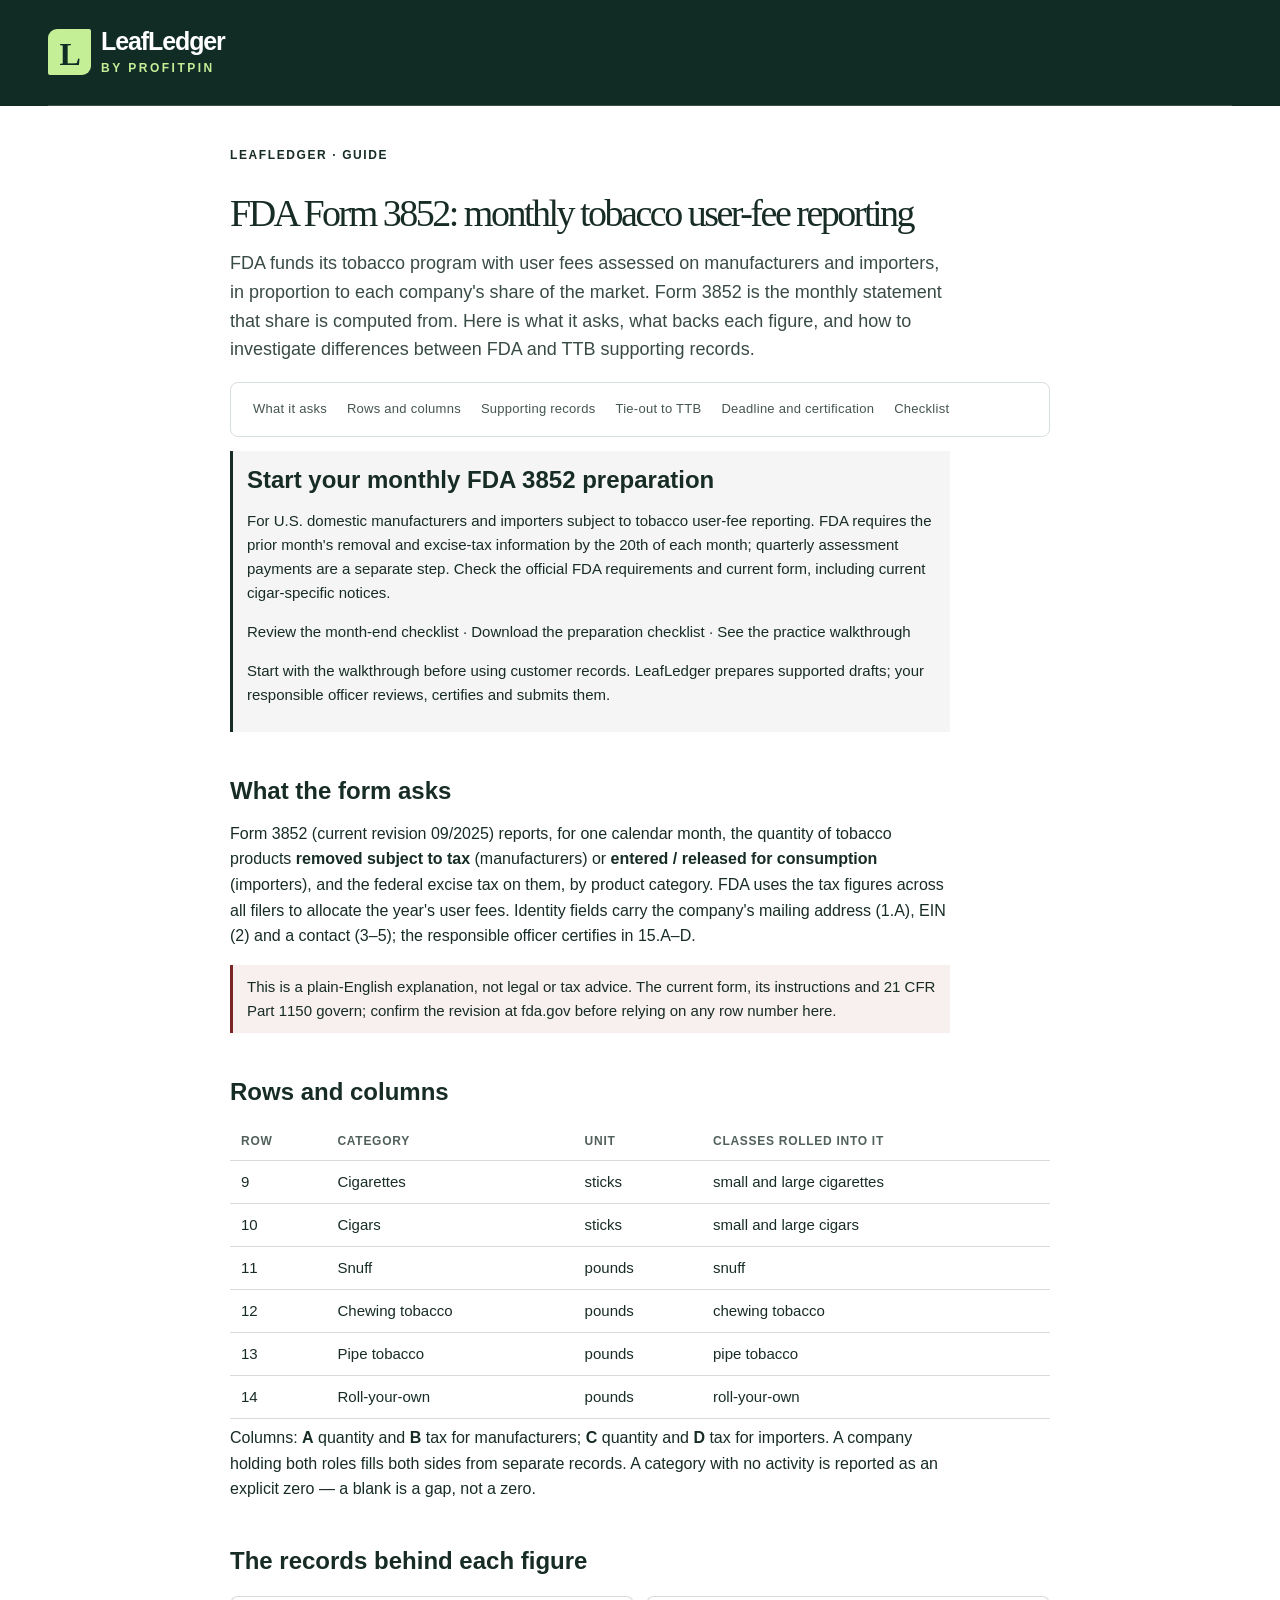
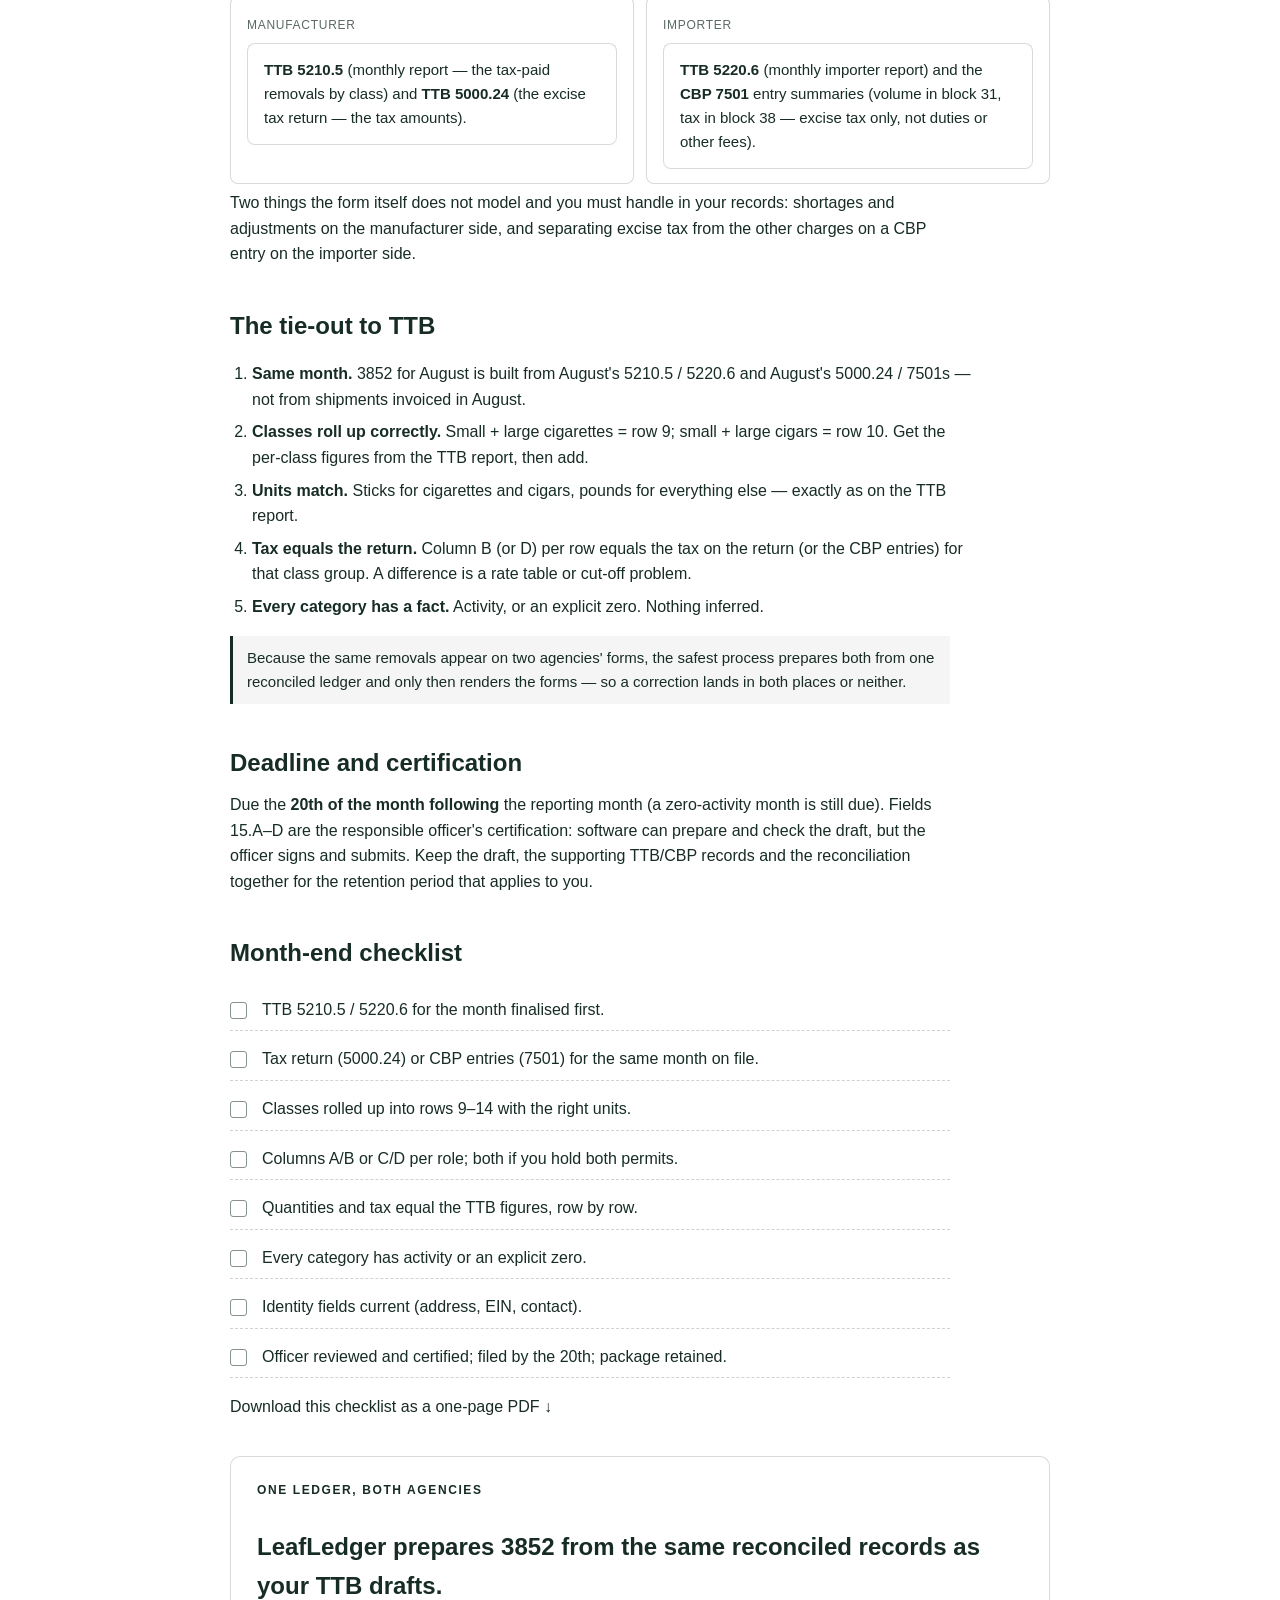
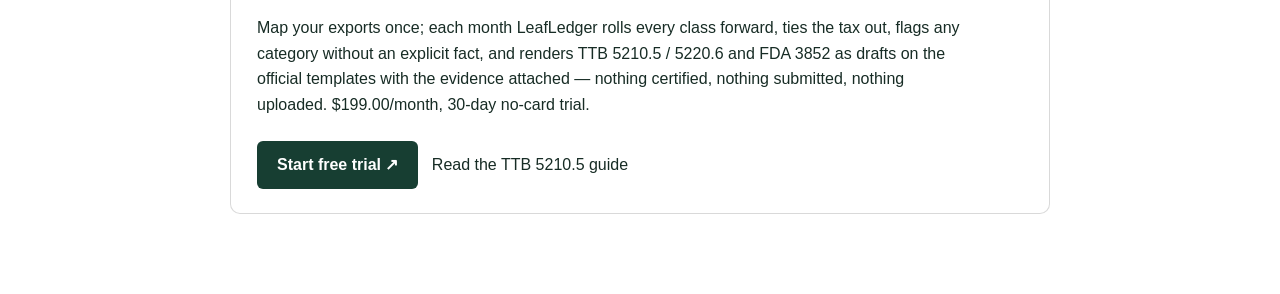
<file: fda-3852-tobacco-user-fee-report.html>
<!doctype html>
<html lang="en">
<head>
  <meta charset="utf-8"><meta name="viewport" content="width=device-width,initial-scale=1">
  <meta name="theme-color" content="#112c25">
  <link rel="icon" href="/icon-512.png" type="image/png">
  <link rel="stylesheet" href="./styles.css">
  <style>
    .tutorial{max-width:860px;margin:0 auto;padding:40px 20px 80px}
    .tutorial h1{font-size:38px;line-height:1.1;margin:8px 0 14px}
    .tutorial h2{font-size:24px;margin:40px 0 10px}
    .tutorial h3{font-size:19px;margin:28px 0 8px}
    .tutorial p,.tutorial li{color:var(--ink);line-height:1.6}
    .muted{color:var(--muted);font-size:15px}
    video{width:100%;max-width:100%;aspect-ratio:16/10;background:#000;border-radius:8px;border:1px solid var(--line)}
    .links{display:flex;gap:14px;flex-wrap:wrap;align-items:center;margin:14px 0 6px}
    .toc{background:var(--white);border:1px solid var(--line);border-radius:8px;padding:16px 22px;margin:22px 0}
    .toc ol{margin:6px 0 0;padding-left:20px}
    .notice{background:#fbecd3;color:#5d3d0a;padding:12px 16px;border-radius:6px;margin:18px 0}
    code{font-family:ui-monospace,Consolas,monospace;font-size:.92em;background:var(--white);border:1px solid var(--line);border-radius:4px;padding:1px 5px}
    ul.check{list-style:none;padding:0}ul.check li::before{content:"☐ ";color:var(--muted)}
  </style>
<title>FDA Form 3852 Tobacco User Fee Report Guide | LeafLedger</title>
<meta name="description" content="What FDA 3852 asks of tobacco manufacturers and importers each month — the six product rows, the manufacturer and importer columns, the TTB and CBP records that back every figure, the 20th-of-the-month deadline, and the reconciliation that keeps FDA and TTB numbers identical.">
<link rel="canonical" href="https://getleafledger.com/fda-3852-tobacco-user-fee-report.html">
<meta property="og:type" content="article"><meta property="og:site_name" content="LeafLedger"><meta property="og:title" content="FDA Form 3852 Tobacco User Fee Report Guide | LeafLedger"><meta property="og:description" content="What FDA 3852 asks of tobacco manufacturers and importers each month — the six product rows, the manufacturer and importer columns, the TTB and CBP records that back every figure, the 20th-of-the-month deadline, and the reconciliation that keeps FDA and TTB numbers identical."><meta property="og:url" content="https://getleafledger.com/fda-3852-tobacco-user-fee-report.html"><meta name="twitter:card" content="summary">

<style>
  .g{max-width:860px;margin:0 auto;padding:40px 20px 80px;line-height:1.6}
  .g h1{font-size:38px;line-height:1.1;margin:8px 0 14px}.g h2{font-size:24px;margin:40px 0 10px}.g h3{font-size:18px;margin:26px 0 6px}
  .g p,.g li{max-width:720px}.g ul,.g ol{padding-left:22px}.g li{margin-bottom:7px}
  .g .lede{font-size:18px;opacity:.85;max-width:720px}
  .g .toc{display:flex;flex-wrap:wrap;gap:6px 20px;font-size:13px;margin:10px 0 0;letter-spacing:.02em}.g .toc a{text-decoration:none;opacity:.8}.g .toc a:hover{opacity:1;text-decoration:underline}
  .g .cards{display:grid;grid-template-columns:repeat(auto-fit,minmax(200px,1fr));gap:12px;margin:16px 0 6px}
  .g .cards div{border:1px solid rgba(0,0,0,.15);border-radius:8px;padding:14px 16px;background:rgba(255,255,255,.55)}
  .g .cards .k{font-size:12px;letter-spacing:.06em;text-transform:uppercase;opacity:.7}.g .cards .v{margin-top:6px;font-size:15px}
  .g table{width:100%;border-collapse:collapse;font-size:15px;margin:12px 0 6px;background:rgba(255,255,255,.55)}
  .g th,.g td{text-align:left;padding:9px 11px;border-bottom:1px solid rgba(0,0,0,.15);vertical-align:top}.g th{font-size:12px;letter-spacing:.06em;text-transform:uppercase;opacity:.75;font-weight:600}
  .g .check{list-style:none;padding:0;max-width:720px}.g .check li{display:grid;grid-template-columns:24px 1fr;gap:8px;padding:8px 0;border-bottom:1px dashed rgba(0,0,0,.18)}.g .check li::before{content:"";width:15px;height:15px;border:1.5px solid currentColor;border-radius:3px;margin-top:5px;opacity:.7}
  .g .note{border-left:3px solid currentColor;padding:10px 14px;margin:14px 0;max-width:720px;background:rgba(0,0,0,.04);font-size:15px}
  .g .caution{background:rgba(160,40,40,.07);border-left-color:#7a2626}
  .g .cta{border:1px solid rgba(0,0,0,.15);border-radius:10px;padding:24px 26px;margin-top:36px;background:rgba(255,255,255,.6)}
  .g .cta h2{margin-top:0}.g .cta .btn{display:inline-block;padding:11px 20px;border-radius:6px;background:#173e32;color:#fff !important;text-decoration:none;font-weight:600;margin-top:8px}
  @media print{header,footer,.g .cta,.g .toc{display:none}.g{padding:0}}
</style>
<script type="application/ld+json">[{"@context": "https://schema.org", "@type": "HowTo", "name": "FDA Form 3852 tobacco user-fee report: rows, columns, deadline, and how to tie it to TTB", "description": "What FDA 3852 asks of tobacco manufacturers and importers each month — the six product rows, the manufacturer and importer columns, the TTB and CBP records that back every figure, the 20th-of-the-month deadline, and the reconciliation that keeps FDA and TTB numbers identical.", "step": [{"@type": "HowToStep", "name": "Assemble the supporting records", "text": "Manufacturers: TTB 5210.5 and the 5000.24 excise return. Importers: TTB 5220.6 and CBP 7501 entries."}, {"@type": "HowToStep", "name": "Fill the six category rows", "text": "Cigarettes (row 9) and cigars (10) in sticks; snuff (11), chewing tobacco (12), pipe tobacco (13), roll-your-own (14) in pounds."}, {"@type": "HowToStep", "name": "Use the right columns", "text": "Manufacturer quantity/tax in columns A/B, importer in C/D."}, {"@type": "HowToStep", "name": "Reconcile to TTB before signing", "text": "Removed-tax-paid quantities and tax on 3852 equal the TTB report and return for the same month."}, {"@type": "HowToStep", "name": "File by the 20th", "text": "Due the 20th of the month following the reporting month; the responsible officer certifies in fields 15.A–D."}]}, {"@context": "https://schema.org", "@type": "FAQPage", "mainEntity": [{"@type": "Question", "name": "When is FDA Form 3852 due?", "acceptedAnswer": {"@type": "Answer", "text": "The 20th day of the month following the reporting month, every month, including months with no removals."}}, {"@type": "Question", "name": "Which records support FDA 3852?", "acceptedAnswer": {"@type": "Answer", "text": "For manufacturers TTB 5210.5 and the excise tax return TTB 5000.24; for importers TTB 5220.6 and the CBP 7501 entry summaries."}}, {"@type": "Question", "name": "Do FDA 3852 and TTB 5210.5 have to match?", "acceptedAnswer": {"@type": "Answer", "text": "Yes. They report the same month's tax-paid removals; a difference is a finding at one agency or the other."}}]}]</script>
  <link rel="apple-touch-icon" href="/icon-512.png">
</head>
<body>
  <div class="dark-opening">
    <header class="header wrap">
      <a class="brand" href="./" aria-label="LeafLedger home"><span class="brand-mark" aria-hidden="true">L</span><span class="brand-wordmark"><span>LeafLedger</span><small>BY PROFITPIN</small></span></a>
    </header>
  </div>
  
<main class="g" id="main">
  <p class="eyebrow">LEAFLEDGER · GUIDE</p>
  <h1>FDA Form 3852: monthly tobacco user-fee reporting</h1>
  <p class="lede">FDA funds its tobacco program with user fees assessed on manufacturers and importers, in proportion to each company's share of the market. Form 3852 is the monthly statement that share is computed from. Here is what it asks, what backs each figure, and how to investigate differences between FDA and TTB supporting records.</p>
  <nav class="toc" aria-label="On this page"><a href="#what">What it asks</a><a href="#rows">Rows and columns</a><a href="#support">Supporting records</a><a href="#recon">Tie-out to TTB</a><a href="#deadline">Deadline and certification</a><a href="#checklist">Checklist</a></nav>

  <section class="note" aria-labelledby="quick-start">
    <h2 id="quick-start" style="margin-top:0">Start your monthly FDA 3852 preparation</h2>
    <p>For U.S. domestic manufacturers and importers subject to tobacco user-fee reporting. FDA requires the prior month's removal and excise-tax information by the 20th of each month; quarterly assessment payments are a separate step. Check the <a href="https://www.fda.gov/tobacco-products/manufacturing/tobacco-user-fees">official FDA requirements and current form</a>, including current cigar-specific notices.</p>
    <p><a href="#checklist">Review the month-end checklist</a> · <a href="fda-3852-month-end-checklist.pdf" download>Download the preparation checklist</a> · <a href="./tutorial.html">See the practice walkthrough</a></p>
    <p>Start with the walkthrough before using customer records. LeafLedger prepares supported drafts; your responsible officer reviews, certifies and submits them.</p>
  </section>
  <h2 id="what">What the form asks</h2>
  <p>Form 3852 (current revision 09/2025) reports, for one calendar month, the quantity of tobacco products <b>removed subject to tax</b> (manufacturers) or <b>entered / released for consumption</b> (importers), and the federal excise tax on them, by product category. FDA uses the tax figures across all filers to allocate the year's user fees. Identity fields carry the company's mailing address (1.A), EIN (2) and a contact (3–5); the responsible officer certifies in 15.A–D.</p>
  <div class="note caution">This is a plain-English explanation, not legal or tax advice. The current form, its instructions and 21 CFR Part 1150 govern; confirm the revision at fda.gov before relying on any row number here.</div>

  <h2 id="rows">Rows and columns</h2>
  <table>
    <thead><tr><th>Row</th><th>Category</th><th>Unit</th><th>Classes rolled into it</th></tr></thead>
    <tbody>
      <tr><td>9</td><td>Cigarettes</td><td>sticks</td><td>small and large cigarettes</td></tr>
      <tr><td>10</td><td>Cigars</td><td>sticks</td><td>small and large cigars</td></tr>
      <tr><td>11</td><td>Snuff</td><td>pounds</td><td>snuff</td></tr>
      <tr><td>12</td><td>Chewing tobacco</td><td>pounds</td><td>chewing tobacco</td></tr>
      <tr><td>13</td><td>Pipe tobacco</td><td>pounds</td><td>pipe tobacco</td></tr>
      <tr><td>14</td><td>Roll-your-own</td><td>pounds</td><td>roll-your-own</td></tr>
    </tbody>
  </table>
  <p>Columns: <b>A</b> quantity and <b>B</b> tax for manufacturers; <b>C</b> quantity and <b>D</b> tax for importers. A company holding both roles fills both sides from separate records. A category with no activity is reported as an explicit zero — a blank is a gap, not a zero.</p>

  <h2 id="support">The records behind each figure</h2>
  <div class="cards">
    <div><span class="k">Manufacturer</span><div class="v"><b>TTB 5210.5</b> (monthly report — the tax-paid removals by class) and <b>TTB 5000.24</b> (the excise tax return — the tax amounts).</div></div>
    <div><span class="k">Importer</span><div class="v"><b>TTB 5220.6</b> (monthly importer report) and the <b>CBP 7501</b> entry summaries (volume in block 31, tax in block 38 — excise tax only, not duties or other fees).</div></div>
  </div>
  <p>Two things the form itself does not model and you must handle in your records: shortages and adjustments on the manufacturer side, and separating excise tax from the other charges on a CBP entry on the importer side.</p>

  <h2 id="recon">The tie-out to TTB</h2>
  <ol>
    <li><b>Same month.</b> 3852 for August is built from August's 5210.5 / 5220.6 and August's 5000.24 / 7501s — not from shipments invoiced in August.</li>
    <li><b>Classes roll up correctly.</b> Small + large cigarettes = row 9; small + large cigars = row 10. Get the per-class figures from the TTB report, then add.</li>
    <li><b>Units match.</b> Sticks for cigarettes and cigars, pounds for everything else — exactly as on the TTB report.</li>
    <li><b>Tax equals the return.</b> Column B (or D) per row equals the tax on the return (or the CBP entries) for that class group. A difference is a rate table or cut-off problem.</li>
    <li><b>Every category has a fact.</b> Activity, or an explicit zero. Nothing inferred.</li>
  </ol>
  <div class="note">Because the same removals appear on two agencies' forms, the safest process prepares both from one reconciled ledger and only then renders the forms — so a correction lands in both places or neither.</div>

  <h2 id="deadline">Deadline and certification</h2>
  <p>Due the <b>20th of the month following</b> the reporting month (a zero-activity month is still due). Fields 15.A–D are the responsible officer's certification: software can prepare and check the draft, but the officer signs and submits. Keep the draft, the supporting TTB/CBP records and the reconciliation together for the retention period that applies to you.</p>

  <h2 id="checklist">Month-end checklist</h2>
  <ul class="check">
    <li>TTB 5210.5 / 5220.6 for the month finalised first.</li>
    <li>Tax return (5000.24) or CBP entries (7501) for the same month on file.</li>
    <li>Classes rolled up into rows 9–14 with the right units.</li>
    <li>Columns A/B or C/D per role; both if you hold both permits.</li>
    <li>Quantities and tax equal the TTB figures, row by row.</li>
    <li>Every category has activity or an explicit zero.</li>
    <li>Identity fields current (address, EIN, contact).</li>
    <li>Officer reviewed and certified; filed by the 20th; package retained.</li>
  </ul>
  <p><a href="fda-3852-month-end-checklist.pdf" download>Download this checklist as a one-page PDF ↓</a></p>

  <div class="cta">
    <p class="eyebrow">ONE LEDGER, BOTH AGENCIES</p>
    <h2>LeafLedger prepares 3852 from the same reconciled records as your TTB drafts.</h2>
    <p>Map your exports once; each month LeafLedger rolls every class forward, ties the tax out, flags any category without an explicit fact, and renders TTB 5210.5 / 5220.6 and FDA 3852 as drafts on the official templates with the evidence attached — nothing certified, nothing submitted, nothing uploaded. $199.00/month, 30-day no-card trial.</p>
    <a class="btn" href="https://license.getleafledger.com/trial">Start free trial ↗</a> &nbsp; <a href="./ttb-5210-5-monthly-report.html">Read the TTB 5210.5 guide</a>
  </div>
</main>

<script src="/lead-source.js" defer></script></body>
</html>
</file>
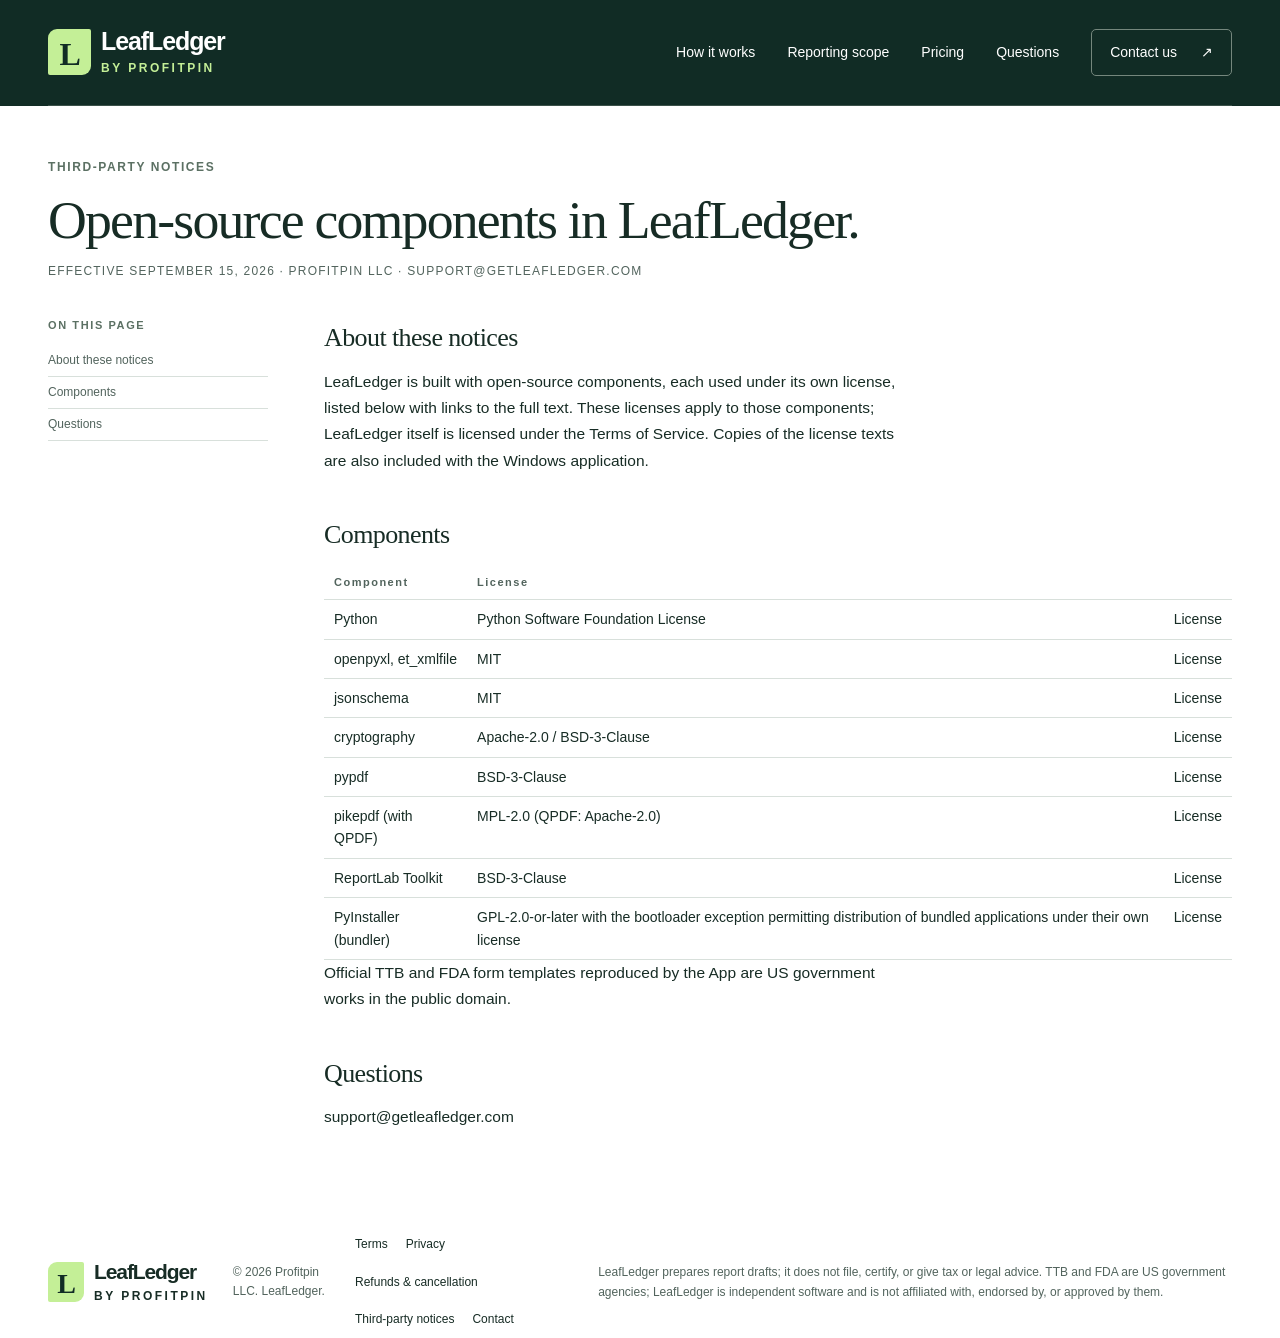
<file: licenses.html>
<!DOCTYPE html>
<html lang="en">
<head>
<meta charset="utf-8">
<meta name="viewport" content="width=device-width, initial-scale=1">
<title>Third-party notices — LeafLedger</title>
<meta name="description" content="Open-source components used in LeafLedger and their licenses.">
<link rel="canonical" href="https://getleafledger.com/licenses.html">
<link rel="icon" href="data:image/svg+xml,%3Csvg xmlns='http://www.w3.org/2000/svg' viewBox='0 0 40 40'%3E%3Crect width='40' height='40' rx='10' fill='%23112c25'/%3E%3Cpath d='M11 10v20h18v-5H16V10z' fill='%23c4ef97'/%3E%3C/svg%3E">
<link rel="stylesheet" href="./styles.css">
<style>
  .legal-header { background: var(--forest); color: white; }
  .legal-intro { padding: 52px 0 6px; }
  .legal-intro h1 { font-family: Georgia, serif; font-weight: 400; font-size: clamp(36px, 4.2vw, 54px); letter-spacing: -1.8px; margin-bottom: 12px; }
  .legal-intro .eyebrow { color: #5b7063; margin-bottom: 14px; }
  .legal-meta { font-size: 12px; letter-spacing: 1.2px; color: var(--muted); margin: 0 0 30px; }
  .legal-layout { display: grid; grid-template-columns: 220px 1fr; gap: 56px; align-items: start; padding-bottom: 80px; }
  .legal-toc { position: sticky; top: 24px; font-size: 12px; }
  .legal-toc strong { display: block; font-size: 11px; letter-spacing: 1.6px; color: #5b7063; margin-bottom: 10px; }
  .legal-toc a { display: block; padding: 6px 0; border-bottom: 1px solid var(--line); color: var(--muted); }
  .legal-toc a:hover { color: var(--ink); }
  .legal-body h2 { font-family: Georgia, serif; font-weight: 400; font-size: 26px; letter-spacing: -.6px; margin: 40px 0 10px; }
  .legal-body section:first-child h2 { margin-top: 0; }
  .legal-body p, .legal-body li { max-width: 68ch; font-size: 15.5px; line-height: 1.7; }
  .legal-body ul { padding-left: 22px; }
  .plain { border-left: 3px solid var(--forest); background: var(--paper); padding: 12px 16px; margin: 0 0 18px; max-width: 68ch; font-size: 15px; border-radius: 0 6px 6px 0; }
  .plain strong { display: block; font-size: 11px; letter-spacing: 1.6px; color: #5b7063; margin-bottom: 4px; }
  .legal-body code { font-family: Consolas, monospace; font-size: .92em; background: var(--paper); border: 1px solid var(--line); padding: 1px 5px; border-radius: 3px; }
  .legal-body table { border-collapse: collapse; width: 100%; font-size: 14px; }
  .legal-body th, .legal-body td { text-align: left; padding: 8px 10px; border-bottom: 1px solid var(--line); vertical-align: top; }
  .legal-body th { font-size: 11px; letter-spacing: 1.5px; color: var(--muted); }
  .legal-links { display: flex; gap: 18px; flex-wrap: wrap; font-size: 12px; }
  .footer-legal { width: 100%; font-size: 12px; color: var(--muted); line-height: 1.7; }
  @media (max-width: 860px) { .legal-layout { grid-template-columns: 1fr; gap: 20px; } .legal-toc { position: static; } }
</style>
  <link rel="apple-touch-icon" href="/icon-512.png">
</head>
<body>
  <a class="skip" href="#main">Skip to content</a>
  <div class="legal-header"><header class="header wrap">
    <a class="brand" href="./"><span class="brand-mark" aria-hidden="true">L</span><span class="brand-wordmark"><span>LeafLedger</span><small>BY PROFITPIN</small></span></a>
    <nav aria-label="Main navigation"><a href="./#workflow">How it works</a><a href="./#coverage">Reporting scope</a><a href="./#pricing">Pricing</a><a href="./#questions">Questions</a><a class="nav-contact" href="mailto:support@getleafledger.com">Contact us <span aria-hidden="true">↗</span></a></nav>
  </header></div>
  <main id="main" class="wrap">
    <div class="legal-intro">
      <p class="eyebrow">THIRD-PARTY NOTICES</p>
      <h1>Open-source components in LeafLedger.</h1>
      <p class="legal-meta">EFFECTIVE SEPTEMBER 15, 2026 · PROFITPIN LLC · SUPPORT@GETLEAFLEDGER.COM</p>
    </div>
    <div class="legal-layout">
      <nav class="legal-toc" aria-label="On this page"><strong>ON THIS PAGE</strong><a href="#about">About these notices</a><a href="#components">Components</a><a href="#contact">Questions</a></nav>
      <div class="legal-body">
      <section id="about">
        <h2>About these notices</h2>
        <p>LeafLedger is built with open-source components, each used under its own license, listed below with links to the full text. These licenses apply to those components; LeafLedger itself is licensed under the <a href="./terms.html">Terms of Service</a>. Copies of the license texts are also included with the Windows application.</p>
      </section>
      <section id="components">
        <h2>Components</h2>
        <table><thead><tr><th>Component</th><th>License</th><th></th></tr></thead><tbody>
        <tr><td>Python</td><td>Python Software Foundation License</td><td><a href="https://docs.python.org/3/license.html">License</a></td></tr>
        <tr><td>openpyxl, et_xmlfile</td><td>MIT</td><td><a href="https://foss.heptapod.net/openpyxl/openpyxl/-/blob/branch/3.1/LICENCE.rst">License</a></td></tr>
        <tr><td>jsonschema</td><td>MIT</td><td><a href="https://github.com/python-jsonschema/jsonschema/blob/main/COPYING">License</a></td></tr>
        <tr><td>cryptography</td><td>Apache-2.0 / BSD-3-Clause</td><td><a href="https://github.com/pyca/cryptography/blob/main/LICENSE">License</a></td></tr>
        <tr><td>pypdf</td><td>BSD-3-Clause</td><td><a href="https://github.com/py-pdf/pypdf/blob/main/LICENSE">License</a></td></tr>
        <tr><td>pikepdf (with QPDF)</td><td>MPL-2.0 (QPDF: Apache-2.0)</td><td><a href="https://github.com/pikepdf/pikepdf/blob/main/LICENSE.txt">License</a></td></tr>
        <tr><td>ReportLab Toolkit</td><td>BSD-3-Clause</td><td><a href="https://github.com/MrBitBucket/reportlab-mirror/blob/master/LICENSE">License</a></td></tr>
        <tr><td>PyInstaller (bundler)</td><td>GPL-2.0-or-later with the bootloader exception permitting distribution of bundled applications under their own license</td><td><a href="https://github.com/pyinstaller/pyinstaller/blob/develop/COPYING.txt">License</a></td></tr>
        </tbody></table>
        <p>Official TTB and FDA form templates reproduced by the App are US government works in the public domain.</p>
      </section>
      <section id="contact">
        <h2>Questions</h2>
        <p><a href="mailto:support@getleafledger.com">support@getleafledger.com</a></p>
      </section>
      </div>
    </div>
  </main>
  <footer class="wrap footer"><a class="brand" href="./"><span class="brand-mark" aria-hidden="true">L</span><span class="brand-wordmark"><span>LeafLedger</span><small>BY PROFITPIN</small></span></a><p>© 2026 Profitpin LLC. LeafLedger.</p><div class="legal-links"><a href="./terms.html">Terms</a><a href="./privacy.html">Privacy</a><a href="./refunds.html">Refunds &amp; cancellation</a><a href="./licenses.html">Third-party notices</a><a href="mailto:support@getleafledger.com">Contact</a></div><p class="footer-legal">LeafLedger prepares report drafts; it does not file, certify, or give tax or legal advice. TTB and FDA are US government agencies; LeafLedger is independent software and is not affiliated with, endorsed by, or approved by them.</p></footer>
<script src="/lead-source.js" defer></script></body>
</html>
</file>
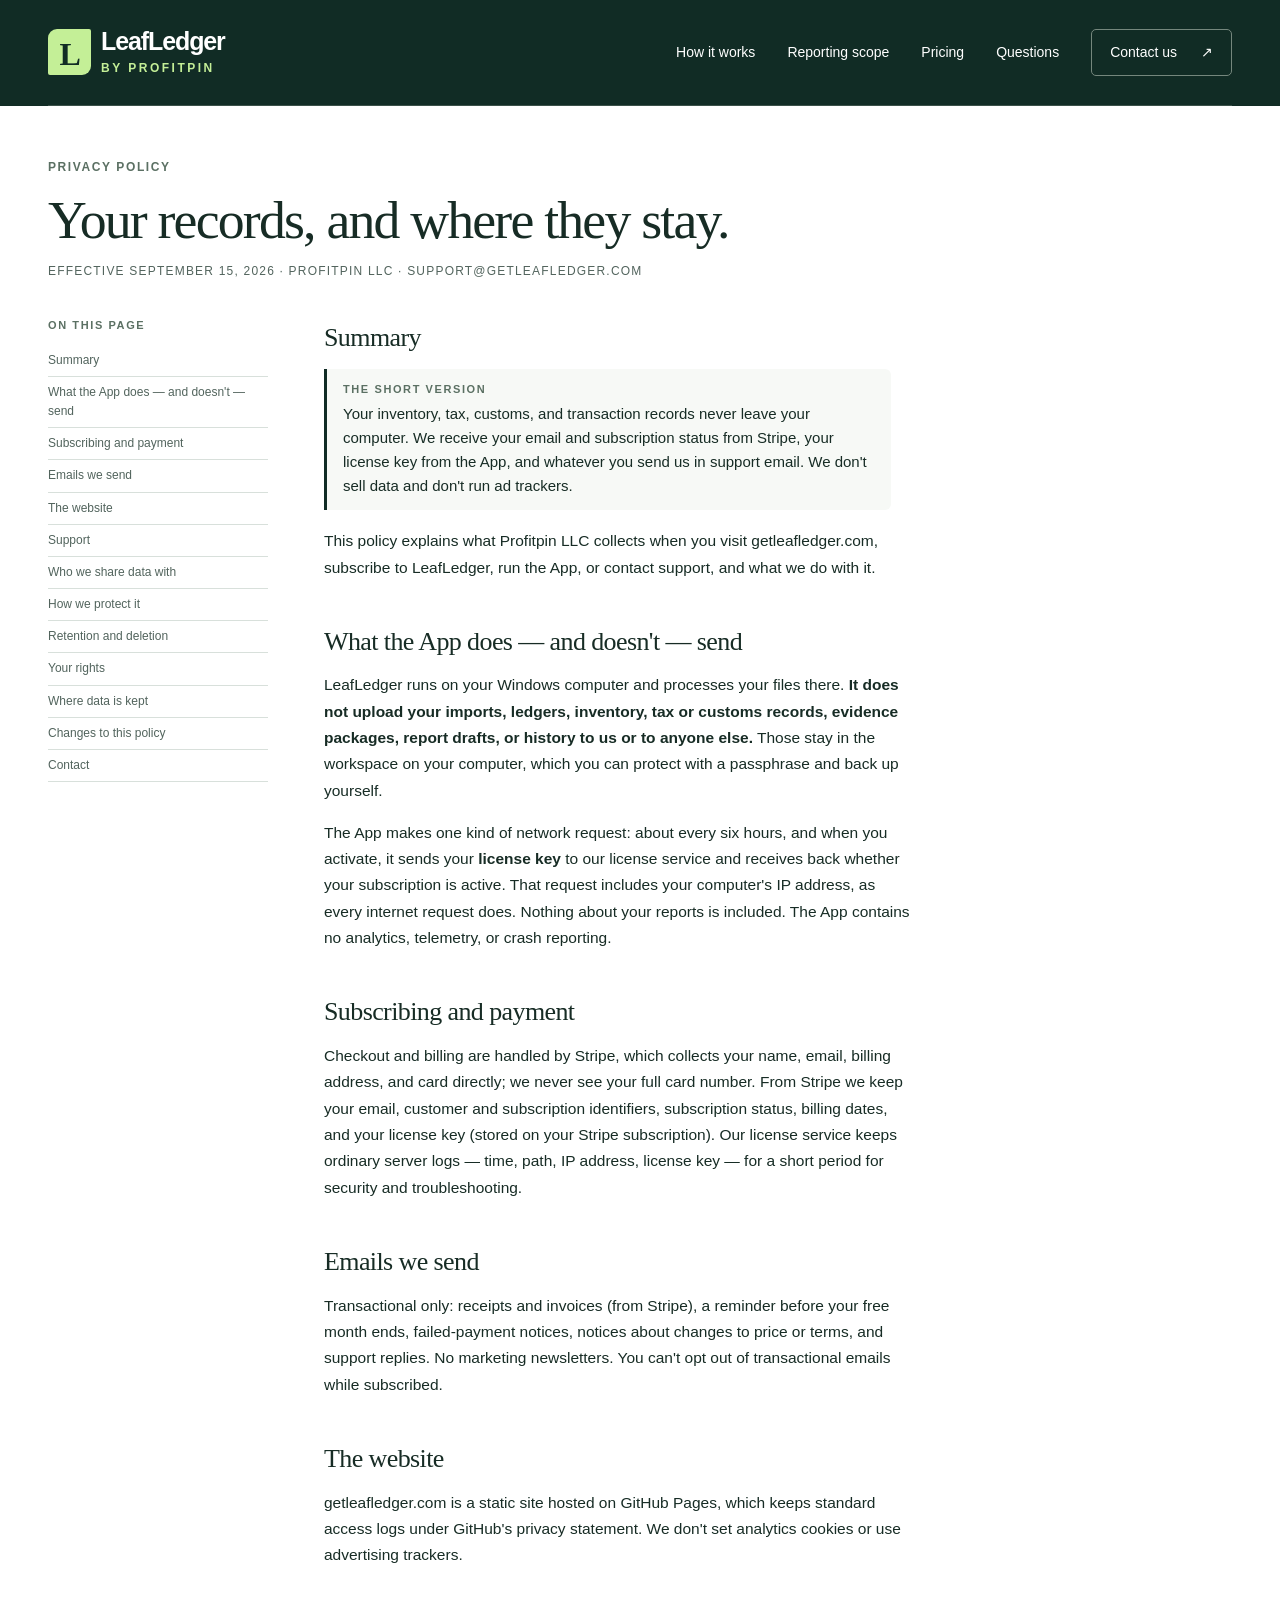
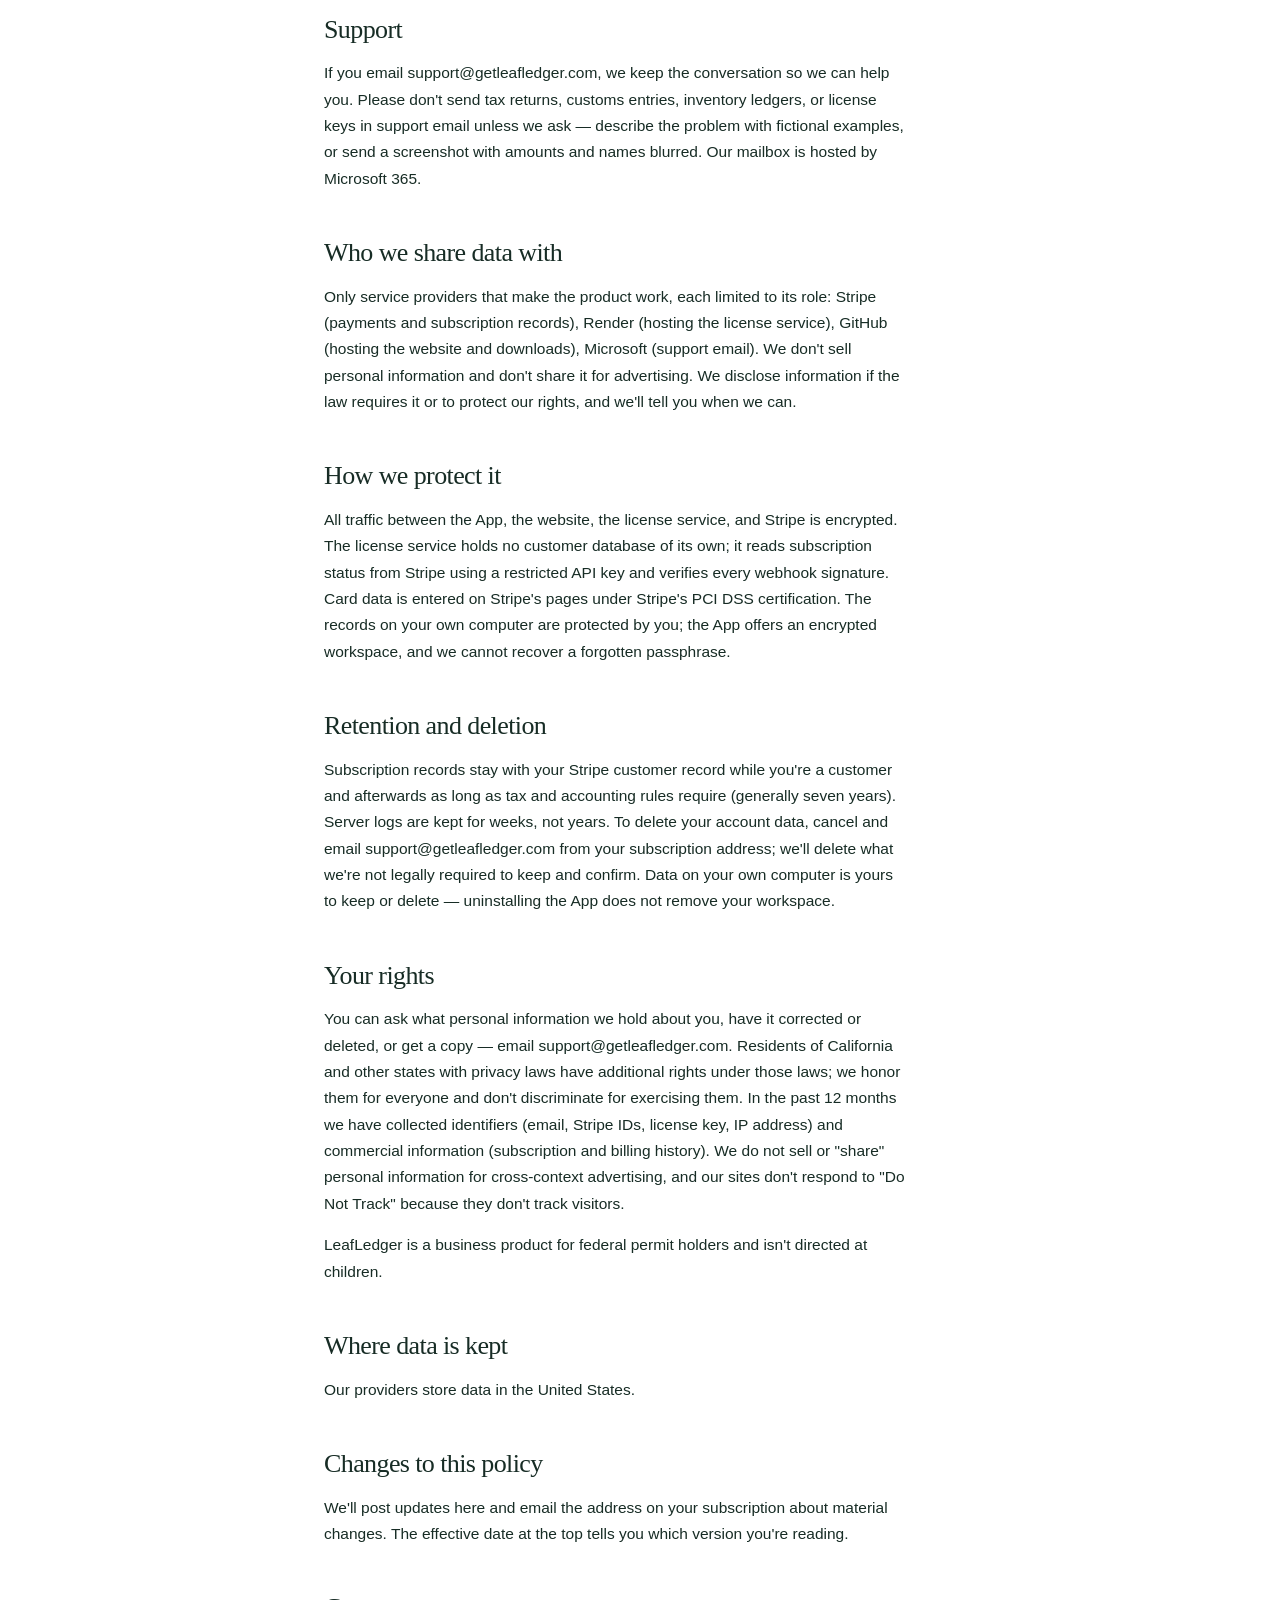
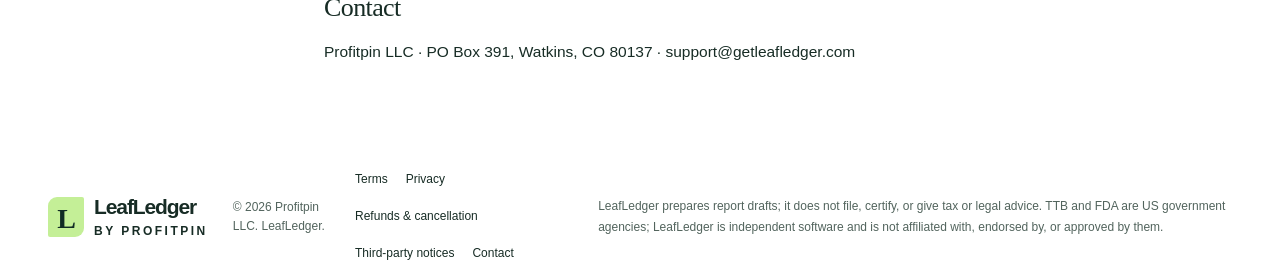
<file: privacy.html>
<!DOCTYPE html>
<html lang="en">
<head>
<meta charset="utf-8">
<meta name="viewport" content="width=device-width, initial-scale=1">
<title>Privacy Policy — LeafLedger</title>
  <meta property="og:type" content="website">
  <meta property="og:site_name" content="LeafLedger">
  <meta property="og:title" content="LeafLedger — TTB 5210.5 / 5220.6 & FDA 3852 tobacco reporting software for manufacturers and importers">
  <meta property="og:description" content="Windows software that reconciles your monthly tobacco records and prepares TTB 5210.5, TTB 5220.6 and FDA 3852 report drafts with a full paper trail. Runs on your own computer. $199/month, 30-day no-card trial.">
  <meta property="og:url" content="https://getleafledger.com/privacy.html">
  <meta name="twitter:card" content="summary">
<meta name="description" content="What LeafLedger collects at checkout, from the App, and in support — and what never leaves your computer.">
<link rel="canonical" href="https://getleafledger.com/privacy.html">
<link rel="icon" href="data:image/svg+xml,%3Csvg xmlns='http://www.w3.org/2000/svg' viewBox='0 0 40 40'%3E%3Crect width='40' height='40' rx='10' fill='%23112c25'/%3E%3Cpath d='M11 10v20h18v-5H16V10z' fill='%23c4ef97'/%3E%3C/svg%3E">
<link rel="stylesheet" href="./styles.css">
<style>
  .legal-header { background: var(--forest); color: white; }
  .legal-intro { padding: 52px 0 6px; }
  .legal-intro h1 { font-family: Georgia, serif; font-weight: 400; font-size: clamp(36px, 4.2vw, 54px); letter-spacing: -1.8px; margin-bottom: 12px; }
  .legal-intro .eyebrow { color: #5b7063; margin-bottom: 14px; }
  .legal-meta { font-size: 12px; letter-spacing: 1.2px; color: var(--muted); margin: 0 0 30px; }
  .legal-layout { display: grid; grid-template-columns: 220px 1fr; gap: 56px; align-items: start; padding-bottom: 80px; }
  .legal-toc { position: sticky; top: 24px; font-size: 12px; }
  .legal-toc strong { display: block; font-size: 11px; letter-spacing: 1.6px; color: #5b7063; margin-bottom: 10px; }
  .legal-toc a { display: block; padding: 6px 0; border-bottom: 1px solid var(--line); color: var(--muted); }
  .legal-toc a:hover { color: var(--ink); }
  .legal-body h2 { font-family: Georgia, serif; font-weight: 400; font-size: 26px; letter-spacing: -.6px; margin: 40px 0 10px; }
  .legal-body section:first-child h2 { margin-top: 0; }
  .legal-body p, .legal-body li { max-width: 68ch; font-size: 15.5px; line-height: 1.7; }
  .legal-body ul { padding-left: 22px; }
  .plain { border-left: 3px solid var(--forest); background: var(--paper); padding: 12px 16px; margin: 0 0 18px; max-width: 68ch; font-size: 15px; border-radius: 0 6px 6px 0; }
  .plain strong { display: block; font-size: 11px; letter-spacing: 1.6px; color: #5b7063; margin-bottom: 4px; }
  .legal-body code { font-family: Consolas, monospace; font-size: .92em; background: var(--paper); border: 1px solid var(--line); padding: 1px 5px; border-radius: 3px; }
  .legal-body table { border-collapse: collapse; width: 100%; font-size: 14px; }
  .legal-body th, .legal-body td { text-align: left; padding: 8px 10px; border-bottom: 1px solid var(--line); vertical-align: top; }
  .legal-body th { font-size: 11px; letter-spacing: 1.5px; color: var(--muted); }
  .legal-links { display: flex; gap: 18px; flex-wrap: wrap; font-size: 12px; }
  .footer-legal { width: 100%; font-size: 12px; color: var(--muted); line-height: 1.7; }
  @media (max-width: 860px) { .legal-layout { grid-template-columns: 1fr; gap: 20px; } .legal-toc { position: static; } }
</style>
  <link rel="apple-touch-icon" href="/icon-512.png">
</head>
<body>
  <a class="skip" href="#main">Skip to content</a>
  <div class="legal-header"><header class="header wrap">
    <a class="brand" href="./"><span class="brand-mark" aria-hidden="true">L</span><span class="brand-wordmark"><span>LeafLedger</span><small>BY PROFITPIN</small></span></a>
    <nav aria-label="Main navigation"><a href="./#workflow">How it works</a><a href="./#coverage">Reporting scope</a><a href="./#pricing">Pricing</a><a href="./#questions">Questions</a><a class="nav-contact" href="mailto:support@getleafledger.com">Contact us <span aria-hidden="true">↗</span></a></nav>
  </header></div>
  <main id="main" class="wrap">
    <div class="legal-intro">
      <p class="eyebrow">PRIVACY POLICY</p>
      <h1>Your records, and where they stay.</h1>
      <p class="legal-meta">EFFECTIVE SEPTEMBER 15, 2026 · PROFITPIN LLC · SUPPORT@GETLEAFLEDGER.COM</p>
    </div>
    <div class="legal-layout">
      <nav class="legal-toc" aria-label="On this page"><strong>ON THIS PAGE</strong><a href="#summary">Summary</a><a href="#app">What the App does — and doesn't — send</a><a href="#checkout">Subscribing and payment</a><a href="#email">Emails we send</a><a href="#website">The website</a><a href="#support">Support</a><a href="#sharing">Who we share data with</a><a href="#security">How we protect it</a><a href="#retention">Retention and deletion</a><a href="#rights">Your rights</a><a href="#location">Where data is kept</a><a href="#changes">Changes to this policy</a><a href="#contact">Contact</a></nav>
      <div class="legal-body">
      <section id="summary">
        <h2>Summary</h2>
        <div class="plain"><strong>THE SHORT VERSION</strong>Your inventory, tax, customs, and transaction records never leave your computer. We receive your email and subscription status from Stripe, your license key from the App, and whatever you send us in support email. We don't sell data and don't run ad trackers.</div>
        <p>This policy explains what Profitpin LLC collects when you visit getleafledger.com, subscribe to LeafLedger, run the App, or contact support, and what we do with it.</p>
      </section>
      <section id="app">
        <h2>What the App does — and doesn't — send</h2>
        <p>LeafLedger runs on your Windows computer and processes your files there. <strong>It does not upload your imports, ledgers, inventory, tax or customs records, evidence packages, report drafts, or history to us or to anyone else.</strong> Those stay in the workspace on your computer, which you can protect with a passphrase and back up yourself.</p>
        <p>The App makes one kind of network request: about every six hours, and when you activate, it sends your <strong>license key</strong> to our license service and receives back whether your subscription is active. That request includes your computer's IP address, as every internet request does. Nothing about your reports is included. The App contains no analytics, telemetry, or crash reporting.</p>
      </section>
      <section id="checkout">
        <h2>Subscribing and payment</h2>
        <p>Checkout and billing are handled by <a href="https://stripe.com/privacy">Stripe</a>, which collects your name, email, billing address, and card directly; we never see your full card number. From Stripe we keep your email, customer and subscription identifiers, subscription status, billing dates, and your license key (stored on your Stripe subscription). Our license service keeps ordinary server logs — time, path, IP address, license key — for a short period for security and troubleshooting.</p>
      </section>
      <section id="email">
        <h2>Emails we send</h2>
        <p>Transactional only: receipts and invoices (from Stripe), a reminder before your free month ends, failed-payment notices, notices about changes to price or terms, and support replies. No marketing newsletters. You can't opt out of transactional emails while subscribed.</p>
      </section>
      <section id="website">
        <h2>The website</h2>
        <p>getleafledger.com is a static site hosted on GitHub Pages, which keeps standard access logs under <a href="https://docs.github.com/en/site-policy/privacy-policies/github-general-privacy-statement">GitHub's privacy statement</a>. We don't set analytics cookies or use advertising trackers.</p>
      </section>
      <section id="support">
        <h2>Support</h2>
        <p>If you email <a href="mailto:support@getleafledger.com">support@getleafledger.com</a>, we keep the conversation so we can help you. Please don't send tax returns, customs entries, inventory ledgers, or license keys in support email unless we ask — describe the problem with fictional examples, or send a screenshot with amounts and names blurred. Our mailbox is hosted by Microsoft 365.</p>
      </section>
      <section id="sharing">
        <h2>Who we share data with</h2>
        <p>Only service providers that make the product work, each limited to its role: Stripe (payments and subscription records), Render (hosting the license service), GitHub (hosting the website and downloads), Microsoft (support email). We don't sell personal information and don't share it for advertising. We disclose information if the law requires it or to protect our rights, and we'll tell you when we can.</p>
      </section>
      <section id="security">
        <h2>How we protect it</h2>
        <p>All traffic between the App, the website, the license service, and Stripe is encrypted. The license service holds no customer database of its own; it reads subscription status from Stripe using a restricted API key and verifies every webhook signature. Card data is entered on Stripe's pages under Stripe's PCI DSS certification. The records on your own computer are protected by you; the App offers an encrypted workspace, and we cannot recover a forgotten passphrase.</p>
      </section>
      <section id="retention">
        <h2>Retention and deletion</h2>
        <p>Subscription records stay with your Stripe customer record while you're a customer and afterwards as long as tax and accounting rules require (generally seven years). Server logs are kept for weeks, not years. To delete your account data, cancel and email <a href="mailto:support@getleafledger.com">support@getleafledger.com</a> from your subscription address; we'll delete what we're not legally required to keep and confirm. Data on your own computer is yours to keep or delete — uninstalling the App does not remove your workspace.</p>
      </section>
      <section id="rights">
        <h2>Your rights</h2>
        <p>You can ask what personal information we hold about you, have it corrected or deleted, or get a copy — email <a href="mailto:support@getleafledger.com">support@getleafledger.com</a>. Residents of California and other states with privacy laws have additional rights under those laws; we honor them for everyone and don't discriminate for exercising them. In the past 12 months we have collected identifiers (email, Stripe IDs, license key, IP address) and commercial information (subscription and billing history). We do not sell or "share" personal information for cross-context advertising, and our sites don't respond to "Do Not Track" because they don't track visitors.</p>
        <p>LeafLedger is a business product for federal permit holders and isn't directed at children.</p>
      </section>
      <section id="location">
        <h2>Where data is kept</h2>
        <p>Our providers store data in the United States.</p>
      </section>
      <section id="changes">
        <h2>Changes to this policy</h2>
        <p>We'll post updates here and email the address on your subscription about material changes. The effective date at the top tells you which version you're reading.</p>
      </section>
      <section id="contact">
        <h2>Contact</h2>
        <p>Profitpin LLC · PO Box 391, Watkins, CO 80137 · <a href="mailto:support@getleafledger.com">support@getleafledger.com</a></p>
      </section>
      </div>
    </div>
  </main>
  <footer class="wrap footer"><a class="brand" href="./"><span class="brand-mark" aria-hidden="true">L</span><span class="brand-wordmark"><span>LeafLedger</span><small>BY PROFITPIN</small></span></a><p>© 2026 Profitpin LLC. LeafLedger.</p><div class="legal-links"><a href="./terms.html">Terms</a><a href="./privacy.html">Privacy</a><a href="./refunds.html">Refunds &amp; cancellation</a><a href="./licenses.html">Third-party notices</a><a href="mailto:support@getleafledger.com">Contact</a></div><p class="footer-legal">LeafLedger prepares report drafts; it does not file, certify, or give tax or legal advice. TTB and FDA are US government agencies; LeafLedger is independent software and is not affiliated with, endorsed by, or approved by them.</p></footer>
<script src="/lead-source.js" defer></script></body>
</html>
</file>
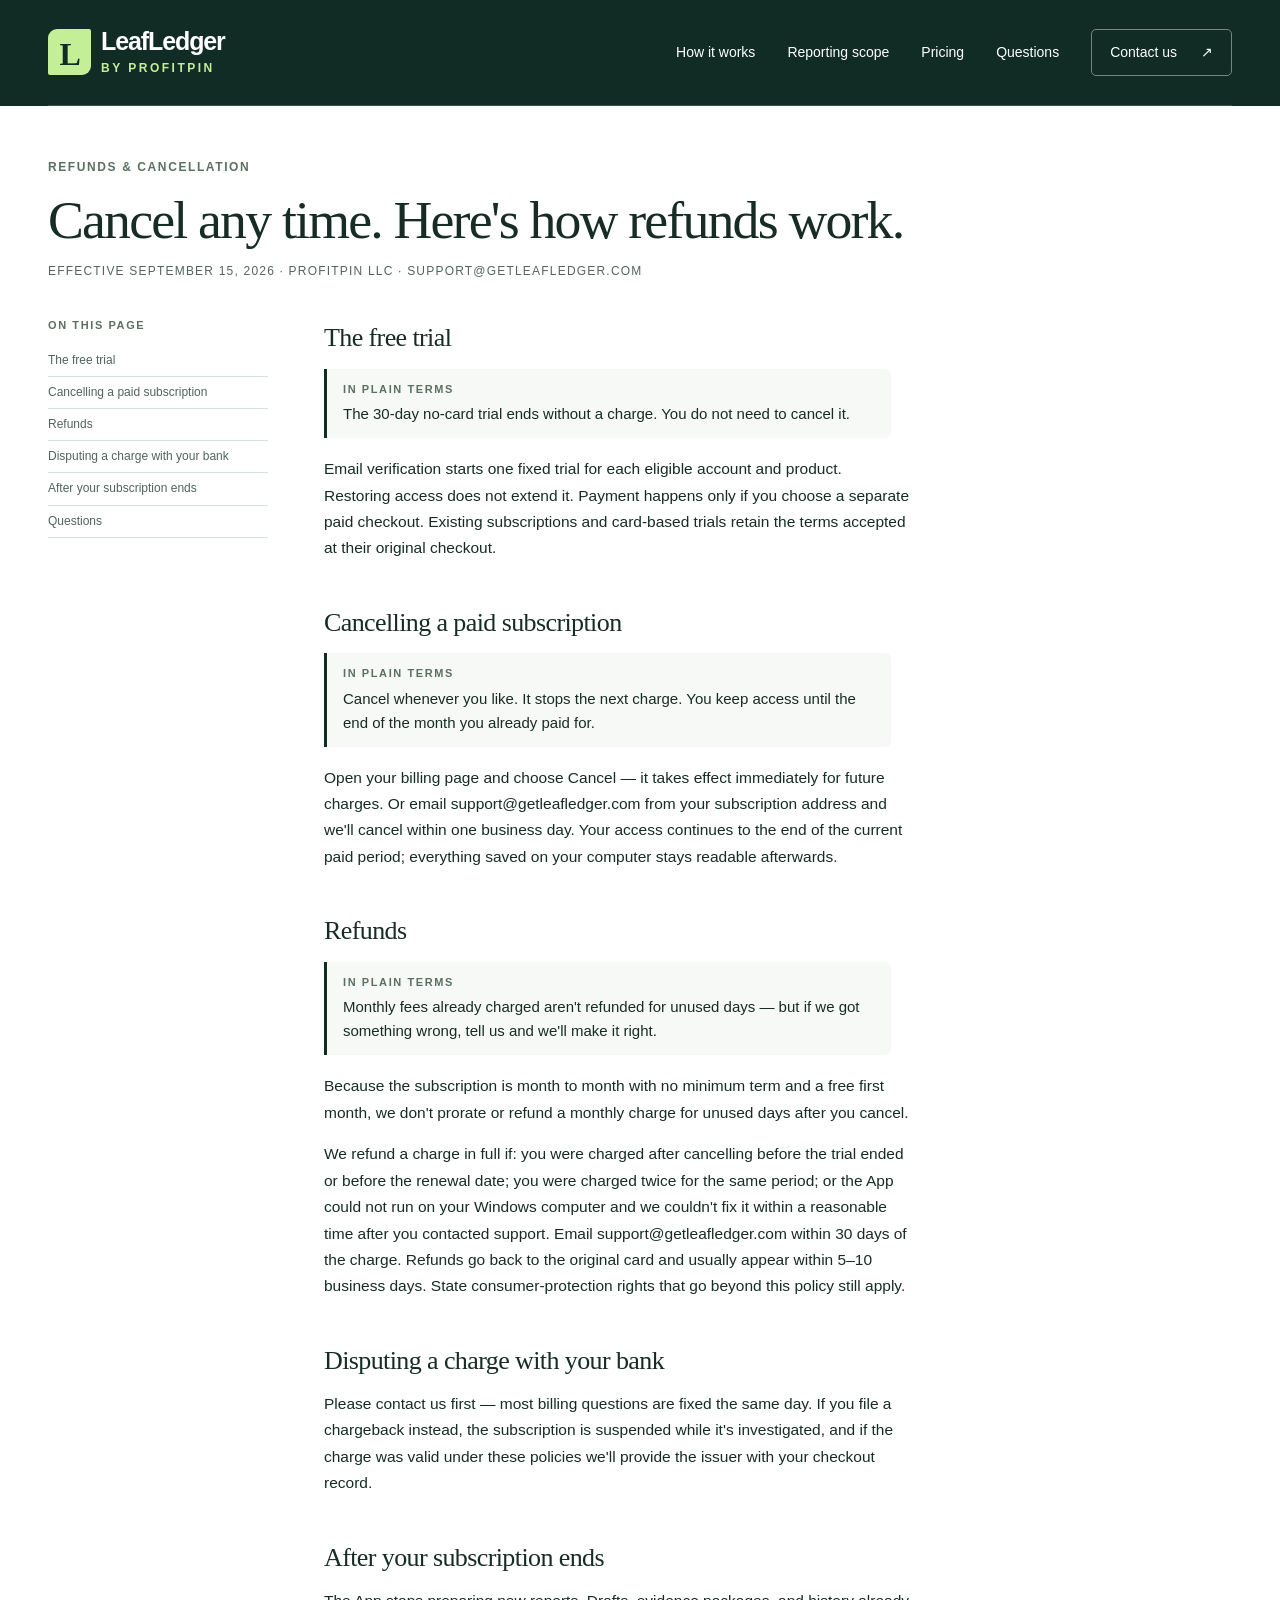
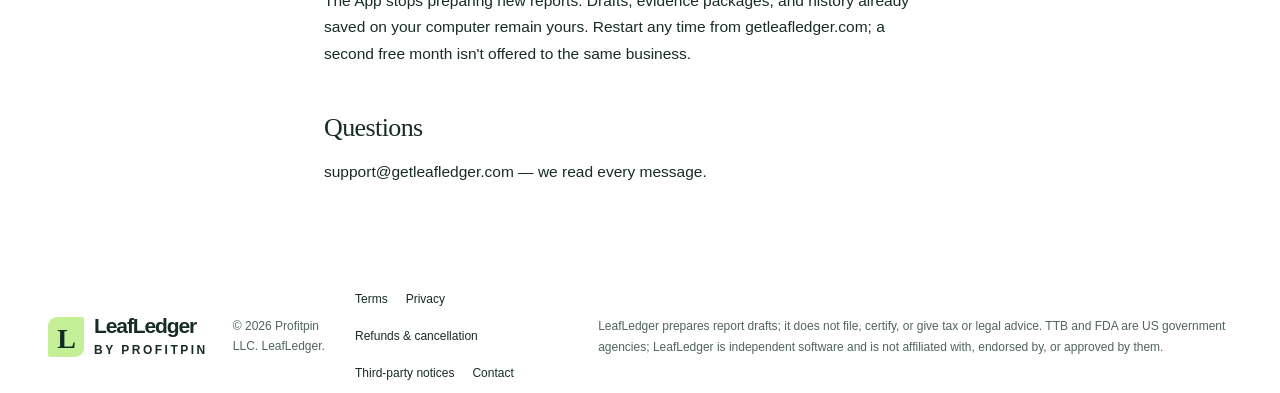
<file: refunds.html>
<!DOCTYPE html>
<html lang="en">
<head>
<meta charset="utf-8">
<meta name="viewport" content="width=device-width, initial-scale=1">
<title>Refunds & cancellation — LeafLedger</title>
  <meta property="og:type" content="website">
  <meta property="og:site_name" content="LeafLedger">
  <meta property="og:title" content="LeafLedger — TTB 5210.5 / 5220.6 & FDA 3852 tobacco reporting software for manufacturers and importers">
  <meta property="og:description" content="Windows software that reconciles your monthly tobacco records and prepares TTB 5210.5, TTB 5220.6 and FDA 3852 report drafts with a full paper trail. Runs on your own computer. $199/month, 30-day no-card trial.">
  <meta property="og:url" content="https://getleafledger.com/refunds.html">
  <meta name="twitter:card" content="summary">
<meta name="description" content="How to cancel LeafLedger, what happens to the free month, and when charges are refunded.">
<link rel="canonical" href="https://getleafledger.com/refunds.html">
<link rel="icon" href="data:image/svg+xml,%3Csvg xmlns='http://www.w3.org/2000/svg' viewBox='0 0 40 40'%3E%3Crect width='40' height='40' rx='10' fill='%23112c25'/%3E%3Cpath d='M11 10v20h18v-5H16V10z' fill='%23c4ef97'/%3E%3C/svg%3E">
<link rel="stylesheet" href="./styles.css">
<style>
  .legal-header { background: var(--forest); color: white; }
  .legal-intro { padding: 52px 0 6px; }
  .legal-intro h1 { font-family: Georgia, serif; font-weight: 400; font-size: clamp(36px, 4.2vw, 54px); letter-spacing: -1.8px; margin-bottom: 12px; }
  .legal-intro .eyebrow { color: #5b7063; margin-bottom: 14px; }
  .legal-meta { font-size: 12px; letter-spacing: 1.2px; color: var(--muted); margin: 0 0 30px; }
  .legal-layout { display: grid; grid-template-columns: 220px 1fr; gap: 56px; align-items: start; padding-bottom: 80px; }
  .legal-toc { position: sticky; top: 24px; font-size: 12px; }
  .legal-toc strong { display: block; font-size: 11px; letter-spacing: 1.6px; color: #5b7063; margin-bottom: 10px; }
  .legal-toc a { display: block; padding: 6px 0; border-bottom: 1px solid var(--line); color: var(--muted); }
  .legal-toc a:hover { color: var(--ink); }
  .legal-body h2 { font-family: Georgia, serif; font-weight: 400; font-size: 26px; letter-spacing: -.6px; margin: 40px 0 10px; }
  .legal-body section:first-child h2 { margin-top: 0; }
  .legal-body p, .legal-body li { max-width: 68ch; font-size: 15.5px; line-height: 1.7; }
  .legal-body ul { padding-left: 22px; }
  .plain { border-left: 3px solid var(--forest); background: var(--paper); padding: 12px 16px; margin: 0 0 18px; max-width: 68ch; font-size: 15px; border-radius: 0 6px 6px 0; }
  .plain strong { display: block; font-size: 11px; letter-spacing: 1.6px; color: #5b7063; margin-bottom: 4px; }
  .legal-body code { font-family: Consolas, monospace; font-size: .92em; background: var(--paper); border: 1px solid var(--line); padding: 1px 5px; border-radius: 3px; }
  .legal-body table { border-collapse: collapse; width: 100%; font-size: 14px; }
  .legal-body th, .legal-body td { text-align: left; padding: 8px 10px; border-bottom: 1px solid var(--line); vertical-align: top; }
  .legal-body th { font-size: 11px; letter-spacing: 1.5px; color: var(--muted); }
  .legal-links { display: flex; gap: 18px; flex-wrap: wrap; font-size: 12px; }
  .footer-legal { width: 100%; font-size: 12px; color: var(--muted); line-height: 1.7; }
  @media (max-width: 860px) { .legal-layout { grid-template-columns: 1fr; gap: 20px; } .legal-toc { position: static; } }
</style>
  <link rel="apple-touch-icon" href="/icon-512.png">
</head>
<body>
  <a class="skip" href="#main">Skip to content</a>
  <div class="legal-header"><header class="header wrap">
    <a class="brand" href="./"><span class="brand-mark" aria-hidden="true">L</span><span class="brand-wordmark"><span>LeafLedger</span><small>BY PROFITPIN</small></span></a>
    <nav aria-label="Main navigation"><a href="./#workflow">How it works</a><a href="./#coverage">Reporting scope</a><a href="./#pricing">Pricing</a><a href="./#questions">Questions</a><a class="nav-contact" href="mailto:support@getleafledger.com">Contact us <span aria-hidden="true">↗</span></a></nav>
  </header></div>
  <main id="main" class="wrap">
    <div class="legal-intro">
      <p class="eyebrow">REFUNDS &amp; CANCELLATION</p>
      <h1>Cancel any time. Here's how refunds work.</h1>
      <p class="legal-meta">EFFECTIVE SEPTEMBER 15, 2026 · PROFITPIN LLC · SUPPORT@GETLEAFLEDGER.COM</p>
    </div>
    <div class="legal-layout">
      <nav class="legal-toc" aria-label="On this page"><strong>ON THIS PAGE</strong><a href="#free-month">The free trial</a><a href="#cancel">Cancelling a paid subscription</a><a href="#refunds">Refunds</a><a href="#disputes">Disputing a charge with your bank</a><a href="#after">After your subscription ends</a><a href="#contact">Questions</a></nav>
      <div class="legal-body">
      <section id="free-month"><h2>The free trial</h2>
<div class="plain"><strong>IN PLAIN TERMS</strong>The 30-day no-card trial ends without a charge. You do not need to cancel it.</div>
<p>Email verification starts one fixed trial for each eligible account and product. Restoring access does not extend it. Payment happens only if you choose a separate paid checkout. Existing subscriptions and card-based trials retain the terms accepted at their original checkout.</p></section>
      <section id="cancel">
        <h2>Cancelling a paid subscription</h2>
        <div class="plain"><strong>IN PLAIN TERMS</strong>Cancel whenever you like. It stops the next charge. You keep access until the end of the month you already paid for.</div>
        <p>Open your billing page and choose Cancel — it takes effect immediately for future charges. Or email <a href="mailto:support@getleafledger.com">support@getleafledger.com</a> from your subscription address and we'll cancel within one business day. Your access continues to the end of the current paid period; everything saved on your computer stays readable afterwards.</p>
      </section>
      <section id="refunds">
        <h2>Refunds</h2>
        <div class="plain"><strong>IN PLAIN TERMS</strong>Monthly fees already charged aren't refunded for unused days — but if we got something wrong, tell us and we'll make it right.</div>
        <p>Because the subscription is month to month with no minimum term and a free first month, we don't prorate or refund a monthly charge for unused days after you cancel.</p>
        <p>We refund a charge in full if: you were charged after cancelling before the trial ended or before the renewal date; you were charged twice for the same period; or the App could not run on your Windows computer and we couldn't fix it within a reasonable time after you contacted support. Email <a href="mailto:support@getleafledger.com">support@getleafledger.com</a> within 30 days of the charge. Refunds go back to the original card and usually appear within 5–10 business days. State consumer-protection rights that go beyond this policy still apply.</p>
      </section>
      <section id="disputes">
        <h2>Disputing a charge with your bank</h2>
        <p>Please contact us first — most billing questions are fixed the same day. If you file a chargeback instead, the subscription is suspended while it's investigated, and if the charge was valid under these policies we'll provide the issuer with your checkout record.</p>
      </section>
      <section id="after">
        <h2>After your subscription ends</h2>
        <p>The App stops preparing new reports. Drafts, evidence packages, and history already saved on your computer remain yours. Restart any time from getleafledger.com; a second free month isn't offered to the same business.</p>
      </section>
      <section id="contact">
        <h2>Questions</h2>
        <p><a href="mailto:support@getleafledger.com">support@getleafledger.com</a> — we read every message.</p>
      </section>
      </div>
    </div>
  </main>
  <footer class="wrap footer"><a class="brand" href="./"><span class="brand-mark" aria-hidden="true">L</span><span class="brand-wordmark"><span>LeafLedger</span><small>BY PROFITPIN</small></span></a><p>© 2026 Profitpin LLC. LeafLedger.</p><div class="legal-links"><a href="./terms.html">Terms</a><a href="./privacy.html">Privacy</a><a href="./refunds.html">Refunds &amp; cancellation</a><a href="./licenses.html">Third-party notices</a><a href="mailto:support@getleafledger.com">Contact</a></div><p class="footer-legal">LeafLedger prepares report drafts; it does not file, certify, or give tax or legal advice. TTB and FDA are US government agencies; LeafLedger is independent software and is not affiliated with, endorsed by, or approved by them.</p></footer>
<script src="/lead-source.js" defer></script></body>
</html>
</file>
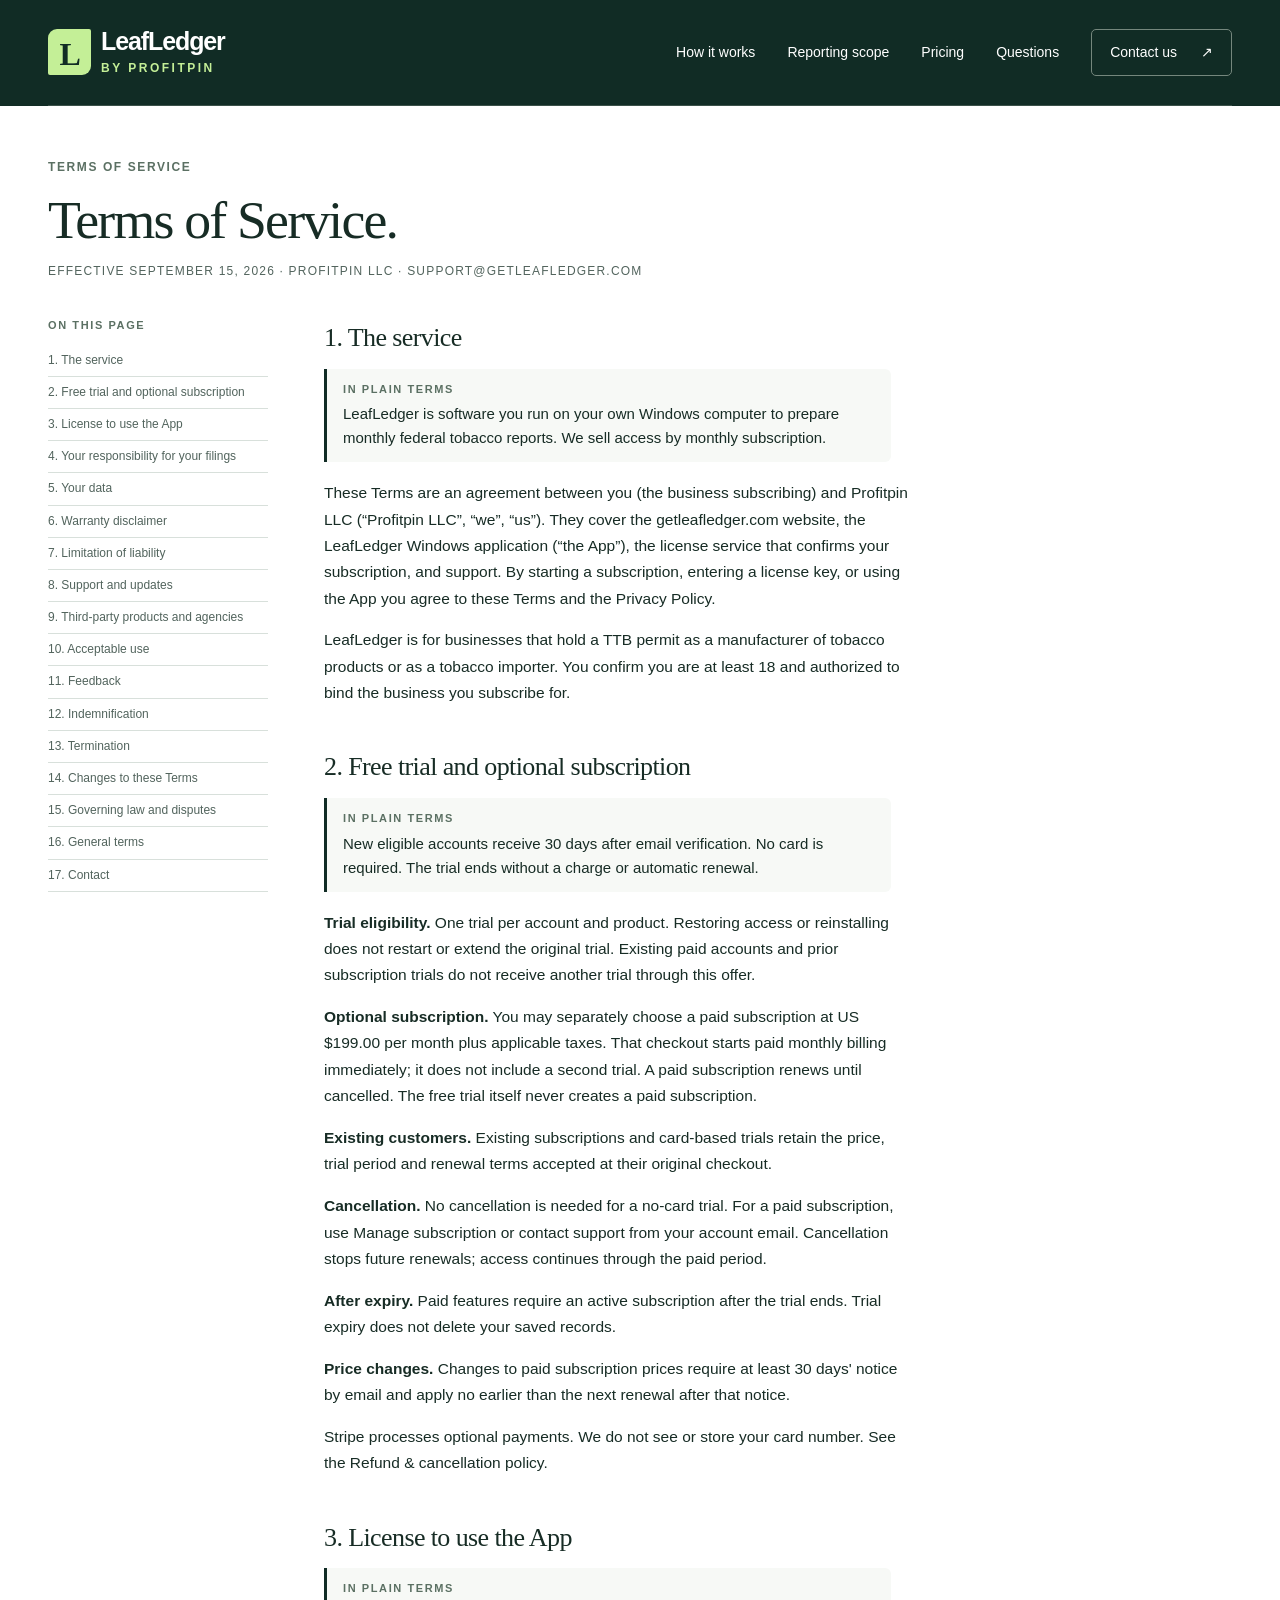
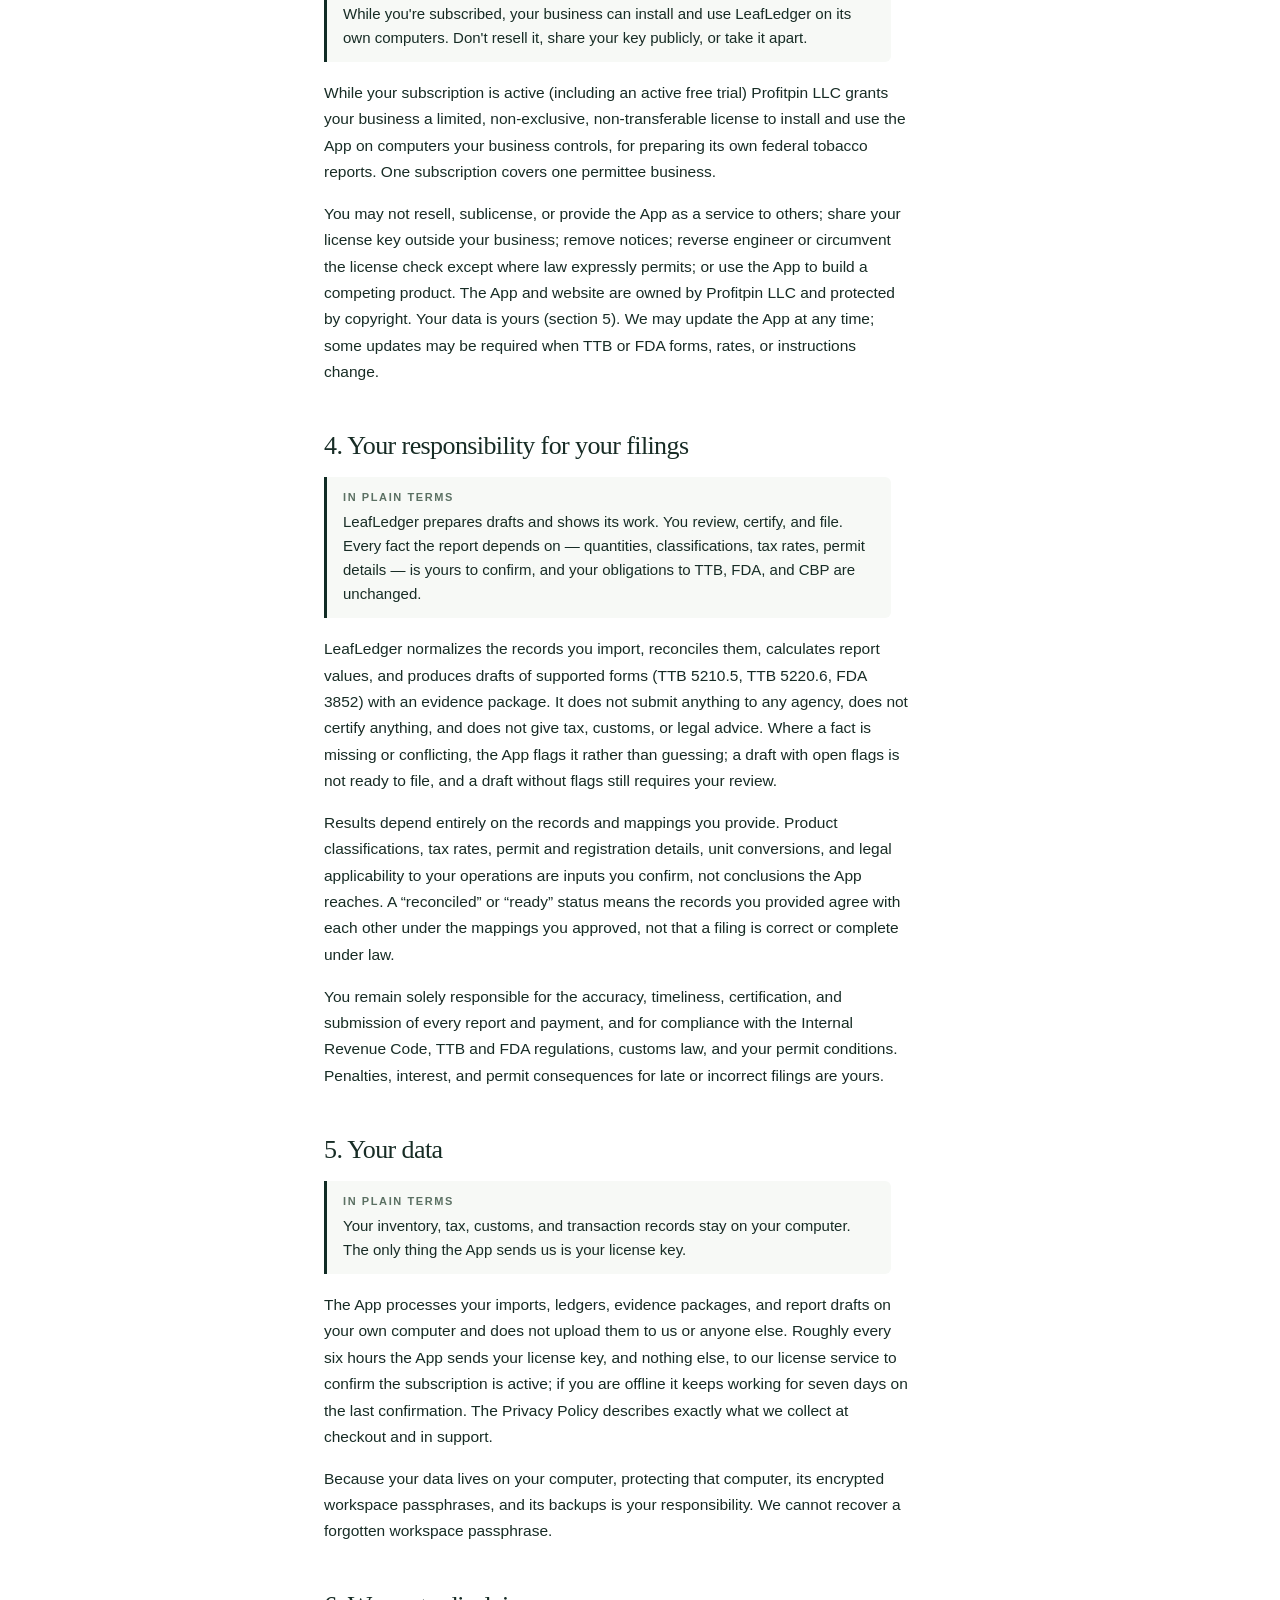
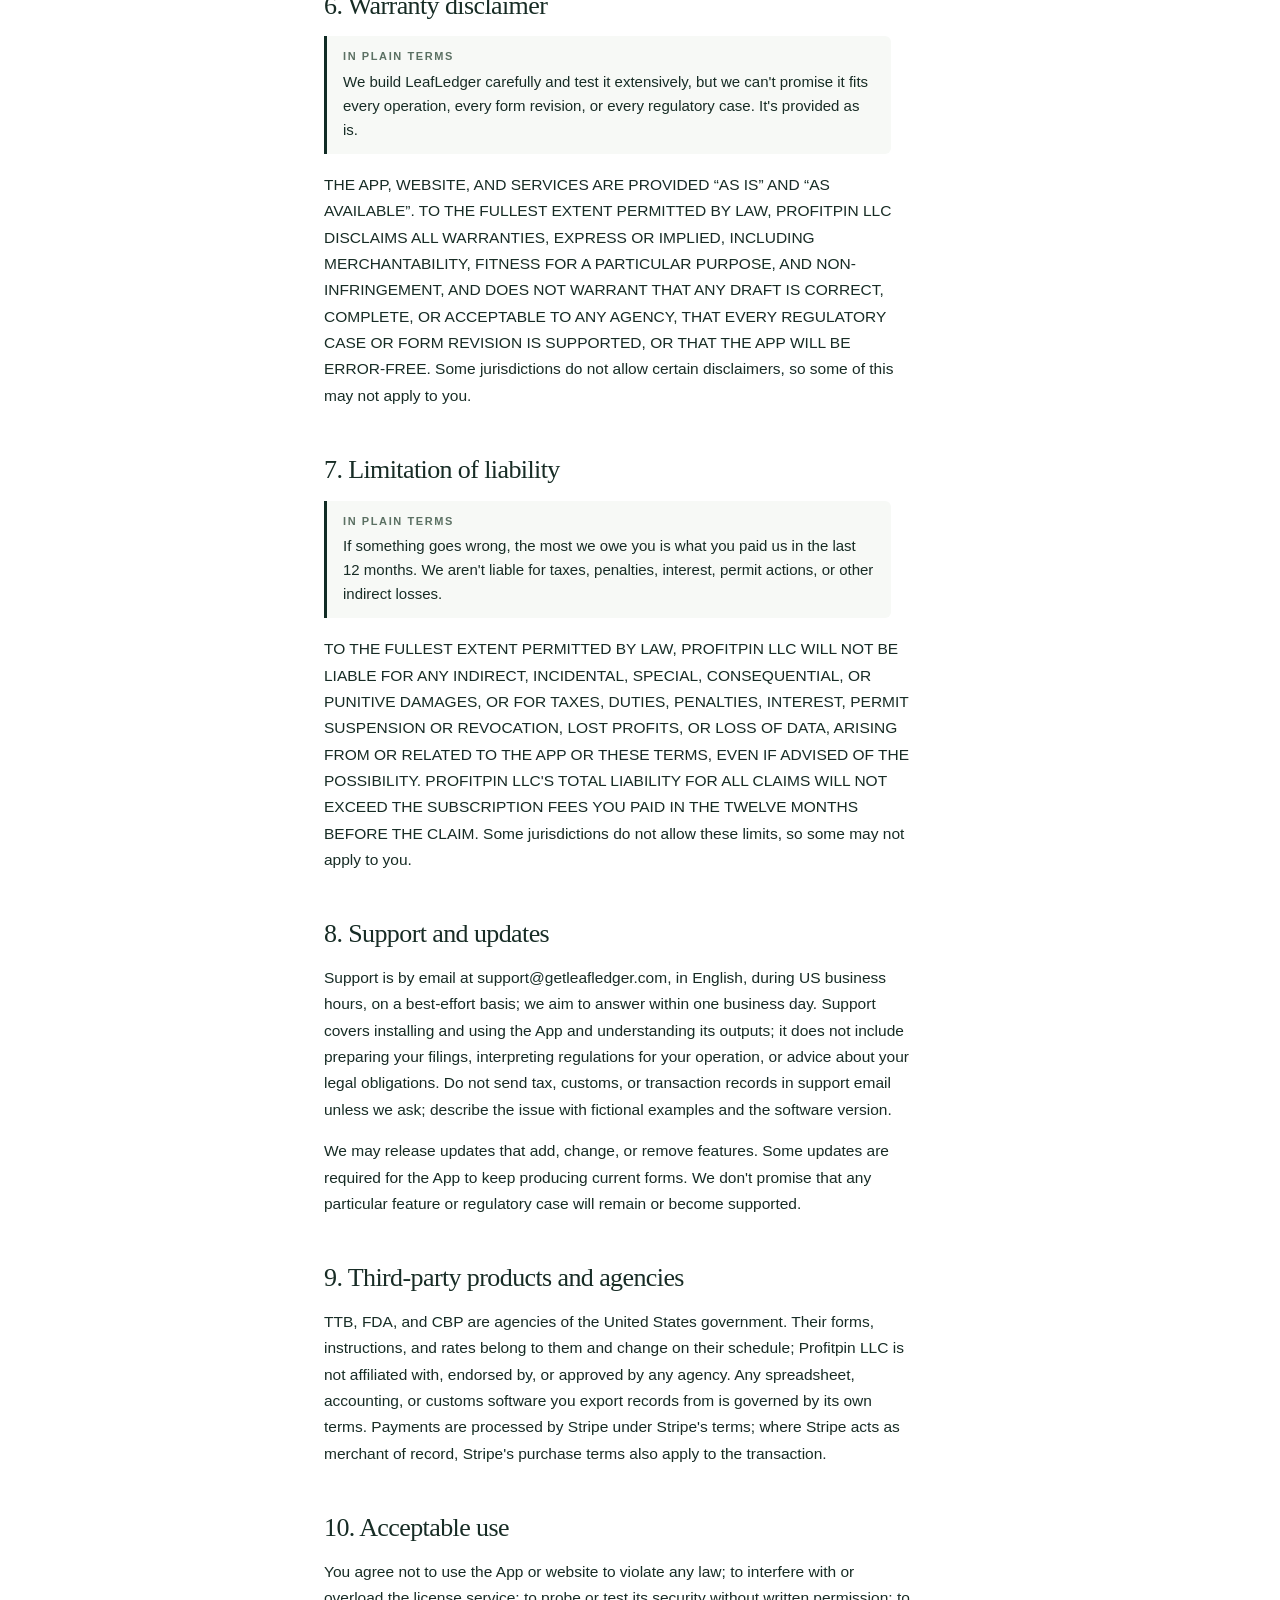
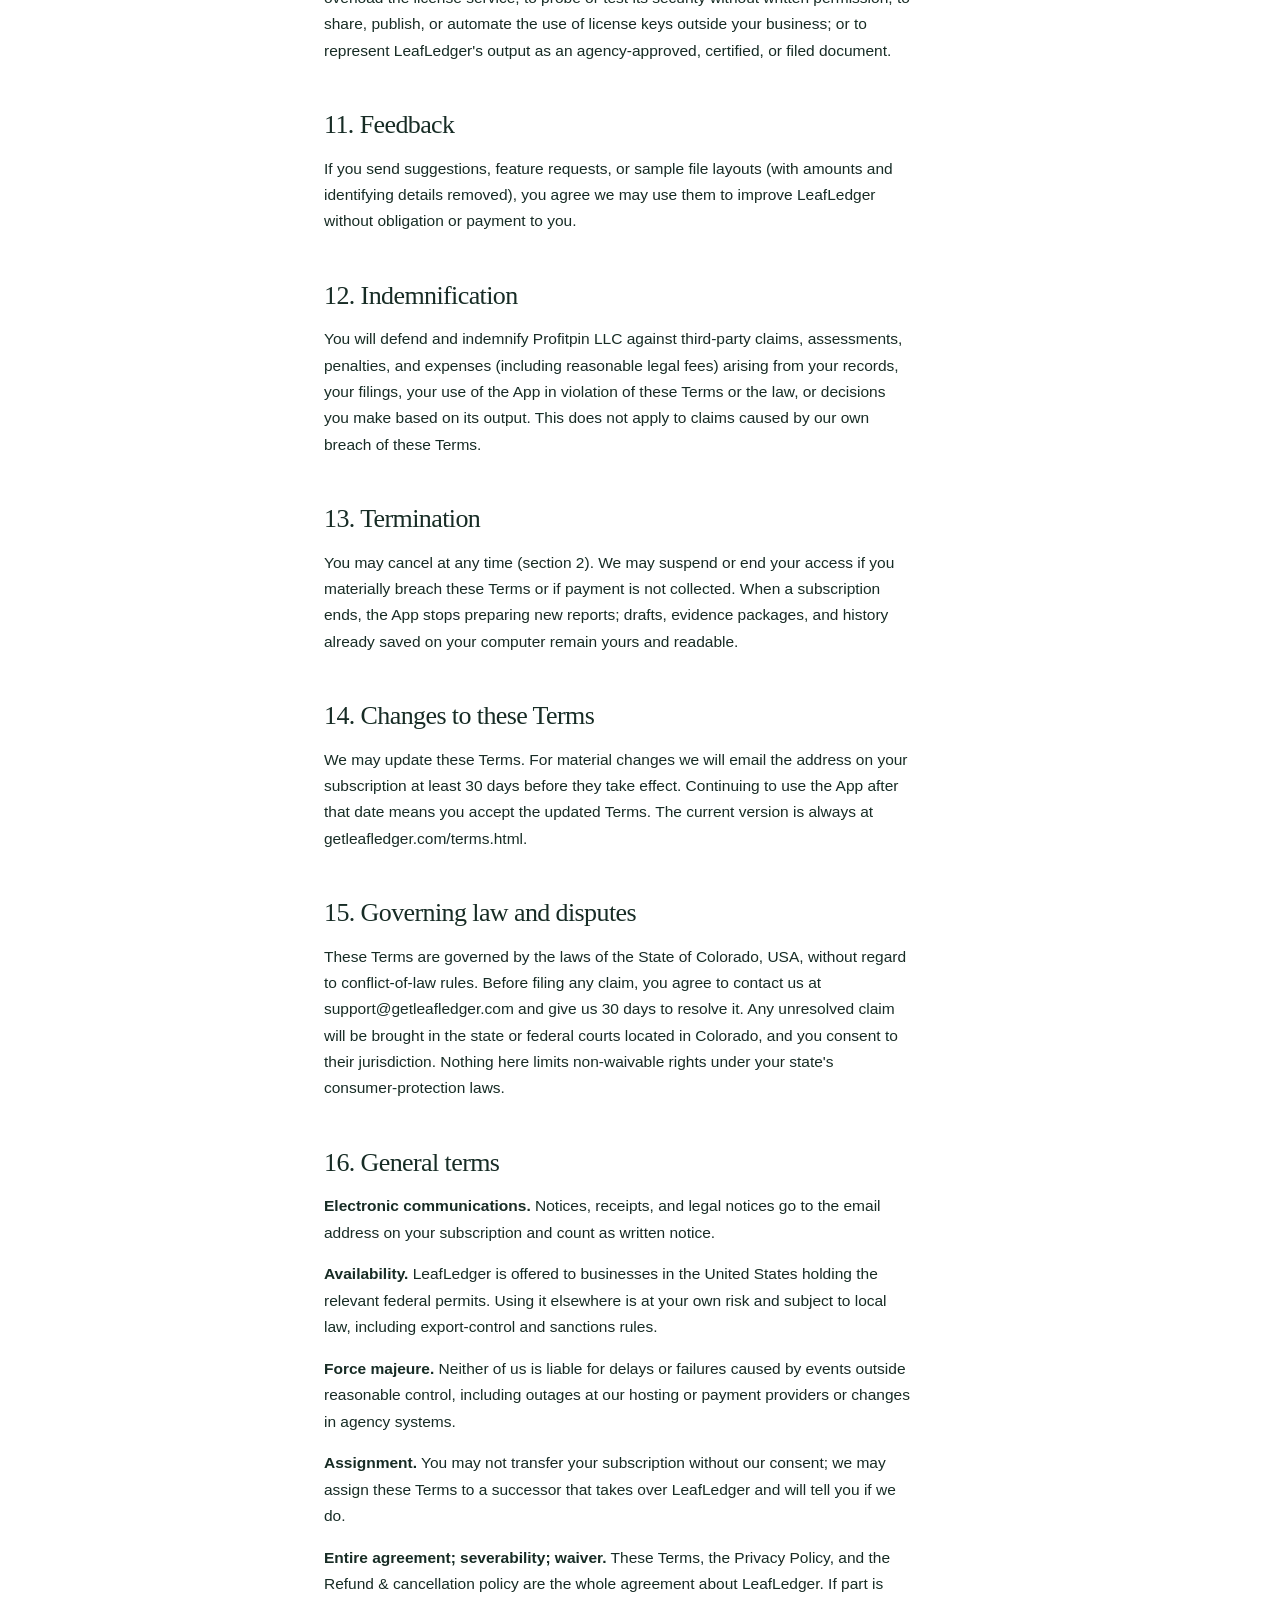
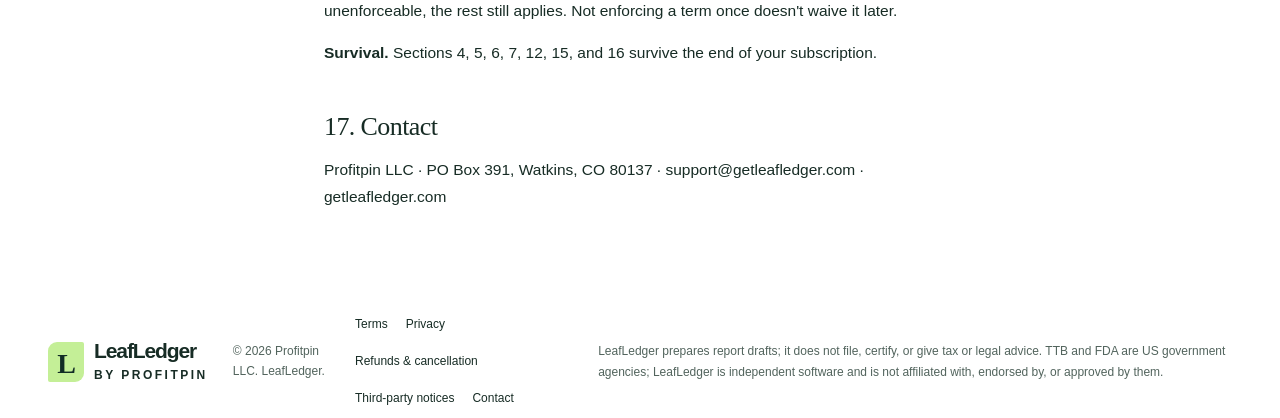
<file: terms.html>
<!DOCTYPE html>
<html lang="en">
<head>
<meta charset="utf-8">
<meta name="viewport" content="width=device-width, initial-scale=1">
<title>Terms of Service — LeafLedger</title>
  <meta property="og:type" content="website">
  <meta property="og:site_name" content="LeafLedger">
  <meta property="og:title" content="LeafLedger — TTB 5210.5 / 5220.6 & FDA 3852 tobacco reporting software for manufacturers and importers">
  <meta property="og:description" content="Windows software that reconciles your monthly tobacco records and prepares TTB 5210.5, TTB 5220.6 and FDA 3852 report drafts with a full paper trail. Runs on your own computer. $199/month, 30-day no-card trial.">
  <meta property="og:url" content="https://getleafledger.com/terms.html">
  <meta name="twitter:card" content="summary">
<meta name="description" content="The agreement that covers LeafLedger: the monthly subscription, the no-card free trial and optional paid subscription, the software license, and your responsibility for your federal filings.">
<link rel="canonical" href="https://getleafledger.com/terms.html">
<link rel="icon" href="data:image/svg+xml,%3Csvg xmlns='http://www.w3.org/2000/svg' viewBox='0 0 40 40'%3E%3Crect width='40' height='40' rx='10' fill='%23112c25'/%3E%3Cpath d='M11 10v20h18v-5H16V10z' fill='%23c4ef97'/%3E%3C/svg%3E">
<link rel="stylesheet" href="./styles.css">
<style>
  .legal-header { background: var(--forest); color: white; }
  .legal-intro { padding: 52px 0 6px; }
  .legal-intro h1 { font-family: Georgia, serif; font-weight: 400; font-size: clamp(36px, 4.2vw, 54px); letter-spacing: -1.8px; margin-bottom: 12px; }
  .legal-intro .eyebrow { color: #5b7063; margin-bottom: 14px; }
  .legal-meta { font-size: 12px; letter-spacing: 1.2px; color: var(--muted); margin: 0 0 30px; }
  .legal-layout { display: grid; grid-template-columns: 220px 1fr; gap: 56px; align-items: start; padding-bottom: 80px; }
  .legal-toc { position: sticky; top: 24px; font-size: 12px; }
  .legal-toc strong { display: block; font-size: 11px; letter-spacing: 1.6px; color: #5b7063; margin-bottom: 10px; }
  .legal-toc a { display: block; padding: 6px 0; border-bottom: 1px solid var(--line); color: var(--muted); }
  .legal-toc a:hover { color: var(--ink); }
  .legal-body h2 { font-family: Georgia, serif; font-weight: 400; font-size: 26px; letter-spacing: -.6px; margin: 40px 0 10px; }
  .legal-body section:first-child h2 { margin-top: 0; }
  .legal-body p, .legal-body li { max-width: 68ch; font-size: 15.5px; line-height: 1.7; }
  .legal-body ul { padding-left: 22px; }
  .plain { border-left: 3px solid var(--forest); background: var(--paper); padding: 12px 16px; margin: 0 0 18px; max-width: 68ch; font-size: 15px; border-radius: 0 6px 6px 0; }
  .plain strong { display: block; font-size: 11px; letter-spacing: 1.6px; color: #5b7063; margin-bottom: 4px; }
  .legal-body code { font-family: Consolas, monospace; font-size: .92em; background: var(--paper); border: 1px solid var(--line); padding: 1px 5px; border-radius: 3px; }
  .legal-body table { border-collapse: collapse; width: 100%; font-size: 14px; }
  .legal-body th, .legal-body td { text-align: left; padding: 8px 10px; border-bottom: 1px solid var(--line); vertical-align: top; }
  .legal-body th { font-size: 11px; letter-spacing: 1.5px; color: var(--muted); }
  .legal-links { display: flex; gap: 18px; flex-wrap: wrap; font-size: 12px; }
  .footer-legal { width: 100%; font-size: 12px; color: var(--muted); line-height: 1.7; }
  @media (max-width: 860px) { .legal-layout { grid-template-columns: 1fr; gap: 20px; } .legal-toc { position: static; } }
</style>
  <link rel="apple-touch-icon" href="/icon-512.png">
</head>
<body>
  <a class="skip" href="#main">Skip to content</a>
  <div class="legal-header"><header class="header wrap">
    <a class="brand" href="./"><span class="brand-mark" aria-hidden="true">L</span><span class="brand-wordmark"><span>LeafLedger</span><small>BY PROFITPIN</small></span></a>
    <nav aria-label="Main navigation"><a href="./#workflow">How it works</a><a href="./#coverage">Reporting scope</a><a href="./#pricing">Pricing</a><a href="./#questions">Questions</a><a class="nav-contact" href="mailto:support@getleafledger.com">Contact us <span aria-hidden="true">↗</span></a></nav>
  </header></div>
  <main id="main" class="wrap">
    <div class="legal-intro">
      <p class="eyebrow">TERMS OF SERVICE</p>
      <h1>Terms of Service.</h1>
      <p class="legal-meta">EFFECTIVE SEPTEMBER 15, 2026 · PROFITPIN LLC · SUPPORT@GETLEAFLEDGER.COM</p>
    </div>
    <div class="legal-layout">
      <nav class="legal-toc" aria-label="On this page"><strong>ON THIS PAGE</strong><a href="#service">1. The service</a><a href="#subscription">2. Free trial and optional subscription</a><a href="#license">3. License to use the App</a><a href="#responsibility">4. Your responsibility for your filings</a><a href="#data">5. Your data</a><a href="#warranty">6. Warranty disclaimer</a><a href="#liability">7. Limitation of liability</a><a href="#support">8. Support and updates</a><a href="#third-party">9. Third-party products and agencies</a><a href="#acceptable-use">10. Acceptable use</a><a href="#feedback">11. Feedback</a><a href="#indemnity">12. Indemnification</a><a href="#termination">13. Termination</a><a href="#changes">14. Changes to these Terms</a><a href="#law">15. Governing law and disputes</a><a href="#general">16. General terms</a><a href="#contact">17. Contact</a></nav>
      <div class="legal-body">
      <section id="service">
        <h2>1. The service</h2>
        <div class="plain"><strong>IN PLAIN TERMS</strong>LeafLedger is software you run on your own Windows computer to prepare monthly federal tobacco reports. We sell access by monthly subscription.</div>
        <p>These Terms are an agreement between you (the business subscribing) and Profitpin LLC (“Profitpin LLC”, “we”, “us”). They cover the getleafledger.com website, the LeafLedger Windows application (“the App”), the license service that confirms your subscription, and support. By starting a subscription, entering a license key, or using the App you agree to these Terms and the <a href="./privacy.html">Privacy Policy</a>.</p>
        <p>LeafLedger is for businesses that hold a TTB permit as a manufacturer of tobacco products or as a tobacco importer. You confirm you are at least 18 and authorized to bind the business you subscribe for.</p>
      </section>
      <section id="subscription">
<h2>2. Free trial and optional subscription</h2>
<div class="plain"><strong>IN PLAIN TERMS</strong>New eligible accounts receive 30 days after email verification. No card is required. The trial ends without a charge or automatic renewal.</div>
<p><strong>Trial eligibility.</strong> One trial per account and product. Restoring access or reinstalling does not restart or extend the original trial. Existing paid accounts and prior subscription trials do not receive another trial through this offer.</p>
<p><strong>Optional subscription.</strong> You may separately choose a paid subscription at US $199.00 per month plus applicable taxes. That checkout starts paid monthly billing immediately; it does not include a second trial. A paid subscription renews until cancelled. The free trial itself never creates a paid subscription.</p>
<p><strong>Existing customers.</strong> Existing subscriptions and card-based trials retain the price, trial period and renewal terms accepted at their original checkout.</p>
<p><strong>Cancellation.</strong> No cancellation is needed for a no-card trial. For a paid subscription, use Manage subscription or contact support from your account email. Cancellation stops future renewals; access continues through the paid period.</p>
<p><strong>After expiry.</strong> Paid features require an active subscription after the trial ends. Trial expiry does not delete your saved records.</p>
<p><strong>Price changes.</strong> Changes to paid subscription prices require at least 30 days' notice by email and apply no earlier than the next renewal after that notice.</p>
<p>Stripe processes optional payments. We do not see or store your card number. See the <a href="./refunds.html">Refund &amp; cancellation policy</a>.</p>
</section>
      <section id="license">
        <h2>3. License to use the App</h2>
        <div class="plain"><strong>IN PLAIN TERMS</strong>While you're subscribed, your business can install and use LeafLedger on its own computers. Don't resell it, share your key publicly, or take it apart.</div>
        <p>While your subscription is active (including an active free trial) Profitpin LLC grants your business a limited, non-exclusive, non-transferable license to install and use the App on computers your business controls, for preparing its own federal tobacco reports. One subscription covers one permittee business.</p>
        <p>You may not resell, sublicense, or provide the App as a service to others; share your license key outside your business; remove notices; reverse engineer or circumvent the license check except where law expressly permits; or use the App to build a competing product. The App and website are owned by Profitpin LLC and protected by copyright. Your data is yours (section 5). We may update the App at any time; some updates may be required when TTB or FDA forms, rates, or instructions change.</p>
      </section>
      <section id="responsibility">
        <h2>4. Your responsibility for your filings</h2>
        <div class="plain"><strong>IN PLAIN TERMS</strong>LeafLedger prepares drafts and shows its work. You review, certify, and file. Every fact the report depends on — quantities, classifications, tax rates, permit details — is yours to confirm, and your obligations to TTB, FDA, and CBP are unchanged.</div>
        <p>LeafLedger normalizes the records you import, reconciles them, calculates report values, and produces drafts of supported forms (TTB 5210.5, TTB 5220.6, FDA 3852) with an evidence package. It does not submit anything to any agency, does not certify anything, and does not give tax, customs, or legal advice. Where a fact is missing or conflicting, the App flags it rather than guessing; a draft with open flags is not ready to file, and a draft without flags still requires your review.</p>
        <p>Results depend entirely on the records and mappings you provide. Product classifications, tax rates, permit and registration details, unit conversions, and legal applicability to your operations are inputs you confirm, not conclusions the App reaches. A “reconciled” or “ready” status means the records you provided agree with each other under the mappings you approved, not that a filing is correct or complete under law.</p>
        <p>You remain solely responsible for the accuracy, timeliness, certification, and submission of every report and payment, and for compliance with the Internal Revenue Code, TTB and FDA regulations, customs law, and your permit conditions. Penalties, interest, and permit consequences for late or incorrect filings are yours.</p>
      </section>
      <section id="data">
        <h2>5. Your data</h2>
        <div class="plain"><strong>IN PLAIN TERMS</strong>Your inventory, tax, customs, and transaction records stay on your computer. The only thing the App sends us is your license key.</div>
        <p>The App processes your imports, ledgers, evidence packages, and report drafts on your own computer and does not upload them to us or anyone else. Roughly every six hours the App sends your license key, and nothing else, to our license service to confirm the subscription is active; if you are offline it keeps working for seven days on the last confirmation. The <a href="./privacy.html">Privacy Policy</a> describes exactly what we collect at checkout and in support.</p>
        <p>Because your data lives on your computer, protecting that computer, its encrypted workspace passphrases, and its backups is your responsibility. We cannot recover a forgotten workspace passphrase.</p>
      </section>
      <section id="warranty">
        <h2>6. Warranty disclaimer</h2>
        <div class="plain"><strong>IN PLAIN TERMS</strong>We build LeafLedger carefully and test it extensively, but we can't promise it fits every operation, every form revision, or every regulatory case. It's provided as is.</div>
        <p>THE APP, WEBSITE, AND SERVICES ARE PROVIDED “AS IS” AND “AS AVAILABLE”. TO THE FULLEST EXTENT PERMITTED BY LAW, PROFITPIN LLC DISCLAIMS ALL WARRANTIES, EXPRESS OR IMPLIED, INCLUDING MERCHANTABILITY, FITNESS FOR A PARTICULAR PURPOSE, AND NON-INFRINGEMENT, AND DOES NOT WARRANT THAT ANY DRAFT IS CORRECT, COMPLETE, OR ACCEPTABLE TO ANY AGENCY, THAT EVERY REGULATORY CASE OR FORM REVISION IS SUPPORTED, OR THAT THE APP WILL BE ERROR-FREE. Some jurisdictions do not allow certain disclaimers, so some of this may not apply to you.</p>
      </section>
      <section id="liability">
        <h2>7. Limitation of liability</h2>
        <div class="plain"><strong>IN PLAIN TERMS</strong>If something goes wrong, the most we owe you is what you paid us in the last 12 months. We aren't liable for taxes, penalties, interest, permit actions, or other indirect losses.</div>
        <p>TO THE FULLEST EXTENT PERMITTED BY LAW, PROFITPIN LLC WILL NOT BE LIABLE FOR ANY INDIRECT, INCIDENTAL, SPECIAL, CONSEQUENTIAL, OR PUNITIVE DAMAGES, OR FOR TAXES, DUTIES, PENALTIES, INTEREST, PERMIT SUSPENSION OR REVOCATION, LOST PROFITS, OR LOSS OF DATA, ARISING FROM OR RELATED TO THE APP OR THESE TERMS, EVEN IF ADVISED OF THE POSSIBILITY. PROFITPIN LLC'S TOTAL LIABILITY FOR ALL CLAIMS WILL NOT EXCEED THE SUBSCRIPTION FEES YOU PAID IN THE TWELVE MONTHS BEFORE THE CLAIM. Some jurisdictions do not allow these limits, so some may not apply to you.</p>
      </section>
      <section id="support">
        <h2>8. Support and updates</h2>
        <p>Support is by email at <a href="mailto:support@getleafledger.com">support@getleafledger.com</a>, in English, during US business hours, on a best-effort basis; we aim to answer within one business day. Support covers installing and using the App and understanding its outputs; it does not include preparing your filings, interpreting regulations for your operation, or advice about your legal obligations. Do not send tax, customs, or transaction records in support email unless we ask; describe the issue with fictional examples and the software version.</p>
        <p>We may release updates that add, change, or remove features. Some updates are required for the App to keep producing current forms. We don't promise that any particular feature or regulatory case will remain or become supported.</p>
      </section>
      <section id="third-party">
        <h2>9. Third-party products and agencies</h2>
        <p>TTB, FDA, and CBP are agencies of the United States government. Their forms, instructions, and rates belong to them and change on their schedule; Profitpin LLC is not affiliated with, endorsed by, or approved by any agency. Any spreadsheet, accounting, or customs software you export records from is governed by its own terms. Payments are processed by Stripe under Stripe's terms; where Stripe acts as merchant of record, Stripe's purchase terms also apply to the transaction.</p>
      </section>
      <section id="acceptable-use">
        <h2>10. Acceptable use</h2>
        <p>You agree not to use the App or website to violate any law; to interfere with or overload the license service; to probe or test its security without written permission; to share, publish, or automate the use of license keys outside your business; or to represent LeafLedger's output as an agency-approved, certified, or filed document.</p>
      </section>
      <section id="feedback">
        <h2>11. Feedback</h2>
        <p>If you send suggestions, feature requests, or sample file layouts (with amounts and identifying details removed), you agree we may use them to improve LeafLedger without obligation or payment to you.</p>
      </section>
      <section id="indemnity">
        <h2>12. Indemnification</h2>
        <p>You will defend and indemnify Profitpin LLC against third-party claims, assessments, penalties, and expenses (including reasonable legal fees) arising from your records, your filings, your use of the App in violation of these Terms or the law, or decisions you make based on its output. This does not apply to claims caused by our own breach of these Terms.</p>
      </section>
      <section id="termination">
        <h2>13. Termination</h2>
        <p>You may cancel at any time (section 2). We may suspend or end your access if you materially breach these Terms or if payment is not collected. When a subscription ends, the App stops preparing new reports; drafts, evidence packages, and history already saved on your computer remain yours and readable.</p>
      </section>
      <section id="changes">
        <h2>14. Changes to these Terms</h2>
        <p>We may update these Terms. For material changes we will email the address on your subscription at least 30 days before they take effect. Continuing to use the App after that date means you accept the updated Terms. The current version is always at <a href="./terms.html">getleafledger.com/terms.html</a>.</p>
      </section>
      <section id="law">
        <h2>15. Governing law and disputes</h2>
        <p>These Terms are governed by the laws of the State of Colorado, USA, without regard to conflict-of-law rules. Before filing any claim, you agree to contact us at <a href="mailto:support@getleafledger.com">support@getleafledger.com</a> and give us 30 days to resolve it. Any unresolved claim will be brought in the state or federal courts located in Colorado, and you consent to their jurisdiction. Nothing here limits non-waivable rights under your state's consumer-protection laws.</p>
      </section>
      <section id="general">
        <h2>16. General terms</h2>
        <p><strong>Electronic communications.</strong> Notices, receipts, and legal notices go to the email address on your subscription and count as written notice.</p>
        <p><strong>Availability.</strong> LeafLedger is offered to businesses in the United States holding the relevant federal permits. Using it elsewhere is at your own risk and subject to local law, including export-control and sanctions rules.</p>
        <p><strong>Force majeure.</strong> Neither of us is liable for delays or failures caused by events outside reasonable control, including outages at our hosting or payment providers or changes in agency systems.</p>
        <p><strong>Assignment.</strong> You may not transfer your subscription without our consent; we may assign these Terms to a successor that takes over LeafLedger and will tell you if we do.</p>
        <p><strong>Entire agreement; severability; waiver.</strong> These Terms, the Privacy Policy, and the Refund &amp; cancellation policy are the whole agreement about LeafLedger. If part is unenforceable, the rest still applies. Not enforcing a term once doesn't waive it later.</p>
        <p><strong>Survival.</strong> Sections 4, 5, 6, 7, 12, 15, and 16 survive the end of your subscription.</p>
      </section>
      <section id="contact">
        <h2>17. Contact</h2>
        <p>Profitpin LLC · PO Box 391, Watkins, CO 80137 · <a href="mailto:support@getleafledger.com">support@getleafledger.com</a> · <a href="https://getleafledger.com">getleafledger.com</a></p>
      </section>
      </div>
    </div>
  </main>
  <footer class="wrap footer"><a class="brand" href="./"><span class="brand-mark" aria-hidden="true">L</span><span class="brand-wordmark"><span>LeafLedger</span><small>BY PROFITPIN</small></span></a><p>© 2026 Profitpin LLC. LeafLedger.</p><div class="legal-links"><a href="./terms.html">Terms</a><a href="./privacy.html">Privacy</a><a href="./refunds.html">Refunds &amp; cancellation</a><a href="./licenses.html">Third-party notices</a><a href="mailto:support@getleafledger.com">Contact</a></div><p class="footer-legal">LeafLedger prepares report drafts; it does not file, certify, or give tax or legal advice. TTB and FDA are US government agencies; LeafLedger is independent software and is not affiliated with, endorsed by, or approved by them.</p></footer>
<script src="/lead-source.js" defer></script></body>
</html>
</file>
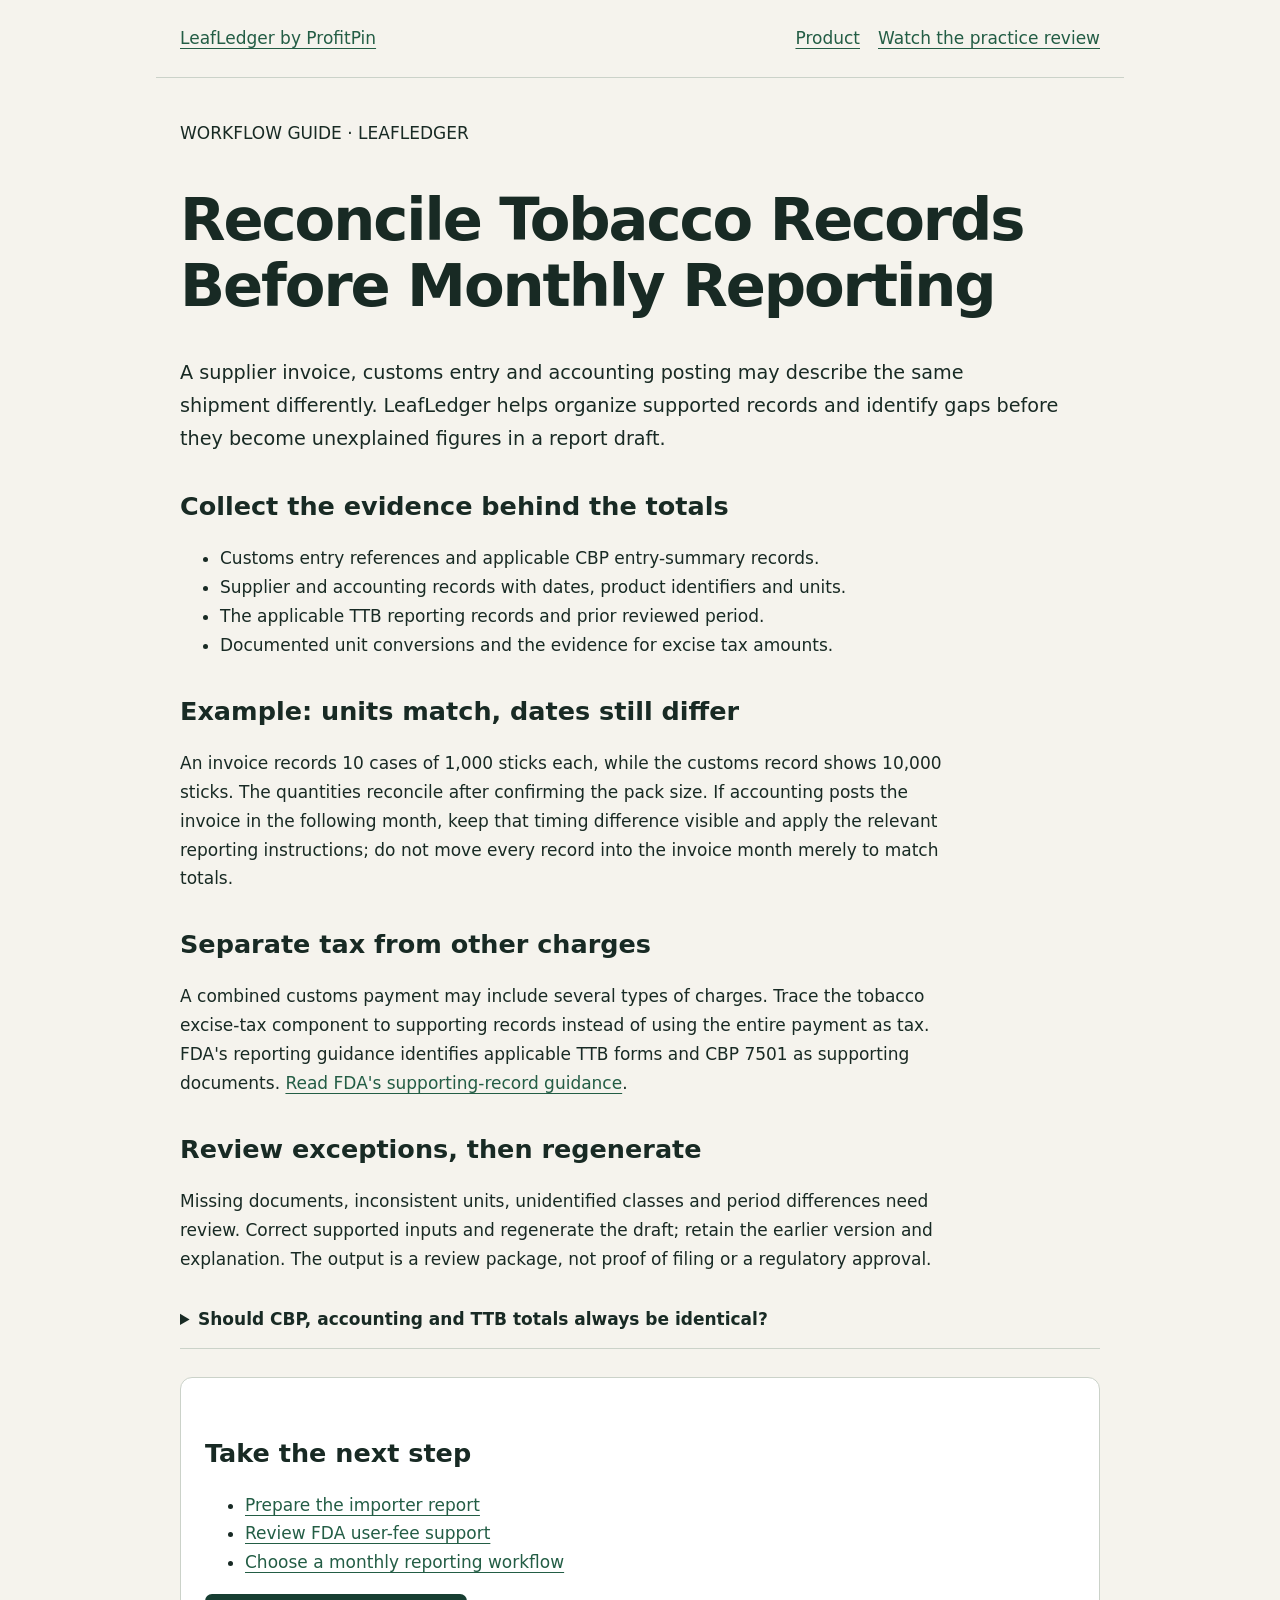
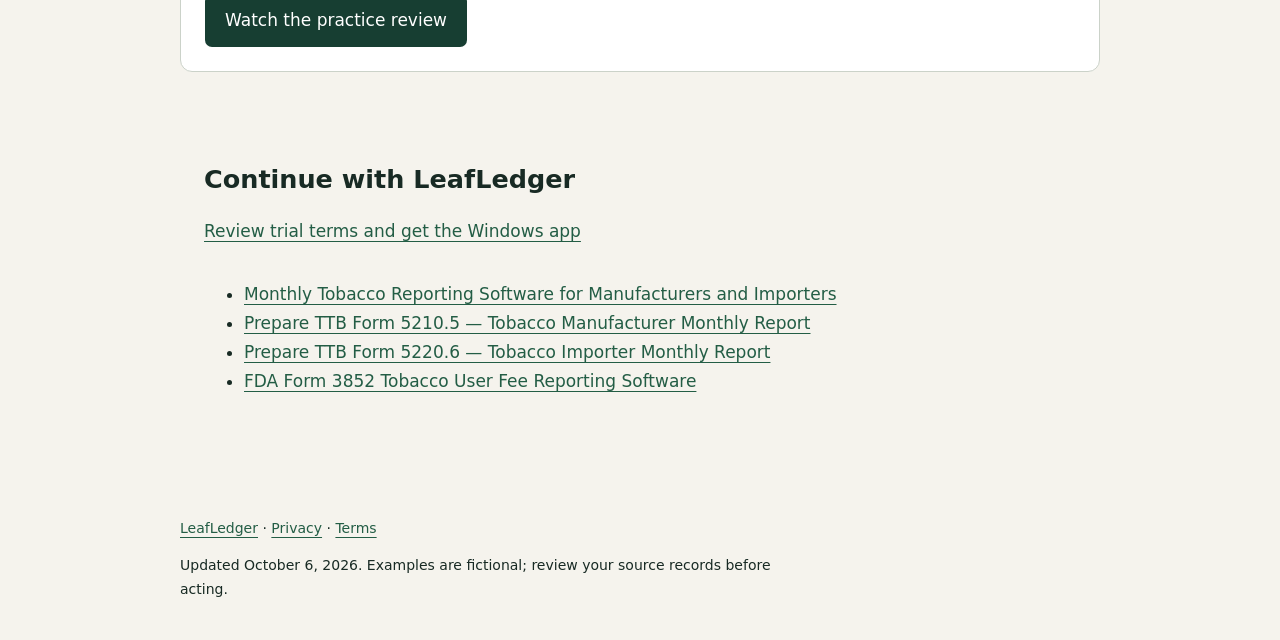
<file: tobacco-import-accounting-reconciliation.html>
<!doctype html><html lang="en"><head><meta charset="utf-8"><meta name="viewport" content="width=device-width,initial-scale=1"><title>Reconcile Tobacco Records Before Monthly Reporting | LeafLedger</title><meta name="description" content="Compare tobacco import entries, reporting periods, product units and excise tax evidence before preparing TTB and FDA report drafts."><link rel="canonical" href="https://getleafledger.com/tobacco-import-accounting-reconciliation.html"><meta name="robots" content="index,follow"><meta property="og:type" content="article"><meta property="og:title" content="Reconcile Tobacco Records Before Monthly Reporting | LeafLedger"><meta property="og:description" content="Compare tobacco import entries, reporting periods, product units and excise tax evidence before preparing TTB and FDA report drafts."><meta property="og:url" content="https://getleafledger.com/tobacco-import-accounting-reconciliation.html"><meta name="twitter:card" content="summary"><style>body{margin:0;background:#f5f3ed;color:#182a24;font:17px/1.7 system-ui,sans-serif}header,main,footer{max-width:920px;margin:auto;padding:24px}header{display:flex;justify-content:space-between;gap:20px;flex-wrap:wrap;border-bottom:1px solid #cbd2c9}nav{display:flex;gap:18px;flex-wrap:wrap}a{color:#235d45;text-underline-offset:4px}h1{font-size:clamp(2rem,5vw,3.7rem);line-height:1.1;letter-spacing:-.035em}h2{line-height:1.25;margin-top:36px}p,li{max-width:72ch}.lead{font-size:1.2rem}.panel{background:white;border:1px solid #cbd2c9;border-radius:12px;padding:24px;margin:28px 0}.cta{display:inline-block;background:#173e32;color:white;padding:12px 20px;border-radius:7px;text-decoration:none}table{width:100%;border-collapse:collapse}td,th{padding:12px;text-align:left;border-bottom:1px solid #cbd2c9}details{padding:14px 0;border-bottom:1px solid #cbd2c9}summary{cursor:pointer;font-weight:650}a:focus-visible,summary:focus-visible{outline:3px solid #9a782f;outline-offset:4px}footer{font-size:14px}</style><script type="application/ld+json">{"@context": "https://schema.org", "@type": "WebPage", "name": "Reconcile Tobacco Records Before Monthly Reporting", "description": "Compare tobacco import entries, reporting periods, product units and excise tax evidence before preparing TTB and FDA report drafts.", "url": "https://getleafledger.com/tobacco-import-accounting-reconciliation.html", "dateModified": "2026-10-06"}</script><script type="application/ld+json">{"@context": "https://schema.org", "@type": "BreadcrumbList", "itemListElement": [{"@type": "ListItem", "position": 1, "name": "LeafLedger", "item": "https://getleafledger.com/"}, {"@type": "ListItem", "position": 2, "name": "Reconcile Tobacco Records Before Monthly Reporting", "item": "https://getleafledger.com/tobacco-import-accounting-reconciliation.html"}]}</script></head><body><header><a href="/">LeafLedger by ProfitPin</a><nav aria-label="Main"><a href="/">Product</a><a href="tutorial.html">Watch the practice review</a></nav></header><main><p>WORKFLOW GUIDE · LEAFLEDGER</p><h1>Reconcile Tobacco Records Before Monthly Reporting</h1><p class="lead">A supplier invoice, customs entry and accounting posting may describe the same shipment differently. LeafLedger helps organize supported records and identify gaps before they become unexplained figures in a report draft.</p><h2>Collect the evidence behind the totals</h2><ul><li>Customs entry references and applicable CBP entry-summary records.</li><li>Supplier and accounting records with dates, product identifiers and units.</li><li>The applicable TTB reporting records and prior reviewed period.</li><li>Documented unit conversions and the evidence for excise tax amounts.</li></ul><h2>Example: units match, dates still differ</h2><p>An invoice records 10 cases of 1,000 sticks each, while the customs record shows 10,000 sticks. The quantities reconcile after confirming the pack size. If accounting posts the invoice in the following month, keep that timing difference visible and apply the relevant reporting instructions; do not move every record into the invoice month merely to match totals.</p><h2>Separate tax from other charges</h2><p>A combined customs payment may include several types of charges. Trace the tobacco excise-tax component to supporting records instead of using the entire payment as tax. FDA's reporting guidance identifies applicable TTB forms and CBP 7501 as supporting documents. <a href="https://www.fda.gov/regulatory-information/search-fda-guidance-documents/requirements-submission-data-needed-calculate-user-fees-domestic-manufacturers-and-importers-tobacco">Read FDA's supporting-record guidance</a>.</p><h2>Review exceptions, then regenerate</h2><p>Missing documents, inconsistent units, unidentified classes and period differences need review. Correct supported inputs and regenerate the draft; retain the earlier version and explanation. The output is a review package, not proof of filing or a regulatory approval.</p><details><summary>Should CBP, accounting and TTB totals always be identical?</summary><p>Only compare figures with the same scope, units and reporting basis. First explain timing, classification and charge differences; matching grand totals alone is not enough.</p></details><section class="panel"><h2>Take the next step</h2><ul><li><a href="ttb-5220-6-importer-report.html">Prepare the importer report</a></li><li><a href="fda-3852-tobacco-user-fee-report.html">Review FDA user-fee support</a></li><li><a href="tobacco-monthly-reporting.html">Choose a monthly reporting workflow</a></li></ul><a class="cta" href="tutorial.html">Watch the practice review</a></section><section id="discovery-next" style="max-width:1000px;margin:32px auto;padding:24px;line-height:1.7"><h2>Continue with LeafLedger</h2><p><a href="/#pricing">Review trial terms and get the Windows app</a></p><nav aria-label="Related practical guides"><ul><li><a href="/tobacco-monthly-reporting.html">Monthly Tobacco Reporting Software for Manufacturers and Importers</a></li><li><a href="/ttb-5210-5-monthly-report.html">Prepare TTB Form 5210.5 — Tobacco Manufacturer Monthly Report</a></li><li><a href="/ttb-5220-6-importer-report.html">Prepare TTB Form 5220.6 — Tobacco Importer Monthly Report</a></li><li><a href="/fda-3852-tobacco-user-fee-report.html">FDA Form 3852 Tobacco User Fee Reporting Software</a></li></ul></nav></section></main><footer><a href="/">LeafLedger</a> · <a href="privacy.html">Privacy</a> · <a href="terms.html">Terms</a><p>Updated October 6, 2026. Examples are fictional; review your source records before acting.</p></footer><script src="/lead-source.js" defer></script></body></html>
</file>
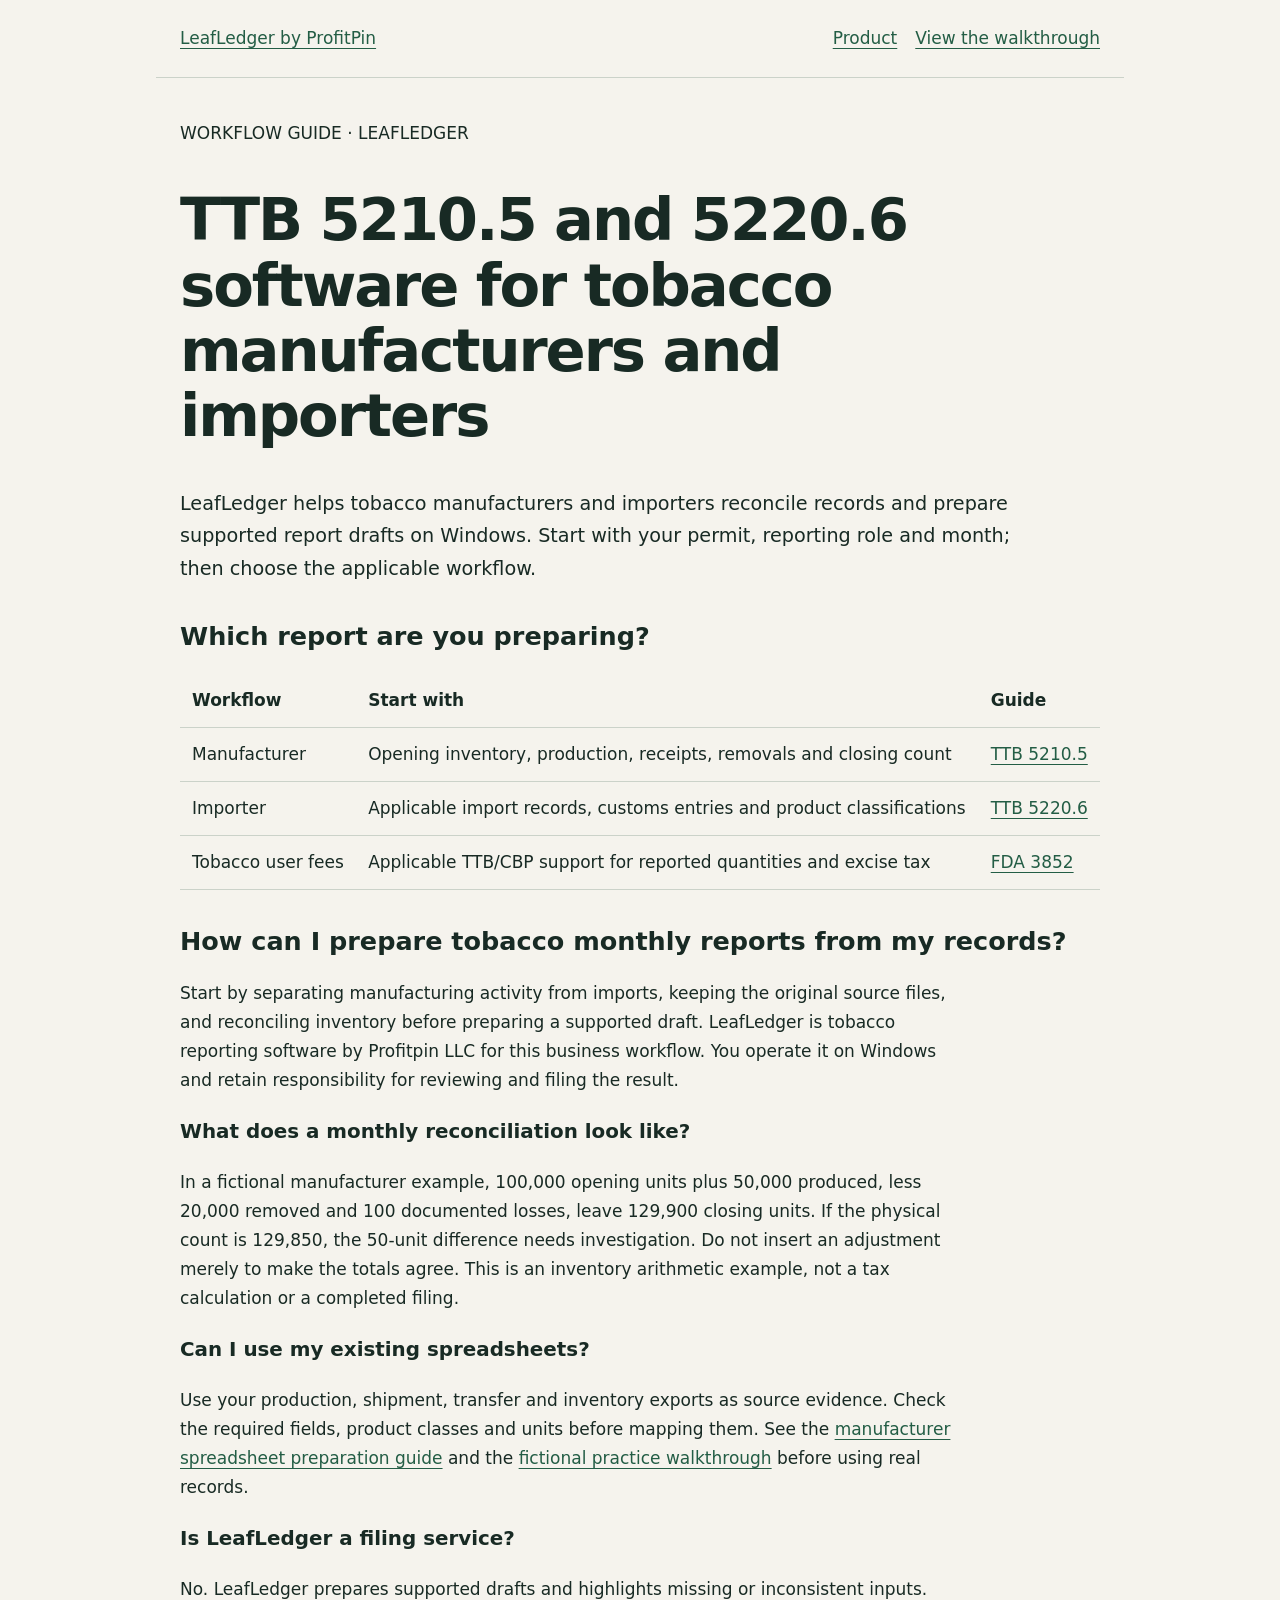
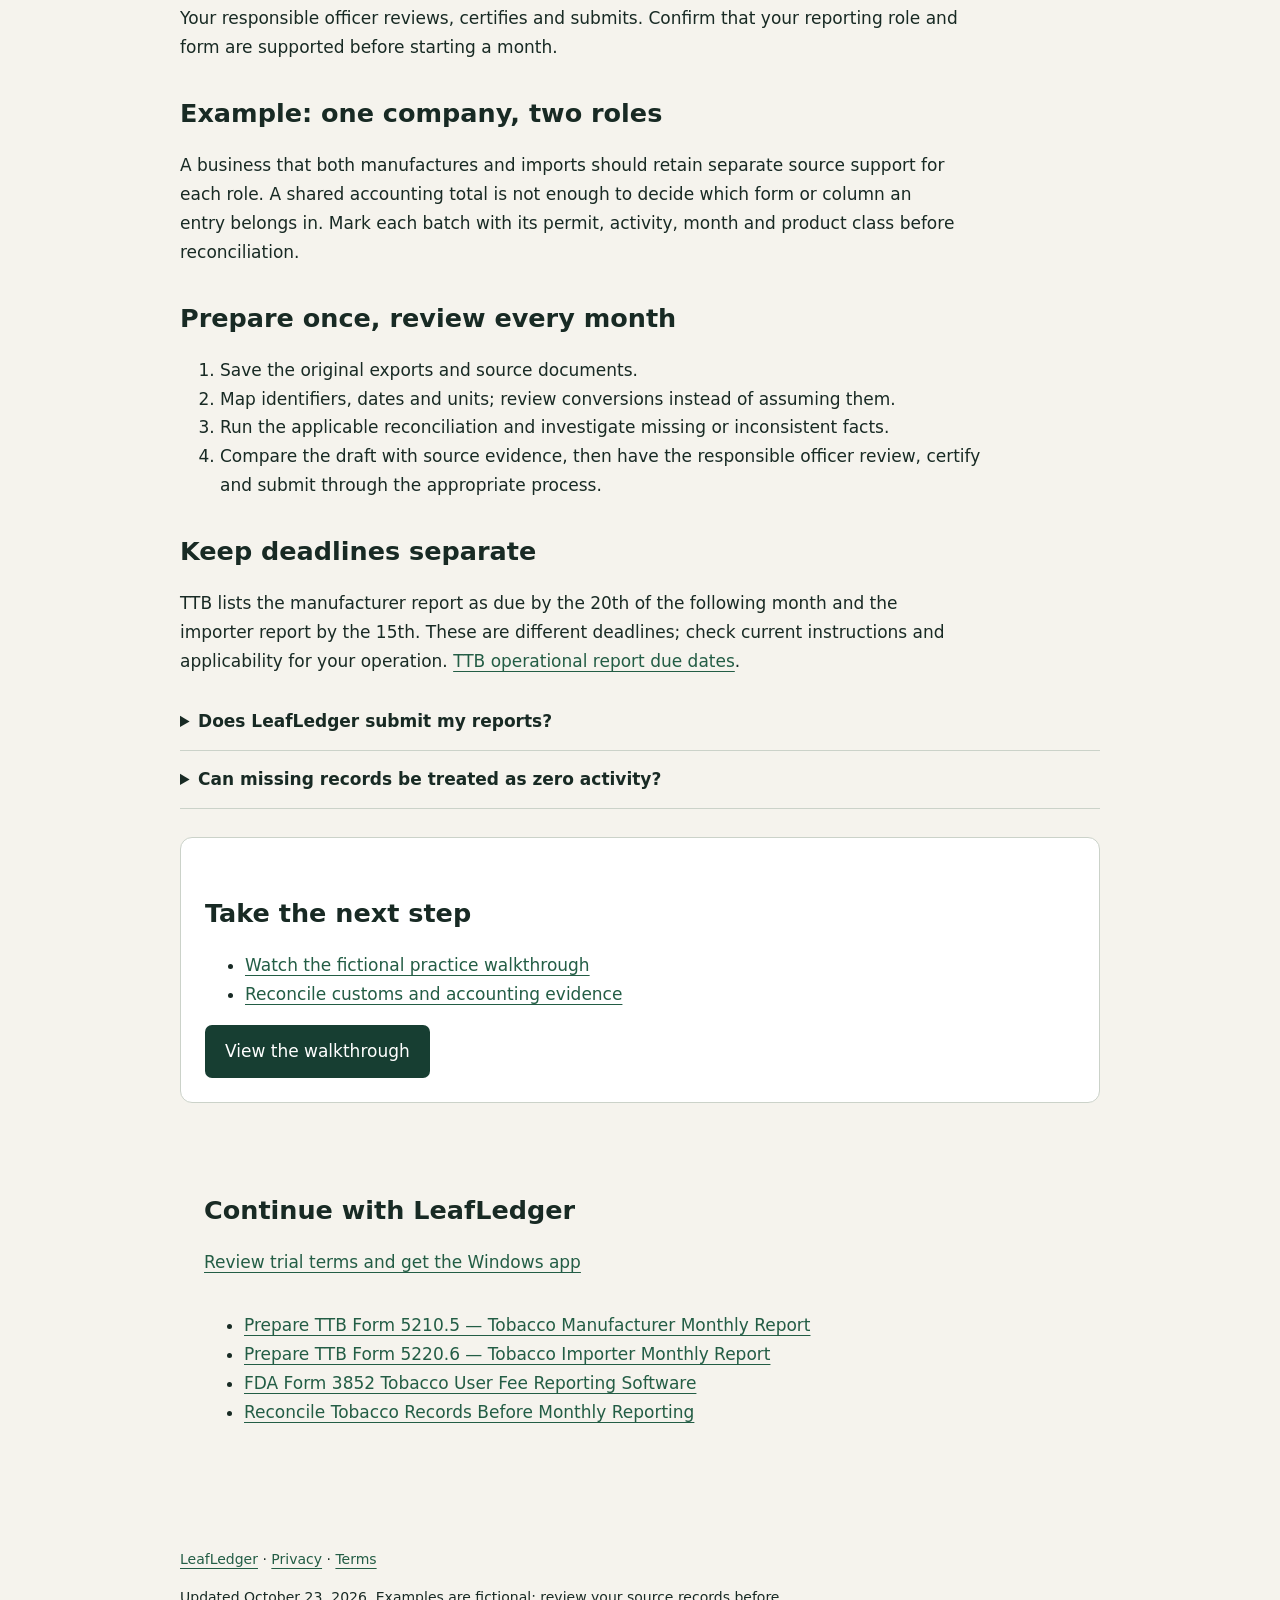
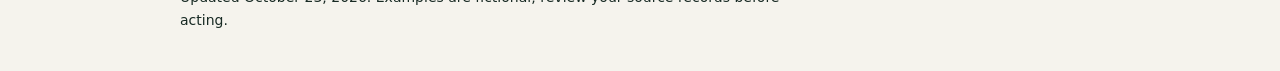
<file: tobacco-monthly-reporting.html>
<!doctype html><html lang="en"><head><meta charset="utf-8"><meta name="viewport" content="width=device-width,initial-scale=1"><title>TTB 5210.5 and 5220.6 Software for Tobacco Reports | LeafLedger</title><meta name="description" content="Windows software that drafts TTB 5210.5 (manufacturer) and 5220.6 (importer) monthly report figures from your source records, for you to review and file."><link rel="canonical" href="https://getleafledger.com/tobacco-monthly-reporting.html"><meta name="robots" content="index,follow"><meta property="og:type" content="article"><meta property="og:title" content="TTB 5210.5 and 5220.6 Software for Tobacco Reports | LeafLedger"><meta property="og:description" content="Windows software that drafts TTB 5210.5 (manufacturer) and 5220.6 (importer) monthly report figures from your source records, for you to review and file."><meta property="og:url" content="https://getleafledger.com/tobacco-monthly-reporting.html"><meta name="twitter:card" content="summary"><style>body{margin:0;background:#f5f3ed;color:#182a24;font:17px/1.7 system-ui,sans-serif}header,main,footer{max-width:920px;margin:auto;padding:24px}header{display:flex;justify-content:space-between;gap:20px;flex-wrap:wrap;border-bottom:1px solid #cbd2c9}nav{display:flex;gap:18px;flex-wrap:wrap}a{color:#235d45;text-underline-offset:4px}h1{font-size:clamp(2rem,5vw,3.7rem);line-height:1.1;letter-spacing:-.035em}h2{line-height:1.25;margin-top:36px}p,li{max-width:72ch}.lead{font-size:1.2rem}.panel{background:white;border:1px solid #cbd2c9;border-radius:12px;padding:24px;margin:28px 0}.cta{display:inline-block;background:#173e32;color:white;padding:12px 20px;border-radius:7px;text-decoration:none}table{width:100%;border-collapse:collapse}td,th{padding:12px;text-align:left;border-bottom:1px solid #cbd2c9}details{padding:14px 0;border-bottom:1px solid #cbd2c9}summary{cursor:pointer;font-weight:650}a:focus-visible,summary:focus-visible{outline:3px solid #9a782f;outline-offset:4px}footer{font-size:14px}</style><script type="application/ld+json">{"@context": "https://schema.org", "@type": "WebPage", "name": "Monthly Tobacco Reporting Software for Manufacturers and Importers", "description": "Choose the right tobacco reporting workflow, collect source records and review TTB and FDA report drafts with LeafLedger.", "url": "https://getleafledger.com/tobacco-monthly-reporting.html", "dateModified": "2026-10-23"}</script><script type="application/ld+json">{"@context": "https://schema.org", "@type": "BreadcrumbList", "itemListElement": [{"@type": "ListItem", "position": 1, "name": "LeafLedger", "item": "https://getleafledger.com/"}, {"@type": "ListItem", "position": 2, "name": "Monthly Tobacco Reporting Software for Manufacturers and Importers", "item": "https://getleafledger.com/tobacco-monthly-reporting.html"}]}</script></head><body><header><a href="/">LeafLedger by ProfitPin</a><nav aria-label="Main"><a href="/">Product</a><a href="tutorial.html">View the walkthrough</a></nav></header><main><p>WORKFLOW GUIDE · LEAFLEDGER</p><h1>TTB 5210.5 and 5220.6 software for tobacco manufacturers and importers</h1><p class="lead">LeafLedger helps tobacco manufacturers and importers reconcile records and prepare supported report drafts on Windows. Start with your permit, reporting role and month; then choose the applicable workflow.</p><h2>Which report are you preparing?</h2><table><tr><th scope="col">Workflow</th><th scope="col">Start with</th><th scope="col">Guide</th></tr><tr><td>Manufacturer</td><td>Opening inventory, production, receipts, removals and closing count</td><td><a href="ttb-5210-5-monthly-report.html">TTB 5210.5</a></td></tr><tr><td>Importer</td><td>Applicable import records, customs entries and product classifications</td><td><a href="ttb-5220-6-importer-report.html">TTB 5220.6</a></td></tr><tr><td>Tobacco user fees</td><td>Applicable TTB/CBP support for reported quantities and excise tax</td><td><a href="fda-3852-tobacco-user-fee-report.html">FDA 3852</a></td></tr></table><section id="monthly-report-questions"><h2>How can I prepare tobacco monthly reports from my records?</h2><p>Start by separating manufacturing activity from imports, keeping the original source files, and reconciling inventory before preparing a supported draft. LeafLedger is tobacco reporting software by Profitpin LLC for this business workflow. You operate it on Windows and retain responsibility for reviewing and filing the result.</p><h3>What does a monthly reconciliation look like?</h3><p>In a fictional manufacturer example, 100,000 opening units plus 50,000 produced, less 20,000 removed and 100 documented losses, leave 129,900 closing units. If the physical count is 129,850, the 50-unit difference needs investigation. Do not insert an adjustment merely to make the totals agree. This is an inventory arithmetic example, not a tax calculation or a completed filing.</p><h3>Can I use my existing spreadsheets?</h3><p>Use your production, shipment, transfer and inventory exports as source evidence. Check the required fields, product classes and units before mapping them. See the <a href="ttb-5210-5-spreadsheet-template.html">manufacturer spreadsheet preparation guide</a> and the <a href="tutorial.html">fictional practice walkthrough</a> before using real records.</p><h3>Is LeafLedger a filing service?</h3><p>No. LeafLedger prepares supported drafts and highlights missing or inconsistent inputs. Your responsible officer reviews, certifies and submits. Confirm that your reporting role and form are supported before starting a month.</p></section><h2>Example: one company, two roles</h2><p>A business that both manufactures and imports should retain separate source support for each role. A shared accounting total is not enough to decide which form or column an entry belongs in. Mark each batch with its permit, activity, month and product class before reconciliation.</p><h2>Prepare once, review every month</h2><ol><li>Save the original exports and source documents.</li><li>Map identifiers, dates and units; review conversions instead of assuming them.</li><li>Run the applicable reconciliation and investigate missing or inconsistent facts.</li><li>Compare the draft with source evidence, then have the responsible officer review, certify and submit through the appropriate process.</li></ol><h2>Keep deadlines separate</h2><p>TTB lists the manufacturer report as due by the 20th of the following month and the importer report by the 15th. These are different deadlines; check current instructions and applicability for your operation. <a href="https://www.ttb.gov/online-services/epayment/filing-due-dates-for-operational-reports">TTB operational report due dates</a>.</p><details><summary>Does LeafLedger submit my reports?</summary><p>No. It prepares supported drafts and review evidence. Your business handles certification and submission.</p></details><details><summary>Can missing records be treated as zero activity?</summary><p>No. Confirm and document zero activity; an absent file is an unresolved input.</p></details><section class="panel"><h2>Take the next step</h2><ul><li><a href="tutorial.html">Watch the fictional practice walkthrough</a></li><li><a href="tobacco-import-accounting-reconciliation.html">Reconcile customs and accounting evidence</a></li></ul><a class="cta" href="tutorial.html">View the walkthrough</a></section><section id="discovery-next" style="max-width:1000px;margin:32px auto;padding:24px;line-height:1.7"><h2>Continue with LeafLedger</h2><p><a href="/#pricing">Review trial terms and get the Windows app</a></p><nav aria-label="Related practical guides"><ul><li><a href="/ttb-5210-5-monthly-report.html">Prepare TTB Form 5210.5 — Tobacco Manufacturer Monthly Report</a></li><li><a href="/ttb-5220-6-importer-report.html">Prepare TTB Form 5220.6 — Tobacco Importer Monthly Report</a></li><li><a href="/fda-3852-tobacco-user-fee-report.html">FDA Form 3852 Tobacco User Fee Reporting Software</a></li><li><a href="/tobacco-import-accounting-reconciliation.html">Reconcile Tobacco Records Before Monthly Reporting</a></li></ul></nav></section></main><footer><a href="/">LeafLedger</a> · <a href="privacy.html">Privacy</a> · <a href="terms.html">Terms</a><p>Updated October 23, 2026. Examples are fictional; review your source records before acting.</p></footer><script src="/lead-source.js" defer></script></body></html>
</file>
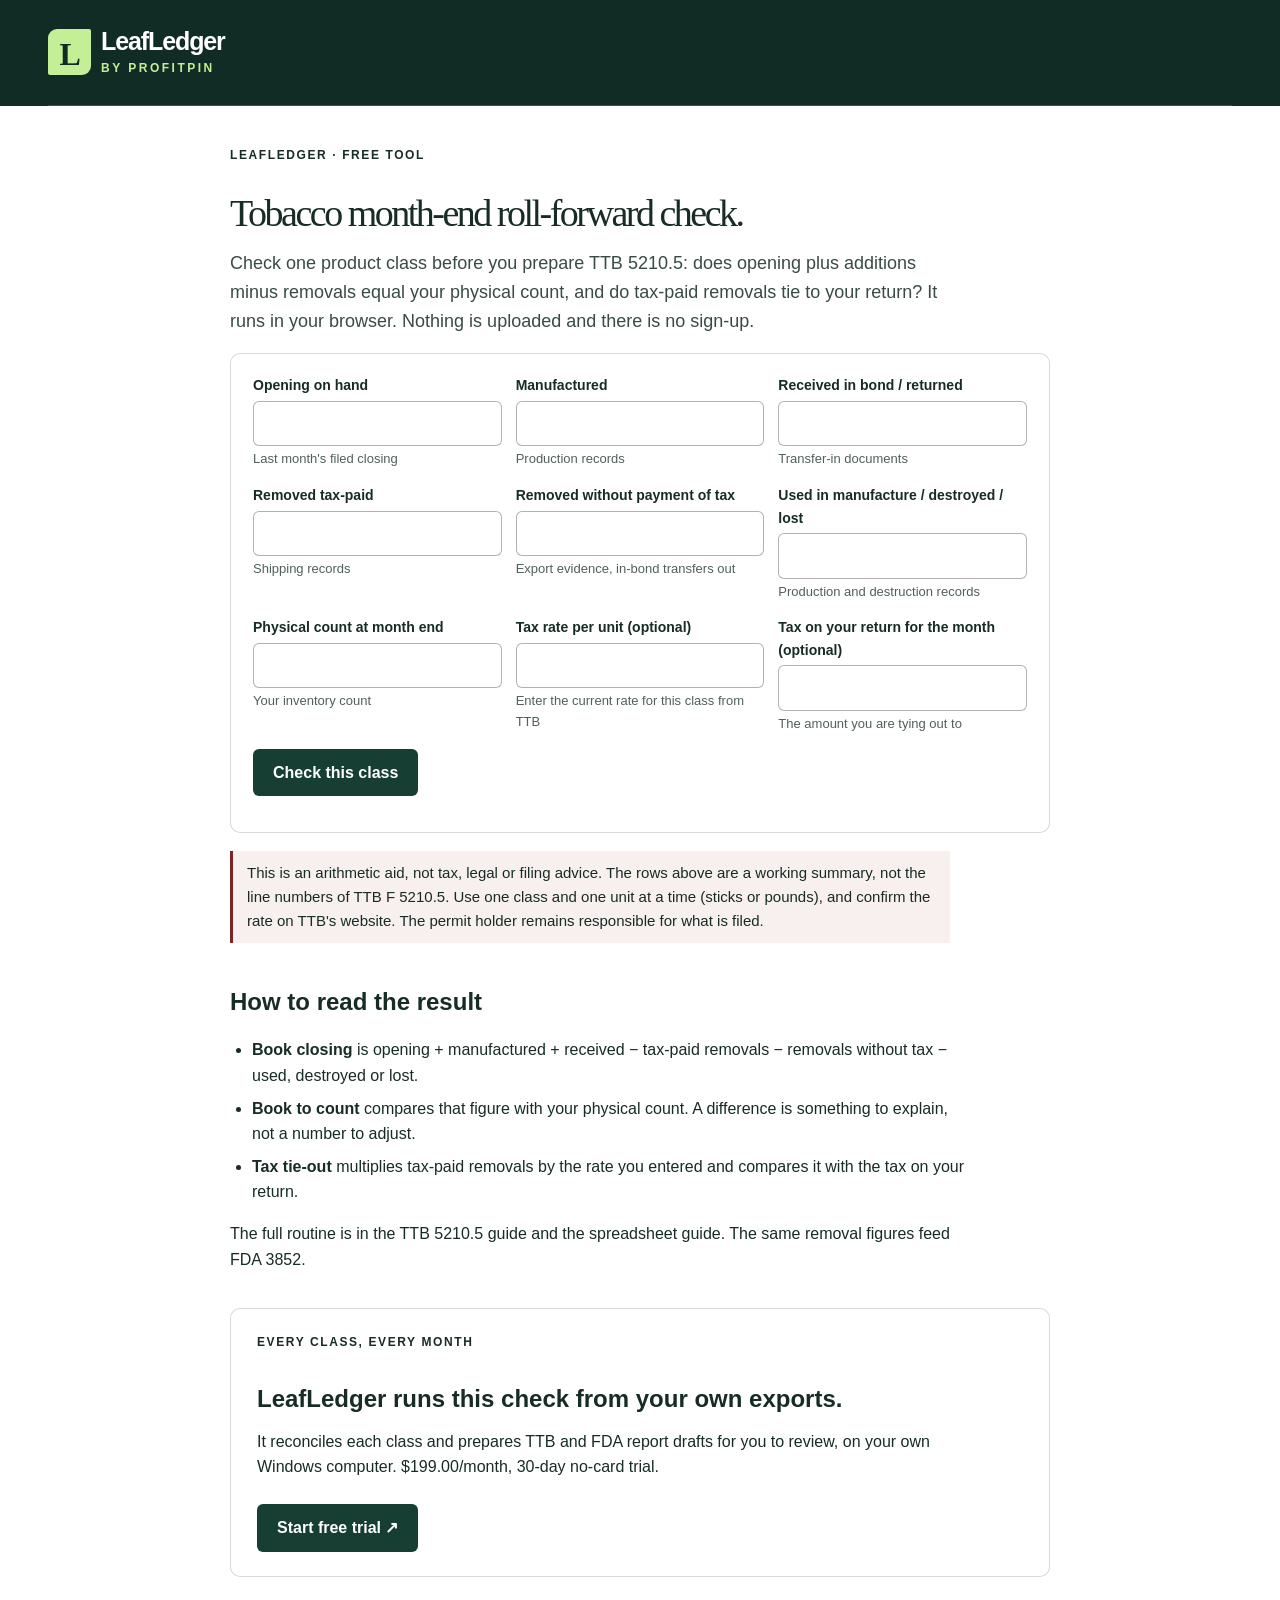
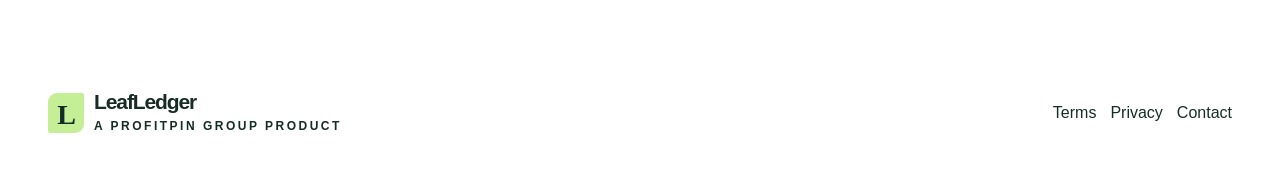
<file: tobacco-rollforward-check.html>
<!doctype html>
<html lang="en">
<head>
<meta charset="utf-8"><meta name="viewport" content="width=device-width,initial-scale=1">
<meta name="theme-color" content="#112c25">
<link rel="icon" href="/icon-512.png" type="image/png">
<link rel="stylesheet" href="./styles.css">
<title>Free Tobacco Roll-Forward Check for TTB 5210.5 | LeafLedger</title>
<meta name="description" content="Free browser check for tobacco manufacturers: roll one product class forward, compare book to physical count and tie tax-paid removals to your return before preparing TTB 5210.5. Nothing is uploaded.">
<link rel="canonical" href="https://getleafledger.com/tobacco-rollforward-check.html">
<meta property="og:type" content="website"><meta property="og:site_name" content="LeafLedger"><meta property="og:title" content="Free Tobacco Roll-Forward Check for TTB 5210.5 | LeafLedger"><meta property="og:description" content="Free browser check for tobacco manufacturers: roll one product class forward, compare book to physical count and tie tax-paid removals to your return before preparing TTB 5210.5. Nothing is uploaded."><meta property="og:url" content="https://getleafledger.com/tobacco-rollforward-check.html">
<style>
  .g{max-width:860px;margin:0 auto;padding:40px 20px 80px;line-height:1.6}
  .g h1{font-size:38px;line-height:1.1;margin:8px 0 14px}.g h2{font-size:24px;margin:40px 0 10px}.g h3{font-size:18px;margin:26px 0 6px}
  .g p,.g li{max-width:720px}.g ul,.g ol{padding-left:22px}.g li{margin-bottom:7px}
  .g .lede{font-size:18px;opacity:.85;max-width:720px}
  .g .toc{display:flex;flex-wrap:wrap;gap:6px 20px;font-size:13px;margin:10px 0 0;letter-spacing:.02em}.g .toc a{text-decoration:none;opacity:.8}.g .toc a:hover{opacity:1;text-decoration:underline}
  .g .cards{display:grid;grid-template-columns:repeat(auto-fit,minmax(200px,1fr));gap:12px;margin:16px 0 6px}
  .g .cards div{border:1px solid rgba(0,0,0,.15);border-radius:8px;padding:14px 16px;background:rgba(255,255,255,.55)}
  .g .cards .k{font-size:12px;letter-spacing:.06em;text-transform:uppercase;opacity:.7}.g .cards .v{margin-top:6px;font-size:15px}
  .g table{width:100%;border-collapse:collapse;font-size:15px;margin:12px 0 6px;background:rgba(255,255,255,.55)}
  .g th,.g td{text-align:left;padding:9px 11px;border-bottom:1px solid rgba(0,0,0,.15);vertical-align:top}.g th{font-size:12px;letter-spacing:.06em;text-transform:uppercase;opacity:.75;font-weight:600}
  .g .check{list-style:none;padding:0;max-width:720px}.g .check li{display:grid;grid-template-columns:24px 1fr;gap:8px;padding:8px 0;border-bottom:1px dashed rgba(0,0,0,.18)}.g .check li::before{content:"";width:15px;height:15px;border:1.5px solid currentColor;border-radius:3px;margin-top:5px;opacity:.7}
  .g .note{border-left:3px solid currentColor;padding:10px 14px;margin:14px 0;max-width:720px;background:rgba(0,0,0,.04);font-size:15px}
  .g .caution{background:rgba(160,40,40,.07);border-left-color:#7a2626}
  .g .cta{border:1px solid rgba(0,0,0,.15);border-radius:10px;padding:24px 26px;margin-top:36px;background:rgba(255,255,255,.6)}
  .g .cta h2{margin-top:0}.g .cta .btn{display:inline-block;padding:11px 20px;border-radius:6px;background:#173e32;color:#fff !important;text-decoration:none;font-weight:600;margin-top:8px}
  @media print{header,footer,.g .cta,.g .toc{display:none}.g{padding:0}}
</style>
<style>
  .tool{border:1px solid rgba(0,0,0,.15);border-radius:10px;padding:20px 22px;margin:18px 0;background:rgba(255,255,255,.6)}
  .tool label{display:block;font-size:14px;font-weight:600;margin:0 0 4px}
  .tool input,.tool textarea{width:100%;box-sizing:border-box;padding:9px 10px;border:1px solid rgba(0,0,0,.3);border-radius:6px;font:inherit;background:#fff}
  .tool textarea{font-family:ui-monospace,Consolas,monospace;font-size:14px;min-height:150px}
  .tool .grid{display:grid;grid-template-columns:repeat(auto-fit,minmax(220px,1fr));gap:14px}
  .tool small{display:block;font-size:13px;opacity:.75;margin-top:3px}
  .tool button{margin-top:14px;padding:11px 20px;border:0;border-radius:6px;background:#173e32;color:#fff;font:inherit;font-weight:600;cursor:pointer}
  .result{margin-top:16px}.result table{margin-top:6px}
  .ok{color:#1d5c3f;font-weight:600}.bad{color:#7a2626;font-weight:600}.warn{color:#7a5310;font-weight:600}
  .scroll{overflow-x:auto}
  @media print{.tool button{display:none}}
</style>
<script type="application/ld+json">{"@context": "https://schema.org", "@type": "WebApplication", "name": "Tobacco month-end roll-forward check", "url": "https://getleafledger.com/tobacco-rollforward-check.html", "description": "Free browser check for tobacco manufacturers: roll one product class forward, compare book to physical count and tie tax-paid removals to your return before preparing TTB 5210.5. Nothing is uploaded.", "applicationCategory": "BusinessApplication", "operatingSystem": "Any (runs in the browser)", "offers": {"@type": "Offer", "price": "0", "priceCurrency": "USD"}, "publisher": {"@type": "Organization", "name": "Profitpin LLC"}}</script>
<link rel="apple-touch-icon" href="/icon-512.png">
</head>
<body>
<div class="dark-opening"><header class="header wrap"><a class="brand" href="./" aria-label="LeafLedger home"><span class="brand-mark" aria-hidden="true">L</span><span class="brand-wordmark"><span>LeafLedger</span><small>BY PROFITPIN</small></span></a></header></div>
<main class="g" id="main">
  <p class="eyebrow">LEAFLEDGER · FREE TOOL</p>
  <h1>Tobacco month-end roll-forward check.</h1>
  <p class="lede">Check one product class before you prepare TTB 5210.5: does opening plus additions minus removals equal your physical count, and do tax-paid removals tie to your return? It runs in your browser. Nothing is uploaded and there is no sign-up.</p>
  <div class="tool">
    <div class="grid">
<div><label for="opening">Opening on hand</label><input id="opening" inputmode="decimal" autocomplete="off"><small>Last month's filed closing</small></div>
<div><label for="made">Manufactured</label><input id="made" inputmode="decimal" autocomplete="off"><small>Production records</small></div>
<div><label for="recv">Received in bond / returned</label><input id="recv" inputmode="decimal" autocomplete="off"><small>Transfer-in documents</small></div>
<div><label for="paid">Removed tax-paid</label><input id="paid" inputmode="decimal" autocomplete="off"><small>Shipping records</small></div>
<div><label for="nopay">Removed without payment of tax</label><input id="nopay" inputmode="decimal" autocomplete="off"><small>Export evidence, in-bond transfers out</small></div>
<div><label for="used">Used in manufacture / destroyed / lost</label><input id="used" inputmode="decimal" autocomplete="off"><small>Production and destruction records</small></div>
<div><label for="count">Physical count at month end</label><input id="count" inputmode="decimal" autocomplete="off"><small>Your inventory count</small></div>
<div><label for="rate">Tax rate per unit (optional)</label><input id="rate" inputmode="decimal" autocomplete="off"><small>Enter the current rate for this class from TTB</small></div>
<div><label for="filed">Tax on your return for the month (optional)</label><input id="filed" inputmode="decimal" autocomplete="off"><small>The amount you are tying out to</small></div>
    </div>
    <button type="button" id="run">Check this class</button>
    <div class="result" id="out" aria-live="polite"></div>
  </div>
  <div class="note caution">This is an arithmetic aid, not tax, legal or filing advice. The rows above are a working summary, not the line numbers of TTB F 5210.5. Use one class and one unit at a time (sticks or pounds), and confirm the rate on <a href="https://www.ttb.gov/" rel="noopener">TTB's website</a>. The permit holder remains responsible for what is filed.</div>
  <h2>How to read the result</h2>
  <ul>
    <li><b>Book closing</b> is opening + manufactured + received − tax-paid removals − removals without tax − used, destroyed or lost.</li>
    <li><b>Book to count</b> compares that figure with your physical count. A difference is something to explain, not a number to adjust.</li>
    <li><b>Tax tie-out</b> multiplies tax-paid removals by the rate you entered and compares it with the tax on your return.</li>
  </ul>
  <p>The full routine is in the <a href="ttb-5210-5-monthly-report.html">TTB 5210.5 guide</a> and the <a href="ttb-5210-5-spreadsheet-template.html">spreadsheet guide</a>. The same removal figures feed <a href="fda-3852-tobacco-user-fee-report.html">FDA 3852</a>.</p>
  <div class="cta">
    <p class="eyebrow">EVERY CLASS, EVERY MONTH</p>
    <h2>LeafLedger runs this check from your own exports.</h2>
    <p>It reconciles each class and prepares TTB and FDA report drafts for you to review, on your own Windows computer. $199.00/month, 30-day no-card trial.</p>
    <a class="btn" href="https://license.getleafledger.com/trial">Start free trial ↗</a>
  </div>
</main>
<script>
const SCALE=6n, ONE=10n**SCALE;
function dec(s){s=String(s==null?'':s).replace(/[$,\s]/g,'');if(s==='')return 0n;if(!/^-?\d*\.?\d*$/.test(s)||s==='.'||s==='-')return null;const neg=s[0]==='-';if(neg)s=s.slice(1);const parts=s.split('.');const frac=(parts[1]||'');if(frac.length>Number(SCALE))return null;const v=BigInt(parts[0]||'0')*ONE+BigInt((frac+'000000').slice(0,6));return neg?-v:v}
function fmt(v,minDp){const neg=v<0n;if(neg)v=-v;let i=(v/ONE).toString().replace(/\B(?=(\d{3})+(?!\d))/g,',');let f=(v%ONE).toString().padStart(6,'0').replace(/0+$/,'');f=f.padEnd(minDp||0,'0');return (neg?'-':'')+i+(f?'.'+f:'')}
function roundDiv(n,d){const neg=(n<0n)!==(d<0n);if(n<0n)n=-n;if(d<0n)d=-d;const q=(n*2n+d)/(d*2n);return neg?-q:q}
function mul(a,b){return roundDiv(a*b,ONE)}
function div(a,b){return roundDiv(a*ONE,b)}
function esc(s){return String(s).replace(/[&<>"]/g,c=>({'&':'&amp;','<':'&lt;','>':'&gt;','"':'&quot;'}[c]))}

document.getElementById('run').addEventListener('click',function(){
  const ids=["opening", "made", "recv", "paid", "nopay", "used", "count", "rate", "filed"],v={};const out=document.getElementById('out');
  for(const k of ids){v[k]=dec(document.getElementById(k).value);if(v[k]===null){out.innerHTML='<p class="bad">Check the entry under &ldquo;'+esc(document.querySelector('label[for='+k+']').textContent)+'&rdquo;. Use a number with up to six decimals.</p>';return}}
  const book=v.opening+v.made+v.recv-v.paid-v.nopay-v.used,diff=v.count-book;
  let h='<table><tbody><tr><th>Check</th><th>Figure</th><th>Result</th></tr>';
  h+='<tr><td>Book closing</td><td>'+fmt(book)+'</td><td></td></tr>';
  if(document.getElementById('count').value.trim()==='')h+='<tr><td>Book to count</td><td></td><td class="warn">Enter a physical count to compare</td></tr>';
  else h+='<tr><td>Book to count</td><td>'+fmt(diff)+'</td><td class="'+(diff===0n?'ok':'bad')+'">'+(diff===0n?'Agrees':'Difference to explain: count is '+(diff>0n?'over':'under')+' book')+'</td></tr>';
  if(document.getElementById('rate').value.trim()!==''){const tax=mul(v.paid,v.rate);h+='<tr><td>Tax on tax-paid removals</td><td>'+fmt(tax,2)+'</td><td></td></tr>';if(document.getElementById('filed').value.trim()!==''){const t=v.filed-tax;h+='<tr><td>Tax tie-out</td><td>'+fmt(t,2)+'</td><td class="'+(t===0n?'ok':'bad')+'">'+(t===0n?'Ties to the return':'Return differs from the calculation')+'</td></tr>'}}
  out.innerHTML='<div class="scroll">'+h+'</tbody></table></div>';
});
</script>
<footer class="wrap footer" style="flex-wrap:wrap"><a class="brand" href="./"><span class="brand-mark" aria-hidden="true">L</span><span class="brand-wordmark"><span>LeafLedger</span><small>A PROFITPIN GROUP PRODUCT</small></span></a><nav style="display:flex;flex-wrap:wrap;gap:14px"><a href="./terms.html">Terms</a><a href="./privacy.html">Privacy</a><a href="mailto:support@getleafledger.com">Contact</a></nav></footer>
<script src="/lead-source.js" defer></script></body>
</html>
</file>
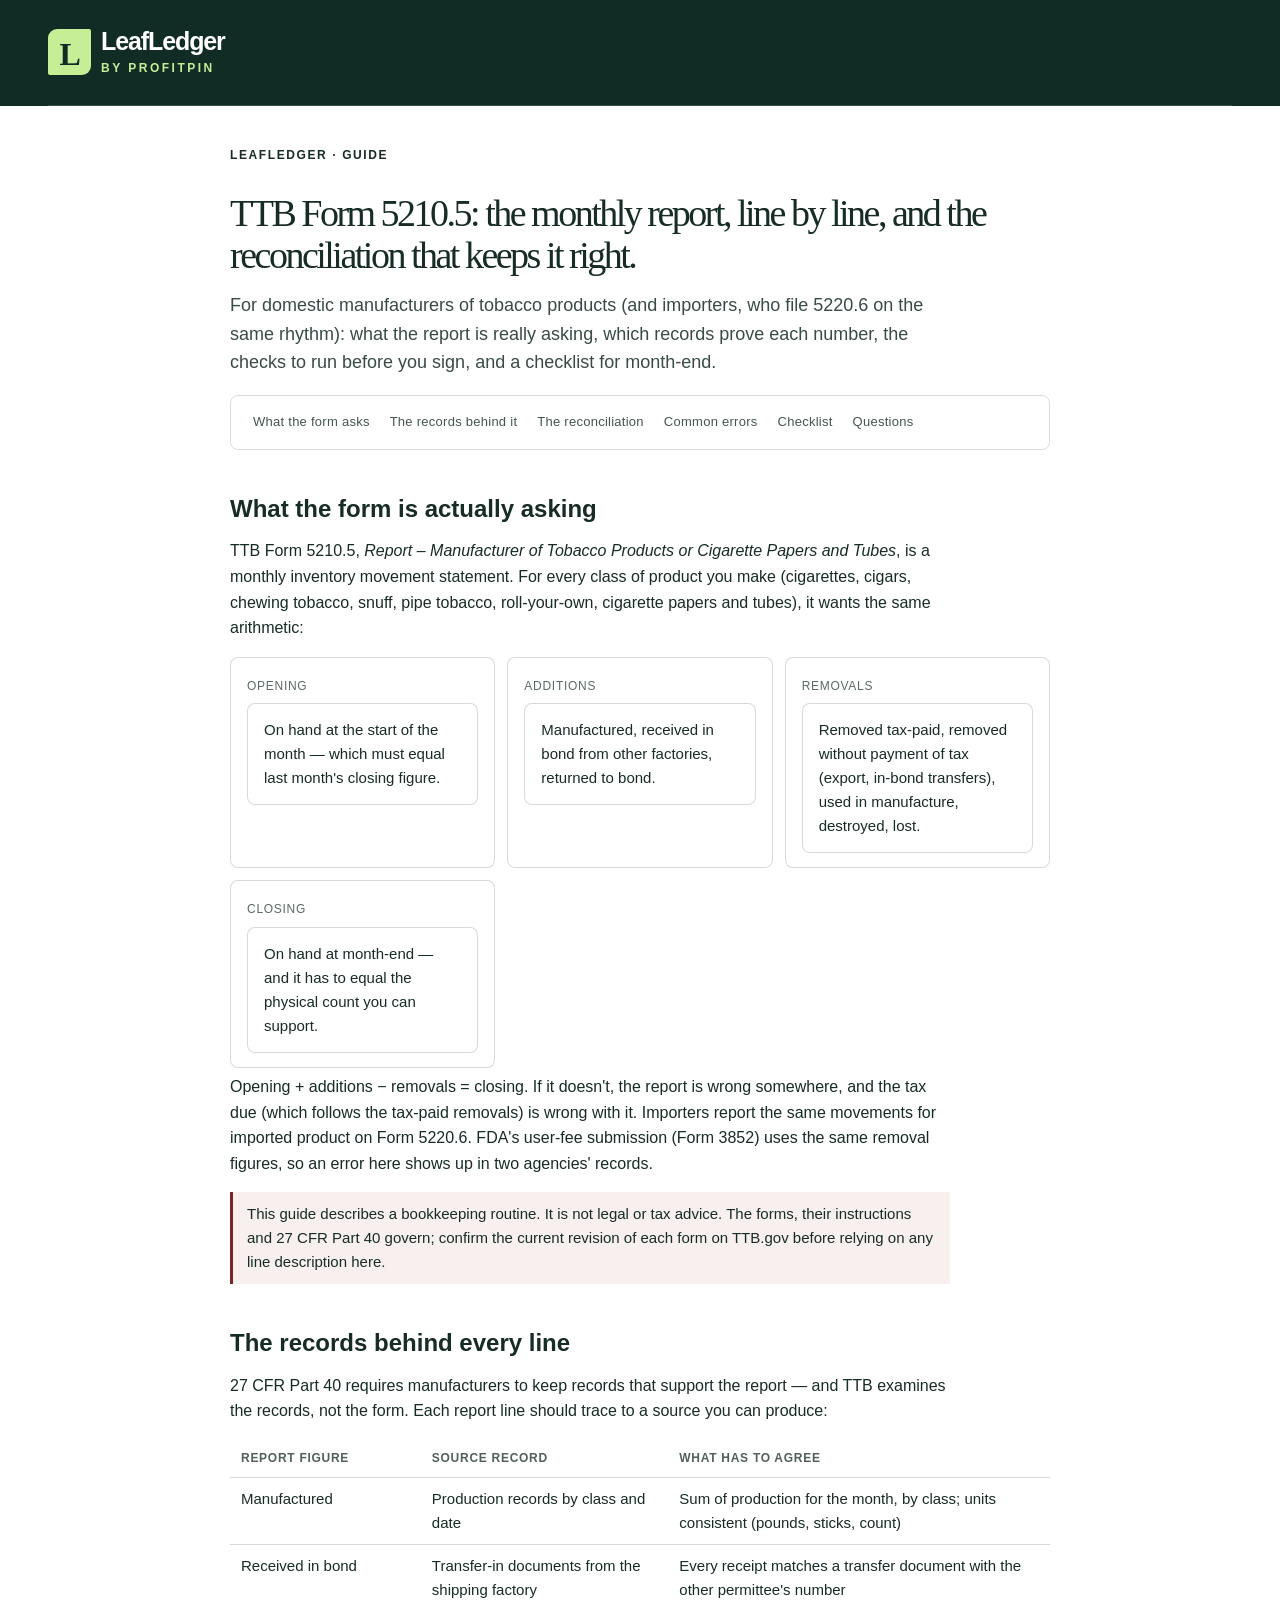
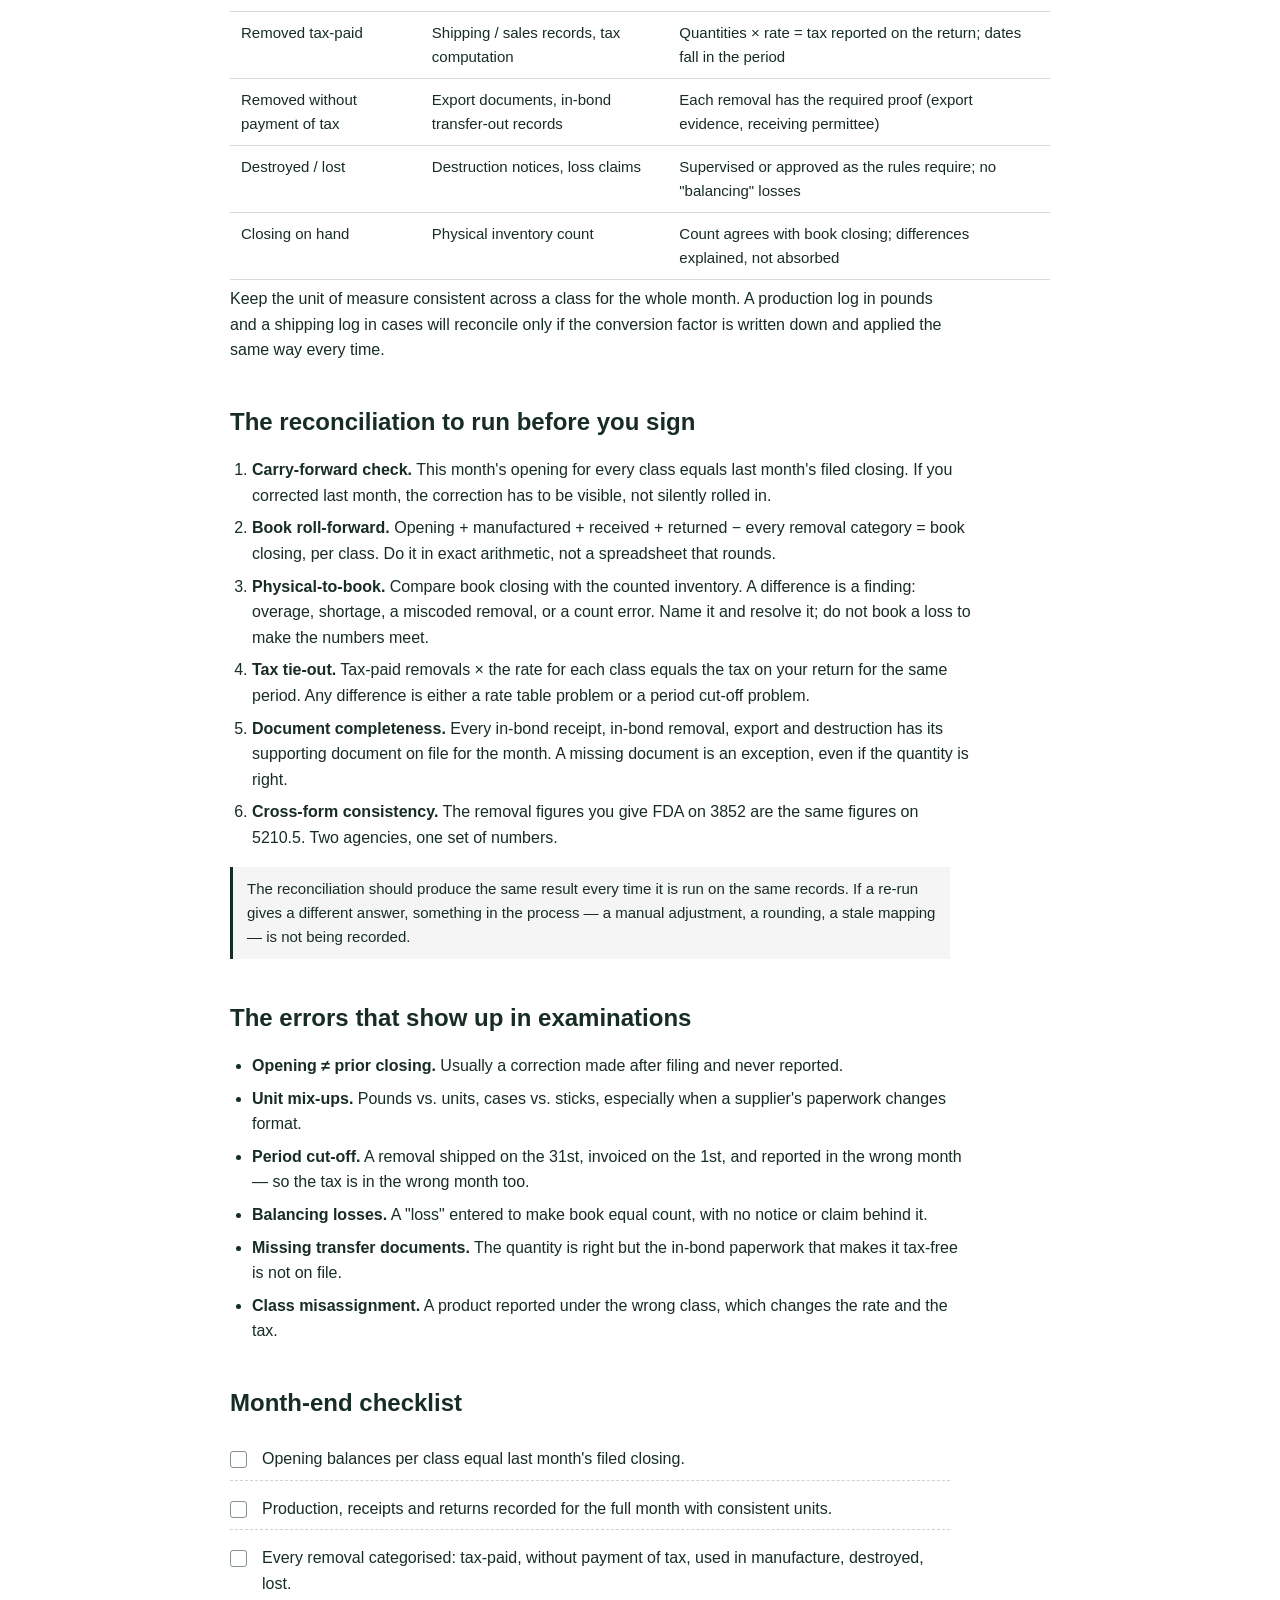
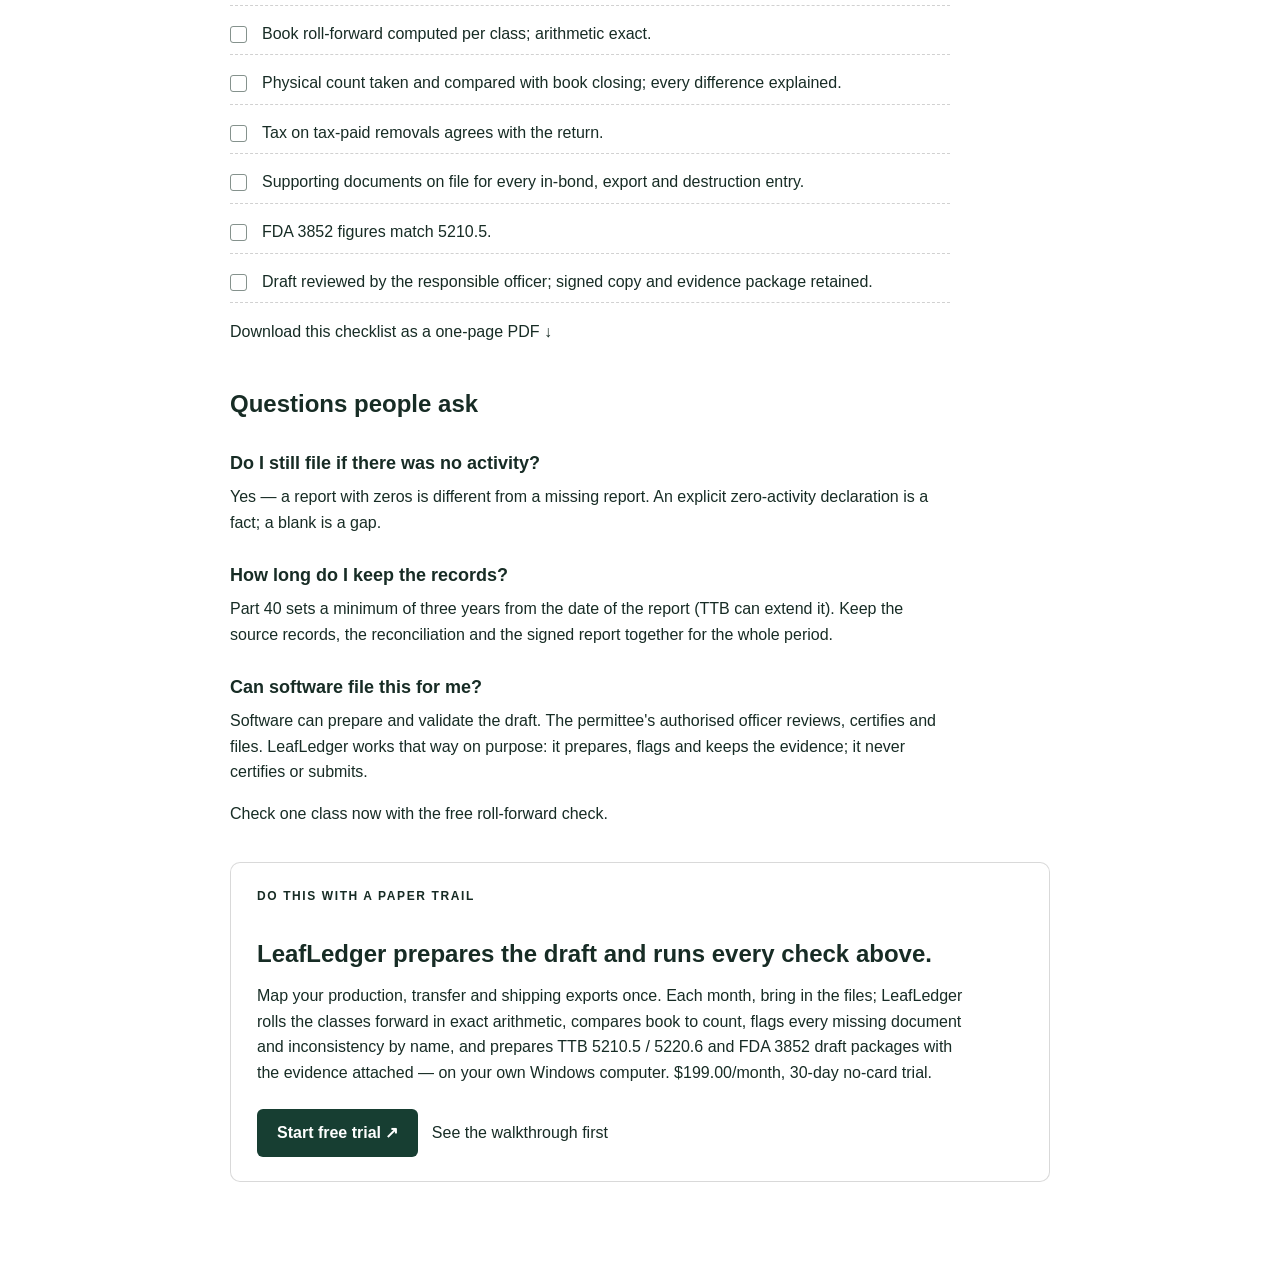
<file: ttb-5210-5-monthly-report.html>
<!doctype html>
<html lang="en">
<head>
  <meta charset="utf-8"><meta name="viewport" content="width=device-width,initial-scale=1">
  <meta name="theme-color" content="#112c25">
  <link rel="icon" href="/icon-512.png" type="image/png">
  <link rel="stylesheet" href="./styles.css">
  <style>
    .tutorial{max-width:860px;margin:0 auto;padding:40px 20px 80px}
    .tutorial h1{font-size:38px;line-height:1.1;margin:8px 0 14px}
    .tutorial h2{font-size:24px;margin:40px 0 10px}
    .tutorial h3{font-size:19px;margin:28px 0 8px}
    .tutorial p,.tutorial li{color:var(--ink);line-height:1.6}
    .muted{color:var(--muted);font-size:15px}
    video{width:100%;max-width:100%;aspect-ratio:16/10;background:#000;border-radius:8px;border:1px solid var(--line)}
    .links{display:flex;gap:14px;flex-wrap:wrap;align-items:center;margin:14px 0 6px}
    .toc{background:var(--white);border:1px solid var(--line);border-radius:8px;padding:16px 22px;margin:22px 0}
    .toc ol{margin:6px 0 0;padding-left:20px}
    .notice{background:#fbecd3;color:#5d3d0a;padding:12px 16px;border-radius:6px;margin:18px 0}
    code{font-family:ui-monospace,Consolas,monospace;font-size:.92em;background:var(--white);border:1px solid var(--line);border-radius:4px;padding:1px 5px}
    ul.check{list-style:none;padding:0}ul.check li::before{content:"☐ ";color:var(--muted)}
  </style>
<title>TTB Form 5210.5 Monthly Report Guide | LeafLedger</title>
<meta name="description" content="A plain-English guide for tobacco manufacturers: what TTB 5210.5 (and 5220.6 for importers) asks for each month, the records behind every line, the reconciliation that catches errors before TTB does, and a month-end checklist.">
<link rel="canonical" href="https://getleafledger.com/ttb-5210-5-monthly-report.html">
<meta property="og:type" content="article"><meta property="og:site_name" content="LeafLedger"><meta property="og:title" content="TTB Form 5210.5 Monthly Report Guide | LeafLedger"><meta property="og:description" content="A plain-English guide for tobacco manufacturers: what TTB 5210.5 (and 5220.6 for importers) asks for each month, the records behind every line, the reconciliation that catches errors before TTB does, and a month-end checklist."><meta property="og:url" content="https://getleafledger.com/ttb-5210-5-monthly-report.html"><meta name="twitter:card" content="summary">

<style>
  .g{max-width:860px;margin:0 auto;padding:40px 20px 80px;line-height:1.6}
  .g h1{font-size:38px;line-height:1.1;margin:8px 0 14px}.g h2{font-size:24px;margin:40px 0 10px}.g h3{font-size:18px;margin:26px 0 6px}
  .g p,.g li{max-width:720px}.g ul,.g ol{padding-left:22px}.g li{margin-bottom:7px}
  .g .lede{font-size:18px;opacity:.85;max-width:720px}
  .g .toc{display:flex;flex-wrap:wrap;gap:6px 20px;font-size:13px;margin:10px 0 0;letter-spacing:.02em}.g .toc a{text-decoration:none;opacity:.8}.g .toc a:hover{opacity:1;text-decoration:underline}
  .g .cards{display:grid;grid-template-columns:repeat(auto-fit,minmax(200px,1fr));gap:12px;margin:16px 0 6px}
  .g .cards div{border:1px solid rgba(0,0,0,.15);border-radius:8px;padding:14px 16px;background:rgba(255,255,255,.55)}
  .g .cards .k{font-size:12px;letter-spacing:.06em;text-transform:uppercase;opacity:.7}.g .cards .v{margin-top:6px;font-size:15px}
  .g table{width:100%;border-collapse:collapse;font-size:15px;margin:12px 0 6px;background:rgba(255,255,255,.55)}
  .g th,.g td{text-align:left;padding:9px 11px;border-bottom:1px solid rgba(0,0,0,.15);vertical-align:top}.g th{font-size:12px;letter-spacing:.06em;text-transform:uppercase;opacity:.75;font-weight:600}
  .g .check{list-style:none;padding:0;max-width:720px}.g .check li{display:grid;grid-template-columns:24px 1fr;gap:8px;padding:8px 0;border-bottom:1px dashed rgba(0,0,0,.18)}.g .check li::before{content:"";width:15px;height:15px;border:1.5px solid currentColor;border-radius:3px;margin-top:5px;opacity:.7}
  .g .note{border-left:3px solid currentColor;padding:10px 14px;margin:14px 0;max-width:720px;background:rgba(0,0,0,.04);font-size:15px}
  .g .caution{background:rgba(160,40,40,.07);border-left-color:#7a2626}
  .g .cta{border:1px solid rgba(0,0,0,.15);border-radius:10px;padding:24px 26px;margin-top:36px;background:rgba(255,255,255,.6)}
  .g .cta h2{margin-top:0}.g .cta .btn{display:inline-block;padding:11px 20px;border-radius:6px;background:#173e32;color:#fff !important;text-decoration:none;font-weight:600;margin-top:8px}
  @media print{header,footer,.g .cta,.g .toc{display:none}.g{padding:0}}
</style>
<script type="application/ld+json">[{"@context": "https://schema.org", "@type": "HowTo", "name": "TTB Form 5210.5 monthly report: what goes in it and how to reconcile it before you file", "description": "A plain-English guide for tobacco manufacturers: what TTB 5210.5 (and 5220.6 for importers) asks for each month, the records behind every line, the reconciliation that catches errors before TTB does, and a month-end checklist.", "step": [{"@type": "HowToStep", "name": "Carry-forward check", "text": "Each class's opening balance equals last month's filed closing."}, {"@type": "HowToStep", "name": "Book roll-forward", "text": "Opening plus manufactured, received and returned, minus every removal category, equals book closing, in exact arithmetic."}, {"@type": "HowToStep", "name": "Physical-to-book", "text": "Compare book closing with the counted inventory and explain every difference."}, {"@type": "HowToStep", "name": "Tax tie-out", "text": "Tax-paid removals times the class rate equals the tax on the return for the period."}, {"@type": "HowToStep", "name": "Document completeness", "text": "Every in-bond receipt, removal, export and destruction has its supporting document on file."}, {"@type": "HowToStep", "name": "Cross-form consistency", "text": "FDA 3852 removal figures match 5210.5."}]}, {"@context": "https://schema.org", "@type": "FAQPage", "mainEntity": [{"@type": "Question", "name": "Do I still file TTB 5210.5 if there was no activity?", "acceptedAnswer": {"@type": "Answer", "text": "Yes. A report with zeros is different from a missing report; an explicit zero-activity declaration is a fact, a blank is a gap."}}, {"@type": "Question", "name": "How long must tobacco manufacturers keep the records behind 5210.5?", "acceptedAnswer": {"@type": "Answer", "text": "27 CFR Part 40 sets a minimum of three years from the date of the report, and TTB can extend it."}}, {"@type": "Question", "name": "Can software file TTB 5210.5 for me?", "acceptedAnswer": {"@type": "Answer", "text": "Software can prepare and validate the draft; the permittee's authorised officer reviews, certifies and files."}}]}]</script>
  <link rel="apple-touch-icon" href="/icon-512.png">
</head>
<body>
  <div class="dark-opening">
    <header class="header wrap">
      <a class="brand" href="./" aria-label="LeafLedger home"><span class="brand-mark" aria-hidden="true">L</span><span class="brand-wordmark"><span>LeafLedger</span><small>BY PROFITPIN</small></span></a>
    </header>
  </div>
  
<main class="g" id="main">
  <p class="eyebrow">LEAFLEDGER · GUIDE</p>
  <h1>TTB Form 5210.5: the monthly report, line by line, and the reconciliation that keeps it right.</h1>
  <p class="lede">For domestic manufacturers of tobacco products (and importers, who file 5220.6 on the same rhythm): what the report is really asking, which records prove each number, the checks to run before you sign, and a checklist for month-end.</p>
  <nav class="toc" aria-label="On this page"><a href="#what">What the form asks</a><a href="#records">The records behind it</a><a href="#recon">The reconciliation</a><a href="#errors">Common errors</a><a href="#checklist">Checklist</a><a href="#faq">Questions</a></nav>

  <h2 id="what">What the form is actually asking</h2>
  <p>TTB Form 5210.5, <i>Report – Manufacturer of Tobacco Products or Cigarette Papers and Tubes</i>, is a monthly inventory movement statement. For every class of product you make (cigarettes, cigars, chewing tobacco, snuff, pipe tobacco, roll-your-own, cigarette papers and tubes), it wants the same arithmetic:</p>
  <div class="cards">
    <div><span class="k">Opening</span><div class="v">On hand at the start of the month — which must equal last month's closing figure.</div></div>
    <div><span class="k">Additions</span><div class="v">Manufactured, received in bond from other factories, returned to bond.</div></div>
    <div><span class="k">Removals</span><div class="v">Removed tax-paid, removed without payment of tax (export, in-bond transfers), used in manufacture, destroyed, lost.</div></div>
    <div><span class="k">Closing</span><div class="v">On hand at month-end — and it has to equal the physical count you can support.</div></div>
  </div>
  <p>Opening + additions − removals = closing. If it doesn't, the report is wrong somewhere, and the tax due (which follows the tax-paid removals) is wrong with it. Importers report the same movements for imported product on Form 5220.6. FDA's user-fee submission (Form 3852) uses the same removal figures, so an error here shows up in two agencies' records.</p>
  <div class="note caution">This guide describes a bookkeeping routine. It is not legal or tax advice. The forms, their instructions and 27 CFR Part 40 govern; confirm the current revision of each form on TTB.gov before relying on any line description here.</div>

  <h2 id="records">The records behind every line</h2>
  <p>27 CFR Part 40 requires manufacturers to keep records that support the report — and TTB examines the records, not the form. Each report line should trace to a source you can produce:</p>
  <table>
    <thead><tr><th>Report figure</th><th>Source record</th><th>What has to agree</th></tr></thead>
    <tbody>
      <tr><td>Manufactured</td><td>Production records by class and date</td><td>Sum of production for the month, by class; units consistent (pounds, sticks, count)</td></tr>
      <tr><td>Received in bond</td><td>Transfer-in documents from the shipping factory</td><td>Every receipt matches a transfer document with the other permittee's number</td></tr>
      <tr><td>Removed tax-paid</td><td>Shipping / sales records, tax computation</td><td>Quantities × rate = tax reported on the return; dates fall in the period</td></tr>
      <tr><td>Removed without payment of tax</td><td>Export documents, in-bond transfer-out records</td><td>Each removal has the required proof (export evidence, receiving permittee)</td></tr>
      <tr><td>Destroyed / lost</td><td>Destruction notices, loss claims</td><td>Supervised or approved as the rules require; no "balancing" losses</td></tr>
      <tr><td>Closing on hand</td><td>Physical inventory count</td><td>Count agrees with book closing; differences explained, not absorbed</td></tr>
    </tbody>
  </table>
  <p>Keep the unit of measure consistent across a class for the whole month. A production log in pounds and a shipping log in cases will reconcile only if the conversion factor is written down and applied the same way every time.</p>

  <h2 id="recon">The reconciliation to run before you sign</h2>
  <ol>
    <li><b>Carry-forward check.</b> This month's opening for every class equals last month's filed closing. If you corrected last month, the correction has to be visible, not silently rolled in.</li>
    <li><b>Book roll-forward.</b> Opening + manufactured + received + returned − every removal category = book closing, per class. Do it in exact arithmetic, not a spreadsheet that rounds.</li>
    <li><b>Physical-to-book.</b> Compare book closing with the counted inventory. A difference is a finding: overage, shortage, a miscoded removal, or a count error. Name it and resolve it; do not book a loss to make the numbers meet.</li>
    <li><b>Tax tie-out.</b> Tax-paid removals × the rate for each class equals the tax on your return for the same period. Any difference is either a rate table problem or a period cut-off problem.</li>
    <li><b>Document completeness.</b> Every in-bond receipt, in-bond removal, export and destruction has its supporting document on file for the month. A missing document is an exception, even if the quantity is right.</li>
    <li><b>Cross-form consistency.</b> The removal figures you give FDA on 3852 are the same figures on 5210.5. Two agencies, one set of numbers.</li>
  </ol>
  <div class="note">The reconciliation should produce the same result every time it is run on the same records. If a re-run gives a different answer, something in the process — a manual adjustment, a rounding, a stale mapping — is not being recorded.</div>

  <h2 id="errors">The errors that show up in examinations</h2>
  <ul>
    <li><b>Opening ≠ prior closing.</b> Usually a correction made after filing and never reported.</li>
    <li><b>Unit mix-ups.</b> Pounds vs. units, cases vs. sticks, especially when a supplier's paperwork changes format.</li>
    <li><b>Period cut-off.</b> A removal shipped on the 31st, invoiced on the 1st, and reported in the wrong month — so the tax is in the wrong month too.</li>
    <li><b>Balancing losses.</b> A "loss" entered to make book equal count, with no notice or claim behind it.</li>
    <li><b>Missing transfer documents.</b> The quantity is right but the in-bond paperwork that makes it tax-free is not on file.</li>
    <li><b>Class misassignment.</b> A product reported under the wrong class, which changes the rate and the tax.</li>
  </ul>

  <h2 id="checklist">Month-end checklist</h2>
  <ul class="check">
    <li>Opening balances per class equal last month's filed closing.</li>
    <li>Production, receipts and returns recorded for the full month with consistent units.</li>
    <li>Every removal categorised: tax-paid, without payment of tax, used in manufacture, destroyed, lost.</li>
    <li>Book roll-forward computed per class; arithmetic exact.</li>
    <li>Physical count taken and compared with book closing; every difference explained.</li>
    <li>Tax on tax-paid removals agrees with the return.</li>
    <li>Supporting documents on file for every in-bond, export and destruction entry.</li>
    <li>FDA 3852 figures match 5210.5.</li>
    <li>Draft reviewed by the responsible officer; signed copy and evidence package retained.</li>
  </ul>
  <p><a href="ttb-5210-5-month-end-checklist.pdf" download>Download this checklist as a one-page PDF ↓</a></p>

  <h2 id="faq">Questions people ask</h2>
  <h3>Do I still file if there was no activity?</h3><p>Yes — a report with zeros is different from a missing report. An explicit zero-activity declaration is a fact; a blank is a gap.</p>
  <h3>How long do I keep the records?</h3><p>Part 40 sets a minimum of three years from the date of the report (TTB can extend it). Keep the source records, the reconciliation and the signed report together for the whole period.</p>
  <h3>Can software file this for me?</h3><p>Software can prepare and validate the draft. The permittee's authorised officer reviews, certifies and files. LeafLedger works that way on purpose: it prepares, flags and keeps the evidence; it never certifies or submits.</p>

  <p><a href="tobacco-rollforward-check.html">Check one class now with the free roll-forward check.</a></p>
  <div class="cta">
    <p class="eyebrow">DO THIS WITH A PAPER TRAIL</p>
    <h2>LeafLedger prepares the draft and runs every check above.</h2>
    <p>Map your production, transfer and shipping exports once. Each month, bring in the files; LeafLedger rolls the classes forward in exact arithmetic, compares book to count, flags every missing document and inconsistency by name, and prepares TTB 5210.5 / 5220.6 and FDA 3852 draft packages with the evidence attached — on your own Windows computer. $199.00/month, 30-day no-card trial.</p>
    <a class="btn" href="https://license.getleafledger.com/trial">Start free trial ↗</a> &nbsp; <a href="./tutorial.html">See the walkthrough first</a>
  </div>
</main>

<script src="/lead-source.js" defer></script></body>
</html>
</file>
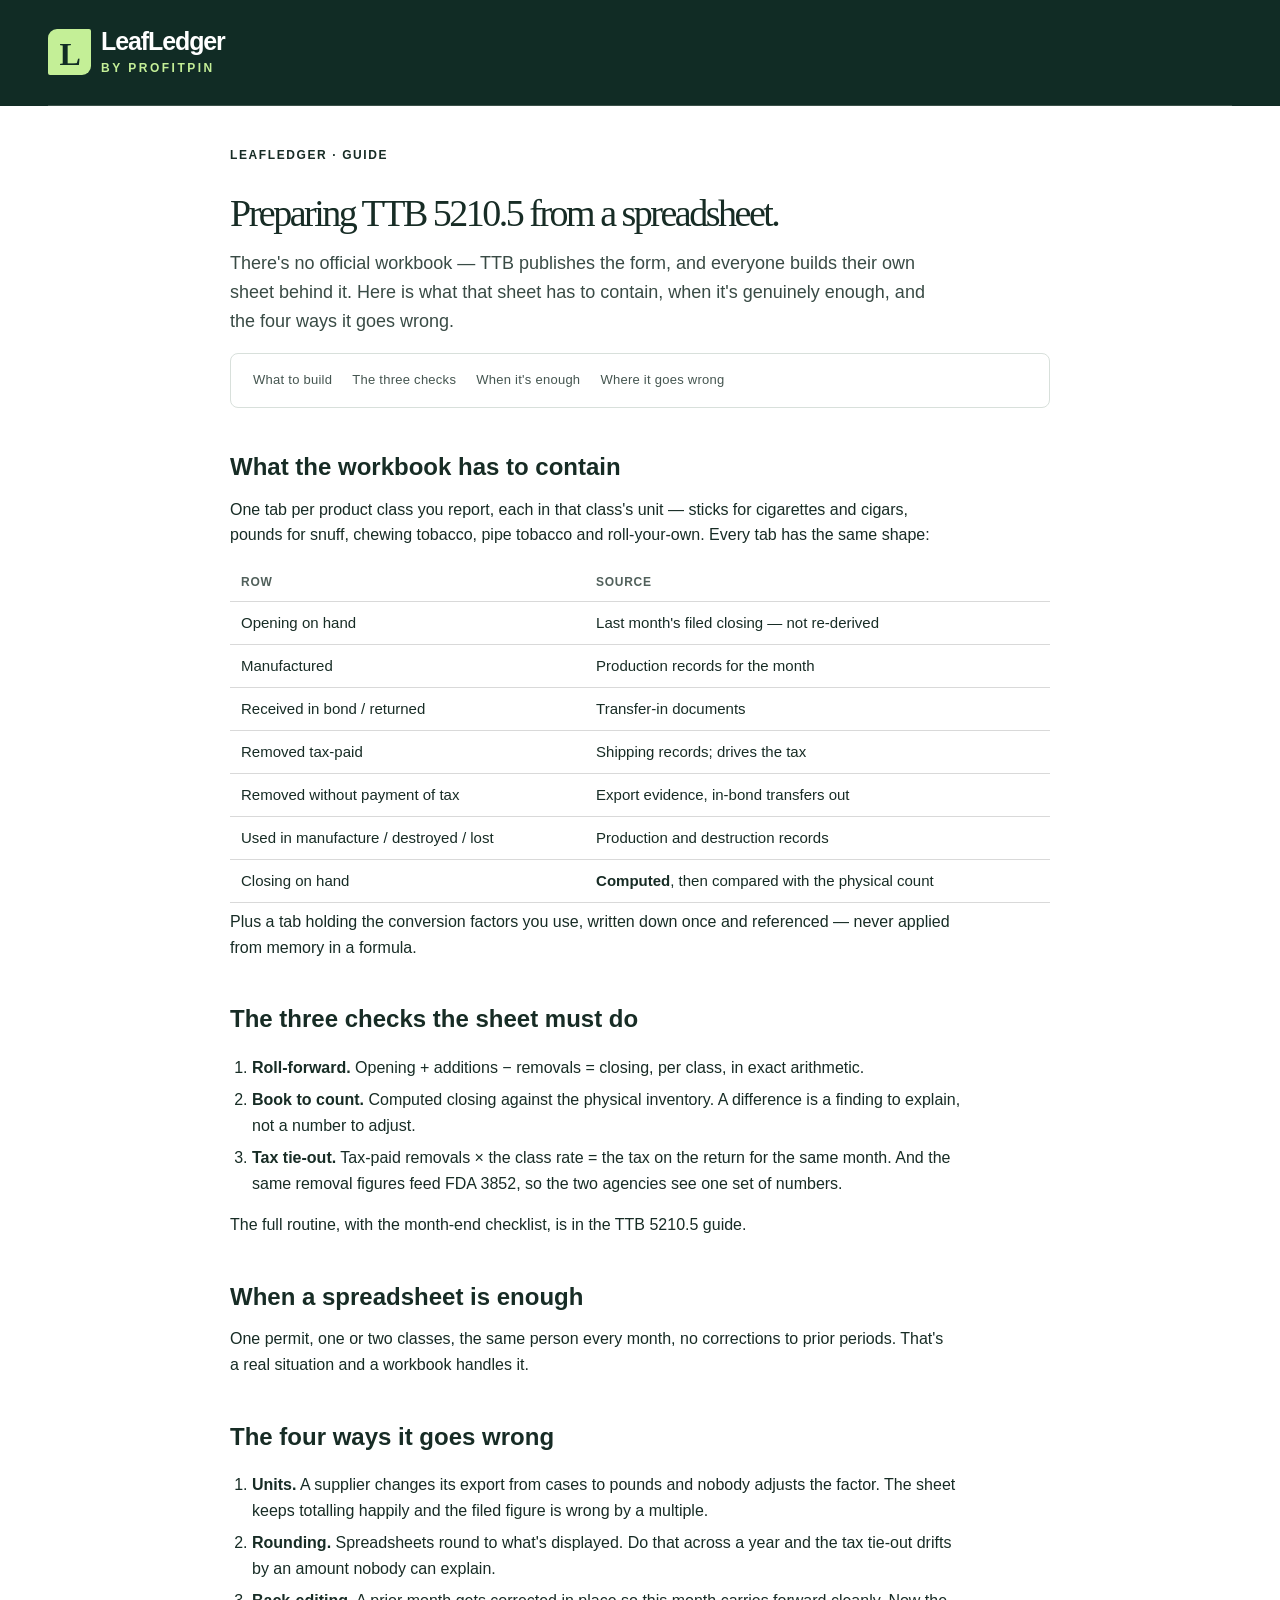
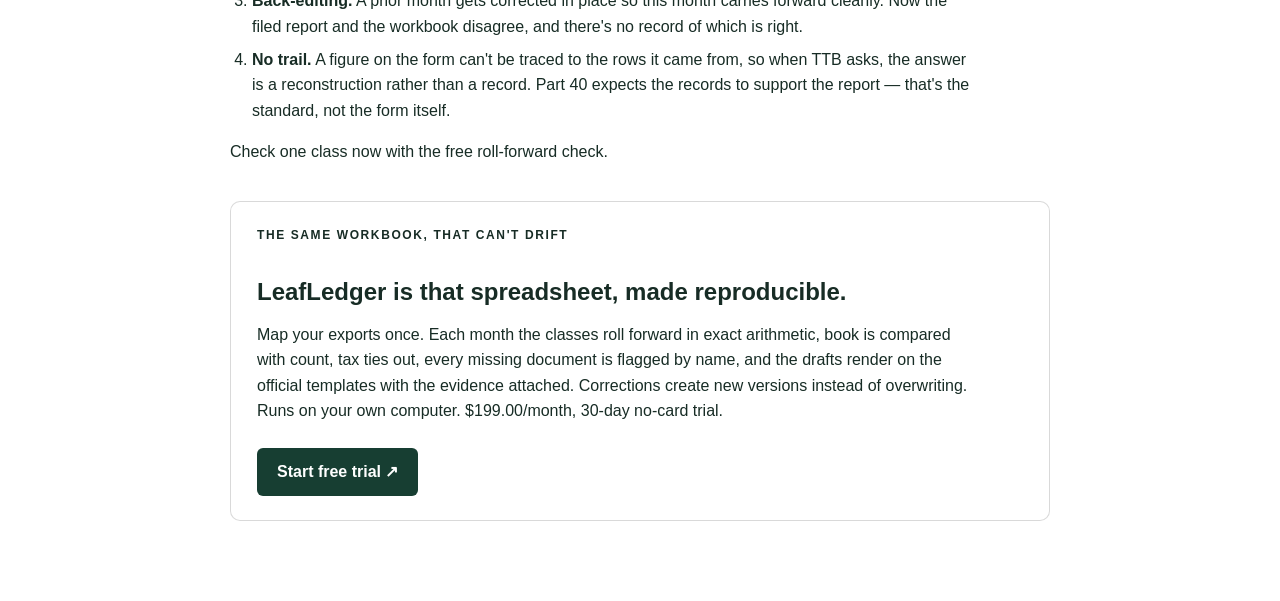
<file: ttb-5210-5-spreadsheet-template.html>
<!doctype html>
<html lang="en">
<head>
  <meta charset="utf-8"><meta name="viewport" content="width=device-width,initial-scale=1">
  <meta name="theme-color" content="#112c25">
  <link rel="icon" href="/icon-512.png" type="image/png">
  <link rel="stylesheet" href="./styles.css">
  <style>
    .tutorial{max-width:860px;margin:0 auto;padding:40px 20px 80px}
    .tutorial h1{font-size:38px;line-height:1.1;margin:8px 0 14px}
    .tutorial h2{font-size:24px;margin:40px 0 10px}
    .tutorial h3{font-size:19px;margin:28px 0 8px}
    .tutorial p,.tutorial li{color:var(--ink);line-height:1.6}
    .muted{color:var(--muted);font-size:15px}
    video{width:100%;max-width:100%;aspect-ratio:16/10;background:#000;border-radius:8px;border:1px solid var(--line)}
    .links{display:flex;gap:14px;flex-wrap:wrap;align-items:center;margin:14px 0 6px}
    .toc{background:var(--white);border:1px solid var(--line);border-radius:8px;padding:16px 22px;margin:22px 0}
    .toc ol{margin:6px 0 0;padding-left:20px}
    .notice{background:#fbecd3;color:#5d3d0a;padding:12px 16px;border-radius:6px;margin:18px 0}
    code{font-family:ui-monospace,Consolas,monospace;font-size:.92em;background:var(--white);border:1px solid var(--line);border-radius:4px;padding:1px 5px}
    ul.check{list-style:none;padding:0}ul.check li::before{content:"☐ ";color:var(--muted)}
  </style>
<title>TTB 5210.5 Spreadsheet Preparation Guide | LeafLedger</title>
<meta name="description" content="How tobacco manufacturers build a TTB 5210.5 workbook — a tab per class, the roll-forward formula, the book-to-count check and the tax tie-out — and the failure modes that make a spreadsheet risky once you have several classes or a correction to file.">
<link rel="canonical" href="https://getleafledger.com/ttb-5210-5-spreadsheet-template.html">
<meta property="og:type" content="article"><meta property="og:site_name" content="LeafLedger"><meta property="og:title" content="TTB 5210.5 Spreadsheet Preparation Guide | LeafLedger"><meta property="og:description" content="How tobacco manufacturers build a TTB 5210.5 workbook — a tab per class, the roll-forward formula, the book-to-count check and the tax tie-out — and the failure modes that make a spreadsheet risky once you have several classes or a correction to file."><meta property="og:url" content="https://getleafledger.com/ttb-5210-5-spreadsheet-template.html"><meta name="twitter:card" content="summary">

<style>
  .g{max-width:860px;margin:0 auto;padding:40px 20px 80px;line-height:1.6}
  .g h1{font-size:38px;line-height:1.1;margin:8px 0 14px}.g h2{font-size:24px;margin:40px 0 10px}.g h3{font-size:18px;margin:26px 0 6px}
  .g p,.g li{max-width:720px}.g ul,.g ol{padding-left:22px}.g li{margin-bottom:7px}
  .g .lede{font-size:18px;opacity:.85;max-width:720px}
  .g .toc{display:flex;flex-wrap:wrap;gap:6px 20px;font-size:13px;margin:10px 0 0;letter-spacing:.02em}.g .toc a{text-decoration:none;opacity:.8}.g .toc a:hover{opacity:1;text-decoration:underline}
  .g .cards{display:grid;grid-template-columns:repeat(auto-fit,minmax(200px,1fr));gap:12px;margin:16px 0 6px}
  .g .cards div{border:1px solid rgba(0,0,0,.15);border-radius:8px;padding:14px 16px;background:rgba(255,255,255,.55)}
  .g .cards .k{font-size:12px;letter-spacing:.06em;text-transform:uppercase;opacity:.7}.g .cards .v{margin-top:6px;font-size:15px}
  .g table{width:100%;border-collapse:collapse;font-size:15px;margin:12px 0 6px;background:rgba(255,255,255,.55)}
  .g th,.g td{text-align:left;padding:9px 11px;border-bottom:1px solid rgba(0,0,0,.15);vertical-align:top}.g th{font-size:12px;letter-spacing:.06em;text-transform:uppercase;opacity:.75;font-weight:600}
  .g .check{list-style:none;padding:0;max-width:720px}.g .check li{display:grid;grid-template-columns:24px 1fr;gap:8px;padding:8px 0;border-bottom:1px dashed rgba(0,0,0,.18)}.g .check li::before{content:"";width:15px;height:15px;border:1.5px solid currentColor;border-radius:3px;margin-top:5px;opacity:.7}
  .g .note{border-left:3px solid currentColor;padding:10px 14px;margin:14px 0;max-width:720px;background:rgba(0,0,0,.04);font-size:15px}
  .g .caution{background:rgba(160,40,40,.07);border-left-color:#7a2626}
  .g .cta{border:1px solid rgba(0,0,0,.15);border-radius:10px;padding:24px 26px;margin-top:36px;background:rgba(255,255,255,.6)}
  .g .cta h2{margin-top:0}.g .cta .btn{display:inline-block;padding:11px 20px;border-radius:6px;background:#173e32;color:#fff !important;text-decoration:none;font-weight:600;margin-top:8px}
  @media print{header,footer,.g .cta,.g .toc{display:none}.g{padding:0}}
</style>
<script type="application/ld+json">[{"@context": "https://schema.org", "@type": "HowTo", "name": "Preparing TTB 5210.5 from a spreadsheet: what the workbook needs, and where it goes wrong", "description": "How tobacco manufacturers build a TTB 5210.5 workbook — a tab per class, the roll-forward formula, the book-to-count check and the tax tie-out — and the failure modes that make a spreadsheet risky once you have several classes or a correction to file.", "step": [{"@type": "HowToStep", "name": "One tab per product class", "text": "Cigarettes, cigars, snuff, chewing tobacco, pipe tobacco, roll-your-own, in the right unit."}, {"@type": "HowToStep", "name": "Roll each class forward", "text": "Opening plus manufactured, received and returned, minus every removal category, equals closing."}, {"@type": "HowToStep", "name": "Compare book to count", "text": "The physical inventory has to agree with the book closing figure."}, {"@type": "HowToStep", "name": "Tie the tax out", "text": "Tax-paid removals times the class rate equals the tax on the return."}, {"@type": "HowToStep", "name": "Carry forward", "text": "This month's closing becomes next month's opening, with corrections shown, not overwritten."}]}, {"@context": "https://schema.org", "@type": "FAQPage", "mainEntity": [{"@type": "Question", "name": "Is there an official TTB 5210.5 Excel template?", "acceptedAnswer": {"@type": "Answer", "text": "TTB publishes the form and its instructions, not a workbook. Manufacturers build their own, usually one tab per class with a roll-forward."}}, {"@type": "Question", "name": "Can I prepare TTB 5210.5 in Excel?", "acceptedAnswer": {"@type": "Answer", "text": "Yes, and for one permit and one or two classes it is manageable. It gets risky with several classes, an importer permit as well, or when a prior month needs correcting."}}, {"@type": "Question", "name": "What breaks a spreadsheet-based TTB filing?", "acceptedAnswer": {"@type": "Answer", "text": "Unit mix-ups between pounds and sticks, a prior month edited after filing, rounding instead of exact arithmetic, and no link from a reported figure back to the source rows."}}]}]</script>
  <link rel="apple-touch-icon" href="/icon-512.png">
</head>
<body>
  <div class="dark-opening">
    <header class="header wrap">
      <a class="brand" href="./" aria-label="LeafLedger home"><span class="brand-mark" aria-hidden="true">L</span><span class="brand-wordmark"><span>LeafLedger</span><small>BY PROFITPIN</small></span></a>
    </header>
  </div>
  
<main class="g" id="main">
  <p class="eyebrow">LEAFLEDGER · GUIDE</p>
  <h1>Preparing TTB 5210.5 from a spreadsheet.</h1>
  <p class="lede">There's no official workbook — TTB publishes the form, and everyone builds their own sheet behind it. Here is what that sheet has to contain, when it's genuinely enough, and the four ways it goes wrong.</p>
  <nav class="toc" aria-label="On this page"><a href="#build">What to build</a><a href="#checks">The three checks</a><a href="#enough">When it's enough</a><a href="#wrong">Where it goes wrong</a></nav>

  <h2 id="build">What the workbook has to contain</h2>
  <p>One tab per product class you report, each in that class's unit — sticks for cigarettes and cigars, pounds for snuff, chewing tobacco, pipe tobacco and roll-your-own. Every tab has the same shape:</p>
  <table>
    <thead><tr><th>Row</th><th>Source</th></tr></thead>
    <tbody>
      <tr><td>Opening on hand</td><td>Last month's filed closing — not re-derived</td></tr>
      <tr><td>Manufactured</td><td>Production records for the month</td></tr>
      <tr><td>Received in bond / returned</td><td>Transfer-in documents</td></tr>
      <tr><td>Removed tax-paid</td><td>Shipping records; drives the tax</td></tr>
      <tr><td>Removed without payment of tax</td><td>Export evidence, in-bond transfers out</td></tr>
      <tr><td>Used in manufacture / destroyed / lost</td><td>Production and destruction records</td></tr>
      <tr><td>Closing on hand</td><td><b>Computed</b>, then compared with the physical count</td></tr>
    </tbody>
  </table>
  <p>Plus a tab holding the conversion factors you use, written down once and referenced — never applied from memory in a formula.</p>

  <h2 id="checks">The three checks the sheet must do</h2>
  <ol>
    <li><b>Roll-forward.</b> Opening + additions − removals = closing, per class, in exact arithmetic.</li>
    <li><b>Book to count.</b> Computed closing against the physical inventory. A difference is a finding to explain, not a number to adjust.</li>
    <li><b>Tax tie-out.</b> Tax-paid removals × the class rate = the tax on the return for the same month. And the same removal figures feed <a href="fda-3852-tobacco-user-fee-report.html">FDA 3852</a>, so the two agencies see one set of numbers.</li>
  </ol>
  <p>The full routine, with the month-end checklist, is in the <a href="ttb-5210-5-monthly-report.html">TTB 5210.5 guide</a>.</p>

  <h2 id="enough">When a spreadsheet is enough</h2>
  <p>One permit, one or two classes, the same person every month, no corrections to prior periods. That's a real situation and a workbook handles it.</p>

  <h2 id="wrong">The four ways it goes wrong</h2>
  <ol>
    <li><b>Units.</b> A supplier changes its export from cases to pounds and nobody adjusts the factor. The sheet keeps totalling happily and the filed figure is wrong by a multiple.</li>
    <li><b>Rounding.</b> Spreadsheets round to what's displayed. Do that across a year and the tax tie-out drifts by an amount nobody can explain.</li>
    <li><b>Back-editing.</b> A prior month gets corrected in place so this month carries forward cleanly. Now the filed report and the workbook disagree, and there's no record of which is right.</li>
    <li><b>No trail.</b> A figure on the form can't be traced to the rows it came from, so when TTB asks, the answer is a reconstruction rather than a record. Part 40 expects the records to support the report — that's the standard, not the form itself.</li>
  </ol>

  <p><a href="tobacco-rollforward-check.html">Check one class now with the free roll-forward check.</a></p>
  <div class="cta">
    <p class="eyebrow">THE SAME WORKBOOK, THAT CAN'T DRIFT</p>
    <h2>LeafLedger is that spreadsheet, made reproducible.</h2>
    <p>Map your exports once. Each month the classes roll forward in exact arithmetic, book is compared with count, tax ties out, every missing document is flagged by name, and the drafts render on the official templates with the evidence attached. Corrections create new versions instead of overwriting. Runs on your own computer. $199.00/month, 30-day no-card trial.</p>
    <a class="btn" href="https://license.getleafledger.com/trial">Start free trial ↗</a>
  </div>
</main>

<script src="/lead-source.js" defer></script></body>
</html>
</file>
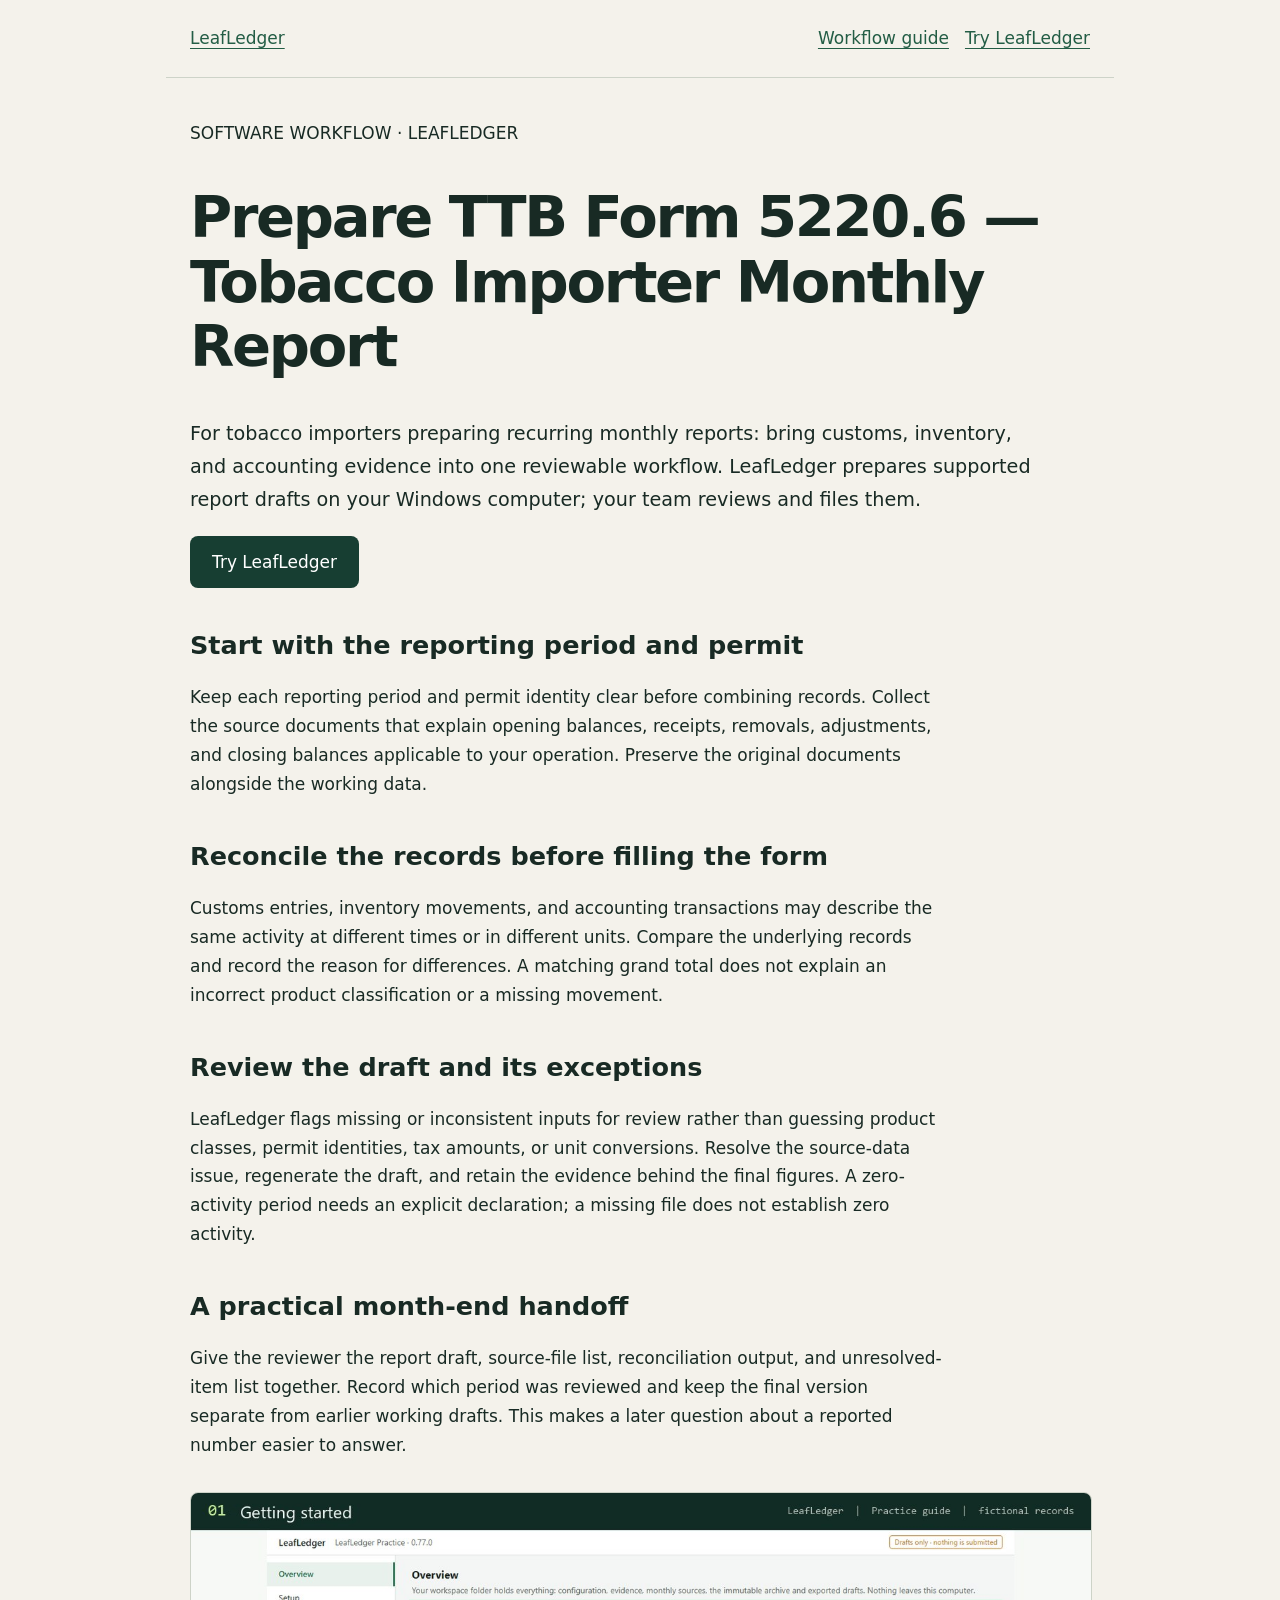
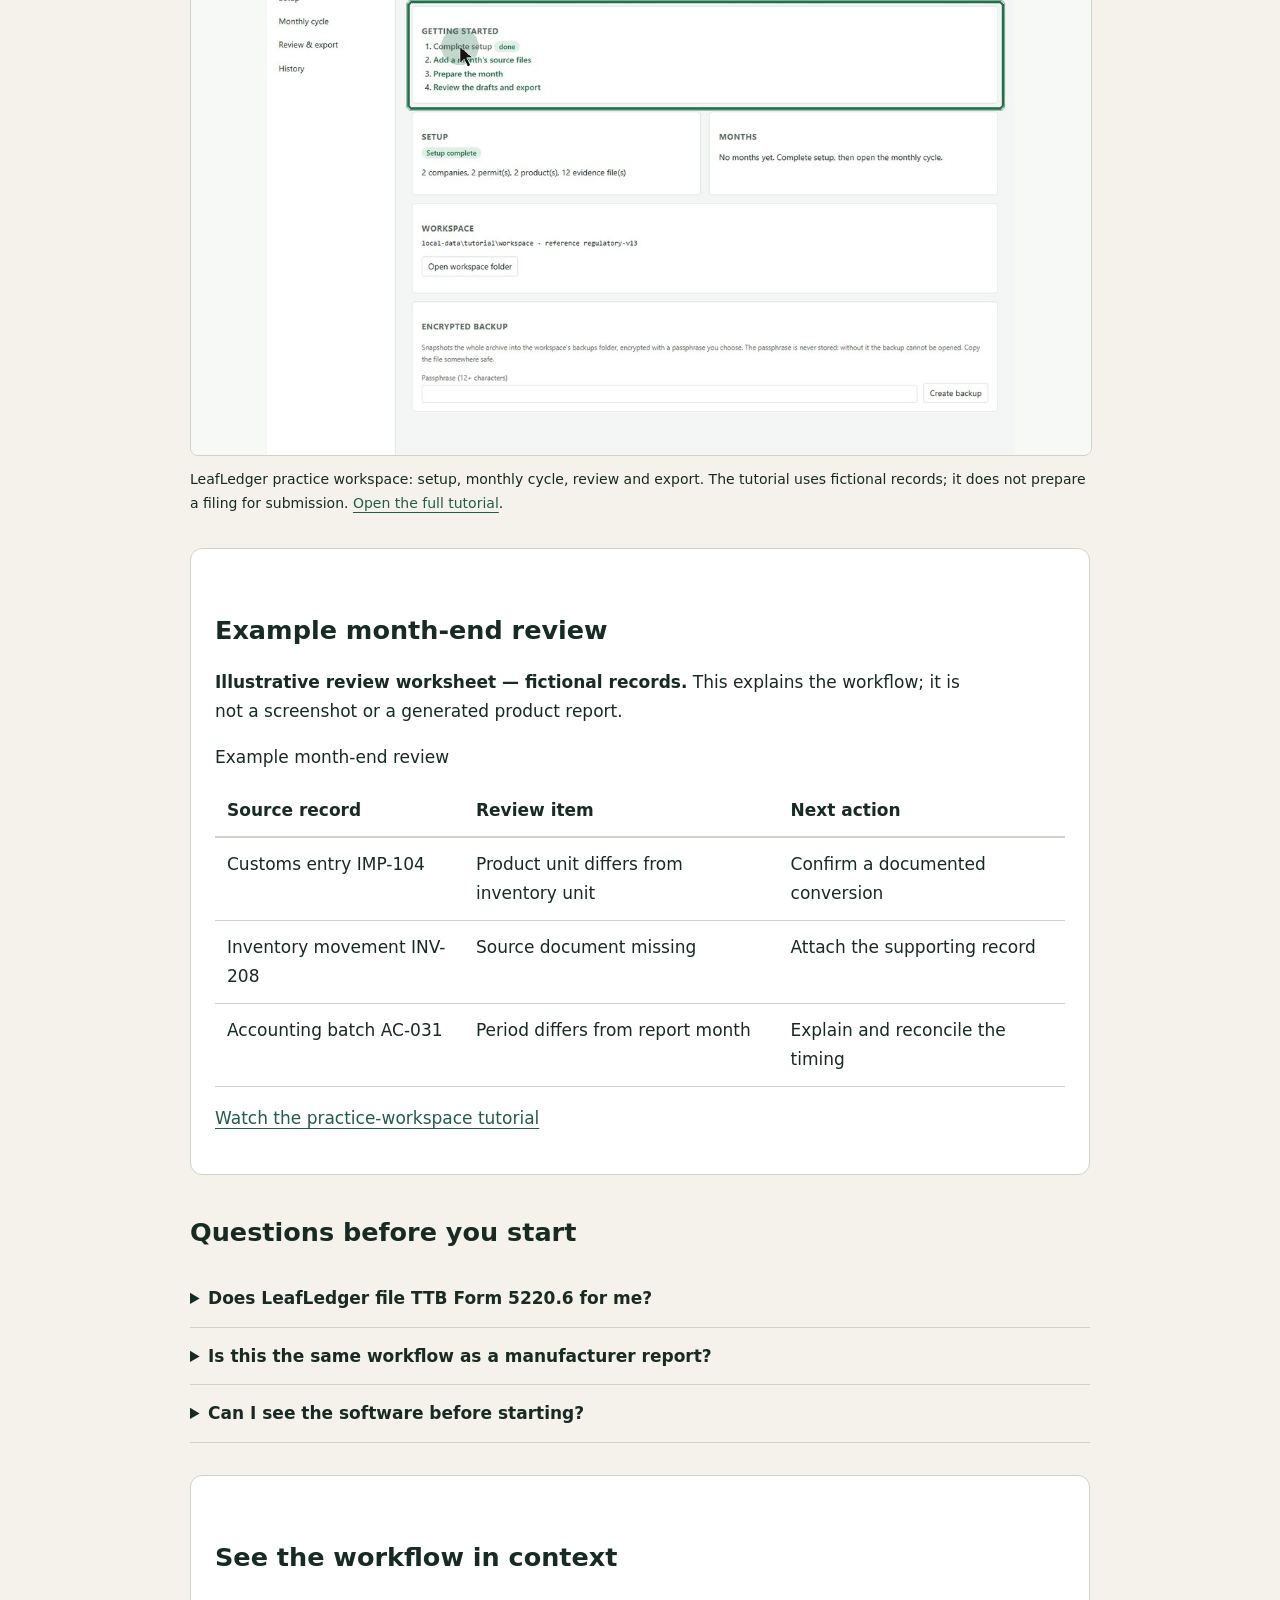
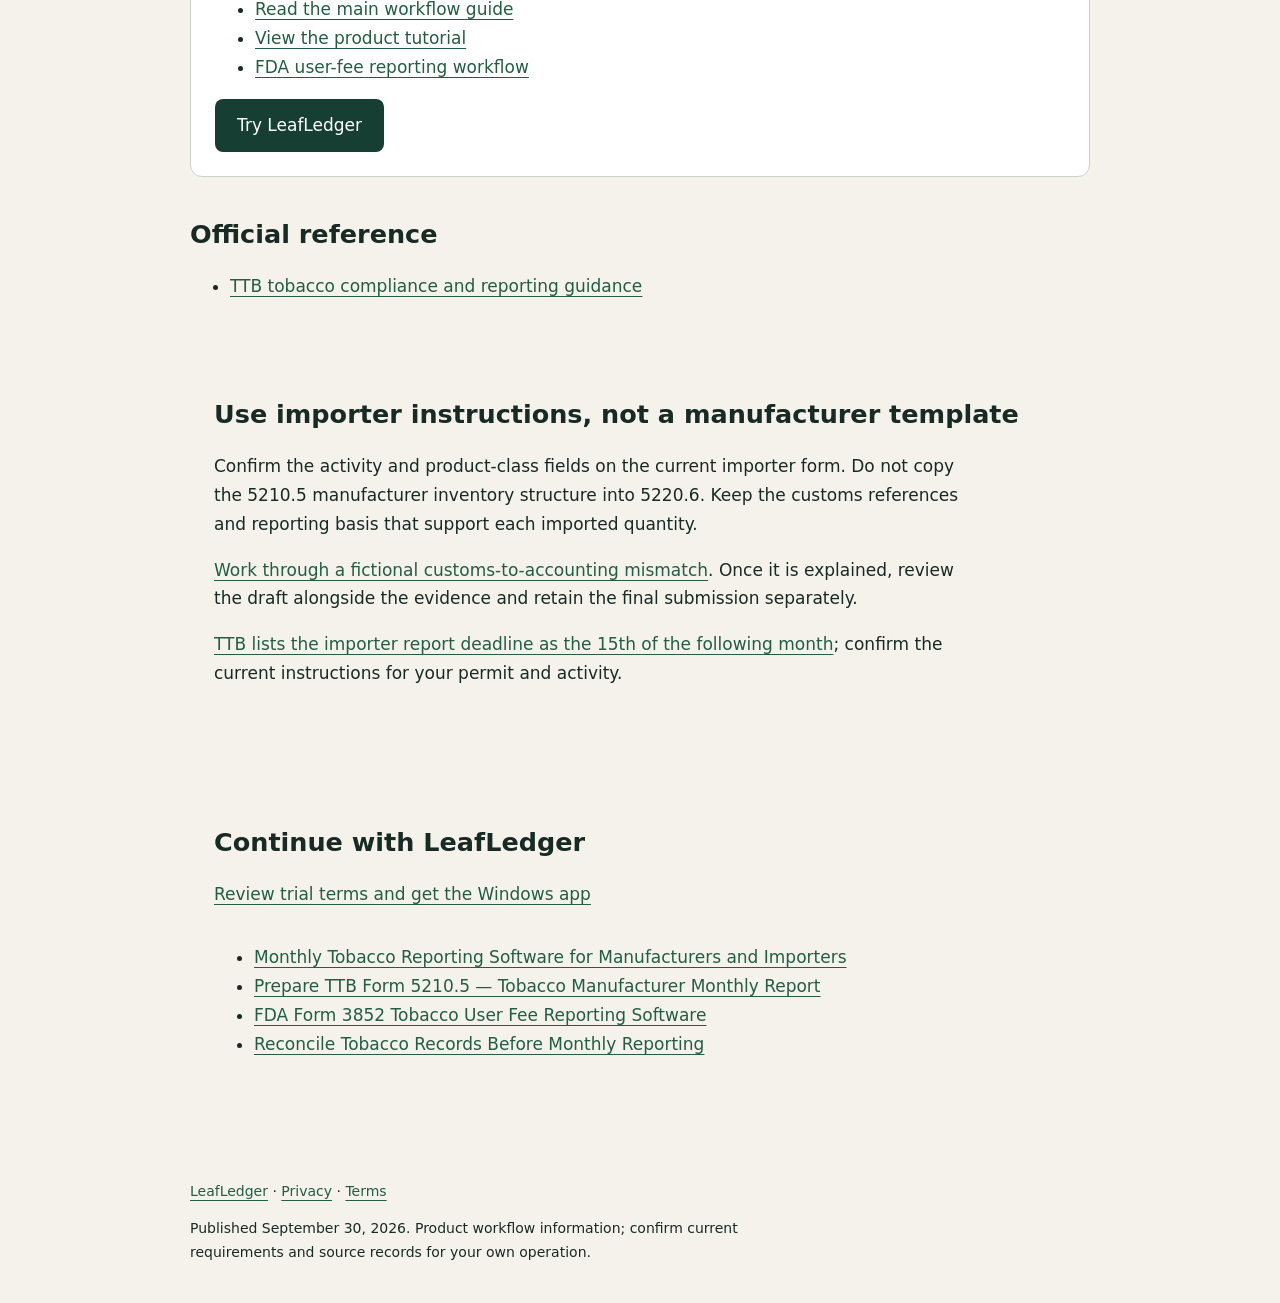
<file: ttb-5220-6-importer-report.html>
<!doctype html><html lang="en"><head><meta charset="utf-8"><meta name="viewport" content="width=device-width,initial-scale=1"><title>Prepare TTB Form 5220.6 — Tobacco Importer Monthly Report | LeafLedger</title><meta name="description" content="Prepare TTB 5220.6 report drafts from reconciled tobacco importer records. Review missing evidence and exceptions before filing."><link rel="canonical" href="https://getleafledger.com/ttb-5220-6-importer-report.html"><meta property="og:type" content="website"><meta property="og:title" content="Prepare TTB Form 5220.6 — Tobacco Importer Monthly Report | LeafLedger"><meta property="og:description" content="Prepare TTB 5220.6 report drafts from reconciled tobacco importer records. Review missing evidence and exceptions before filing."><meta property="og:url" content="https://getleafledger.com/ttb-5220-6-importer-report.html"><meta name="twitter:card" content="summary"><style>body{margin:0;background:#f4f2eb;color:#182a24;font:17px/1.7 system-ui,sans-serif}header,main,footer{max-width:900px;margin:auto;padding:24px}header{display:flex;justify-content:space-between;gap:24px;flex-wrap:wrap;border-bottom:1px solid #cdd3c8}a{color:#235d45;text-underline-offset:4px}h1{font-size:clamp(2.1rem,5vw,3.6rem);line-height:1.12;letter-spacing:-.04em}h2{line-height:1.25;margin-top:42px}p,li{max-width: 70ch}p{max-width: 70ch}.lead{font-size:1.2rem}.cta{display:inline-block;background:#173e32;color:white;padding:12px 22px;border-radius:8px;text-decoration:none}.panel{border:1px solid #cdd3c8;padding:24px;border-radius:12px;background:white;margin:32px 0}nav{display:flex;gap:16px;flex-wrap:wrap}details{padding:14px 0;border-bottom:1px solid #cdd3c8}summary{cursor:pointer;font-weight:650}a:focus-visible,summary:focus-visible{outline:3px solid #718341;outline-offset:4px}footer{font-size:14px}</style><script type="application/ld+json">[{"@context": "https://schema.org", "@type": "WebPage", "name": "Prepare TTB Form 5220.6 \u2014 Tobacco Importer Monthly Report", "description": "Prepare TTB 5220.6 report drafts from reconciled tobacco importer records. Review missing evidence and exceptions before filing.", "url": "https://getleafledger.com/ttb-5220-6-importer-report.html"}, {"@context": "https://schema.org", "@type": "BreadcrumbList", "itemListElement": [{"@type": "ListItem", "position": 1, "name": "LeafLedger", "item": "https://getleafledger.com/"}, {"@type": "ListItem", "position": 2, "name": "TTB 5220.6 Tobacco Importer Reporting Software", "item": "https://getleafledger.com/ttb-5220-6-importer-report.html"}]}, {"@context": "https://schema.org", "@type": "FAQPage", "mainEntity": [{"@type": "Question", "name": "Does LeafLedger file TTB Form 5220.6 for me?", "acceptedAnswer": {"@type": "Answer", "text": "No. It prepares and validates supported report drafts. Your business remains responsible for reviewing the figures, signing where required, and submitting the report."}}, {"@type": "Question", "name": "Is this the same workflow as a manufacturer report?", "acceptedAnswer": {"@type": "Answer", "text": "No. The importer form and manufacturer form serve different operations. Confirm the applicable form and current instructions for your permit and activity."}}, {"@type": "Question", "name": "Can I see the software before starting?", "acceptedAnswer": {"@type": "Answer", "text": "Yes. The product tutorial and fictional practice workspace explain the workflow before you use your own records."}}]}]</script></head><body><header><a href="/">LeafLedger</a><nav><a href="ttb-5210-5-monthly-report.html">Workflow guide</a><a href="index.html#pricing">Try LeafLedger</a></nav></header><main><p>SOFTWARE WORKFLOW · LEAFLEDGER</p><h1>Prepare TTB Form 5220.6 — Tobacco Importer Monthly Report</h1><p class="lead">For tobacco importers preparing recurring monthly reports: bring customs, inventory, and accounting evidence into one reviewable workflow. LeafLedger prepares supported report drafts on your Windows computer; your team reviews and files them.</p><a class="cta" href="index.html#pricing">Try LeafLedger</a><section><h2>Start with the reporting period and permit</h2><p>Keep each reporting period and permit identity clear before combining records. Collect the source documents that explain opening balances, receipts, removals, adjustments, and closing balances applicable to your operation. Preserve the original documents alongside the working data.</p></section><section><h2>Reconcile the records before filling the form</h2><p>Customs entries, inventory movements, and accounting transactions may describe the same activity at different times or in different units. Compare the underlying records and record the reason for differences. A matching grand total does not explain an incorrect product classification or a missing movement.</p></section><section><h2>Review the draft and its exceptions</h2><p>LeafLedger flags missing or inconsistent inputs for review rather than guessing product classes, permit identities, tax amounts, or unit conversions. Resolve the source-data issue, regenerate the draft, and retain the evidence behind the final figures. A zero-activity period needs an explicit declaration; a missing file does not establish zero activity.</p></section><section><h2>A practical month-end handoff</h2><p>Give the reviewer the report draft, source-file list, reconciliation output, and unresolved-item list together. Record which period was reviewed and keep the final version separate from earlier working drafts. This makes a later question about a reported number easier to answer.</p></section><figure id="product-preview" style="margin:32px 0"><a href="tutorial.html"><img src="tutorial-media/poster.jpg" alt="LeafLedger practice workspace: setup, monthly cycle, review and export. The tutorial uses fictional records; it does not prepare a filing for submission." width="1280" height="800" loading="lazy" decoding="async" style="display:block;width:100%;height:auto;border:1px solid #cdd3c8;border-radius:8px"></a><figcaption style="font-size:14px;margin-top:12px">LeafLedger practice workspace: setup, monthly cycle, review and export. The tutorial uses fictional records; it does not prepare a filing for submission. <a href="tutorial.html">Open the full tutorial</a>.</figcaption></figure><section id="sample-review" class="panel"><h2>Example month-end review</h2><p><strong>Illustrative review worksheet — fictional records.</strong> This explains the workflow; it is not a screenshot or a generated product report.</p><div style="overflow-x:auto"><table style="width:100%;border-collapse:collapse;min-width:480px"><caption style="text-align:left;padding-bottom:12px">Example month-end review</caption><thead><tr><th scope="col" style="text-align:left;padding:12px;border-bottom:2px solid #cdd3c8">Source record</th><th scope="col" style="text-align:left;padding:12px;border-bottom:2px solid #cdd3c8">Review item</th><th scope="col" style="text-align:left;padding:12px;border-bottom:2px solid #cdd3c8">Next action</th></tr></thead><tbody><tr><td style="padding:12px;border-bottom:1px solid #cdd3c8;vertical-align:top">Customs entry IMP-104</td><td style="padding:12px;border-bottom:1px solid #cdd3c8;vertical-align:top">Product unit differs from inventory unit</td><td style="padding:12px;border-bottom:1px solid #cdd3c8;vertical-align:top">Confirm a documented conversion</td></tr><tr><td style="padding:12px;border-bottom:1px solid #cdd3c8;vertical-align:top">Inventory movement INV-208</td><td style="padding:12px;border-bottom:1px solid #cdd3c8;vertical-align:top">Source document missing</td><td style="padding:12px;border-bottom:1px solid #cdd3c8;vertical-align:top">Attach the supporting record</td></tr><tr><td style="padding:12px;border-bottom:1px solid #cdd3c8;vertical-align:top">Accounting batch AC-031</td><td style="padding:12px;border-bottom:1px solid #cdd3c8;vertical-align:top">Period differs from report month</td><td style="padding:12px;border-bottom:1px solid #cdd3c8;vertical-align:top">Explain and reconcile the timing</td></tr></tbody></table></div><p><a href="tutorial.html">Watch the practice-workspace tutorial</a></p></section><h2>Questions before you start</h2><details><summary>Does LeafLedger file TTB Form 5220.6 for me?</summary><p>No. It prepares and validates supported report drafts. Your business remains responsible for reviewing the figures, signing where required, and submitting the report.</p></details><details><summary>Is this the same workflow as a manufacturer report?</summary><p>No. The importer form and manufacturer form serve different operations. Confirm the applicable form and current instructions for your permit and activity.</p></details><details><summary>Can I see the software before starting?</summary><p>Yes. The product tutorial and fictional practice workspace explain the workflow before you use your own records.</p></details><div class="panel"><h2>See the workflow in context</h2><ul><li><a href="ttb-5210-5-monthly-report.html">Read the main workflow guide</a></li><li><a href="tutorial.html">View the product tutorial</a></li><li><a href="fda-3852-tobacco-user-fee-report.html">FDA user-fee reporting workflow</a></li></ul><a class="cta" href="index.html#pricing">Try LeafLedger</a></div><h2>Official reference</h2><ul><li><a href="https://www.ttb.gov/business-central/maintaining-compliance-in-the-tobacco-industry">TTB tobacco compliance and reporting guidance</a></li></ul><section id="practical-review" style="max-width:860px;margin:32px auto;padding:24px;line-height:1.7"><h2>Use importer instructions, not a manufacturer template</h2><p>Confirm the activity and product-class fields on the current importer form. Do not copy the 5210.5 manufacturer inventory structure into 5220.6. Keep the customs references and reporting basis that support each imported quantity.</p><p><a href="tobacco-import-accounting-reconciliation.html">Work through a fictional customs-to-accounting mismatch</a>. Once it is explained, review the draft alongside the evidence and retain the final submission separately.</p><p><a href="https://www.ttb.gov/online-services/epayment/filing-due-dates-for-operational-reports">TTB lists the importer report deadline as the 15th of the following month</a>; confirm the current instructions for your permit and activity.</p></section><section id="discovery-next" style="max-width:1000px;margin:32px auto;padding:24px;line-height:1.7"><h2>Continue with LeafLedger</h2><p><a href="/#pricing">Review trial terms and get the Windows app</a></p><nav aria-label="Related practical guides"><ul><li><a href="/tobacco-monthly-reporting.html">Monthly Tobacco Reporting Software for Manufacturers and Importers</a></li><li><a href="/ttb-5210-5-monthly-report.html">Prepare TTB Form 5210.5 — Tobacco Manufacturer Monthly Report</a></li><li><a href="/fda-3852-tobacco-user-fee-report.html">FDA Form 3852 Tobacco User Fee Reporting Software</a></li><li><a href="/tobacco-import-accounting-reconciliation.html">Reconcile Tobacco Records Before Monthly Reporting</a></li></ul></nav></section></main><footer><a href="/">LeafLedger</a> · <a href="privacy.html">Privacy</a> · <a href="terms.html">Terms</a><p>Published September 30, 2026. Product workflow information; confirm current requirements and source records for your own operation.</p></footer><script src="/lead-source.js" defer></script></body></html>
</file>
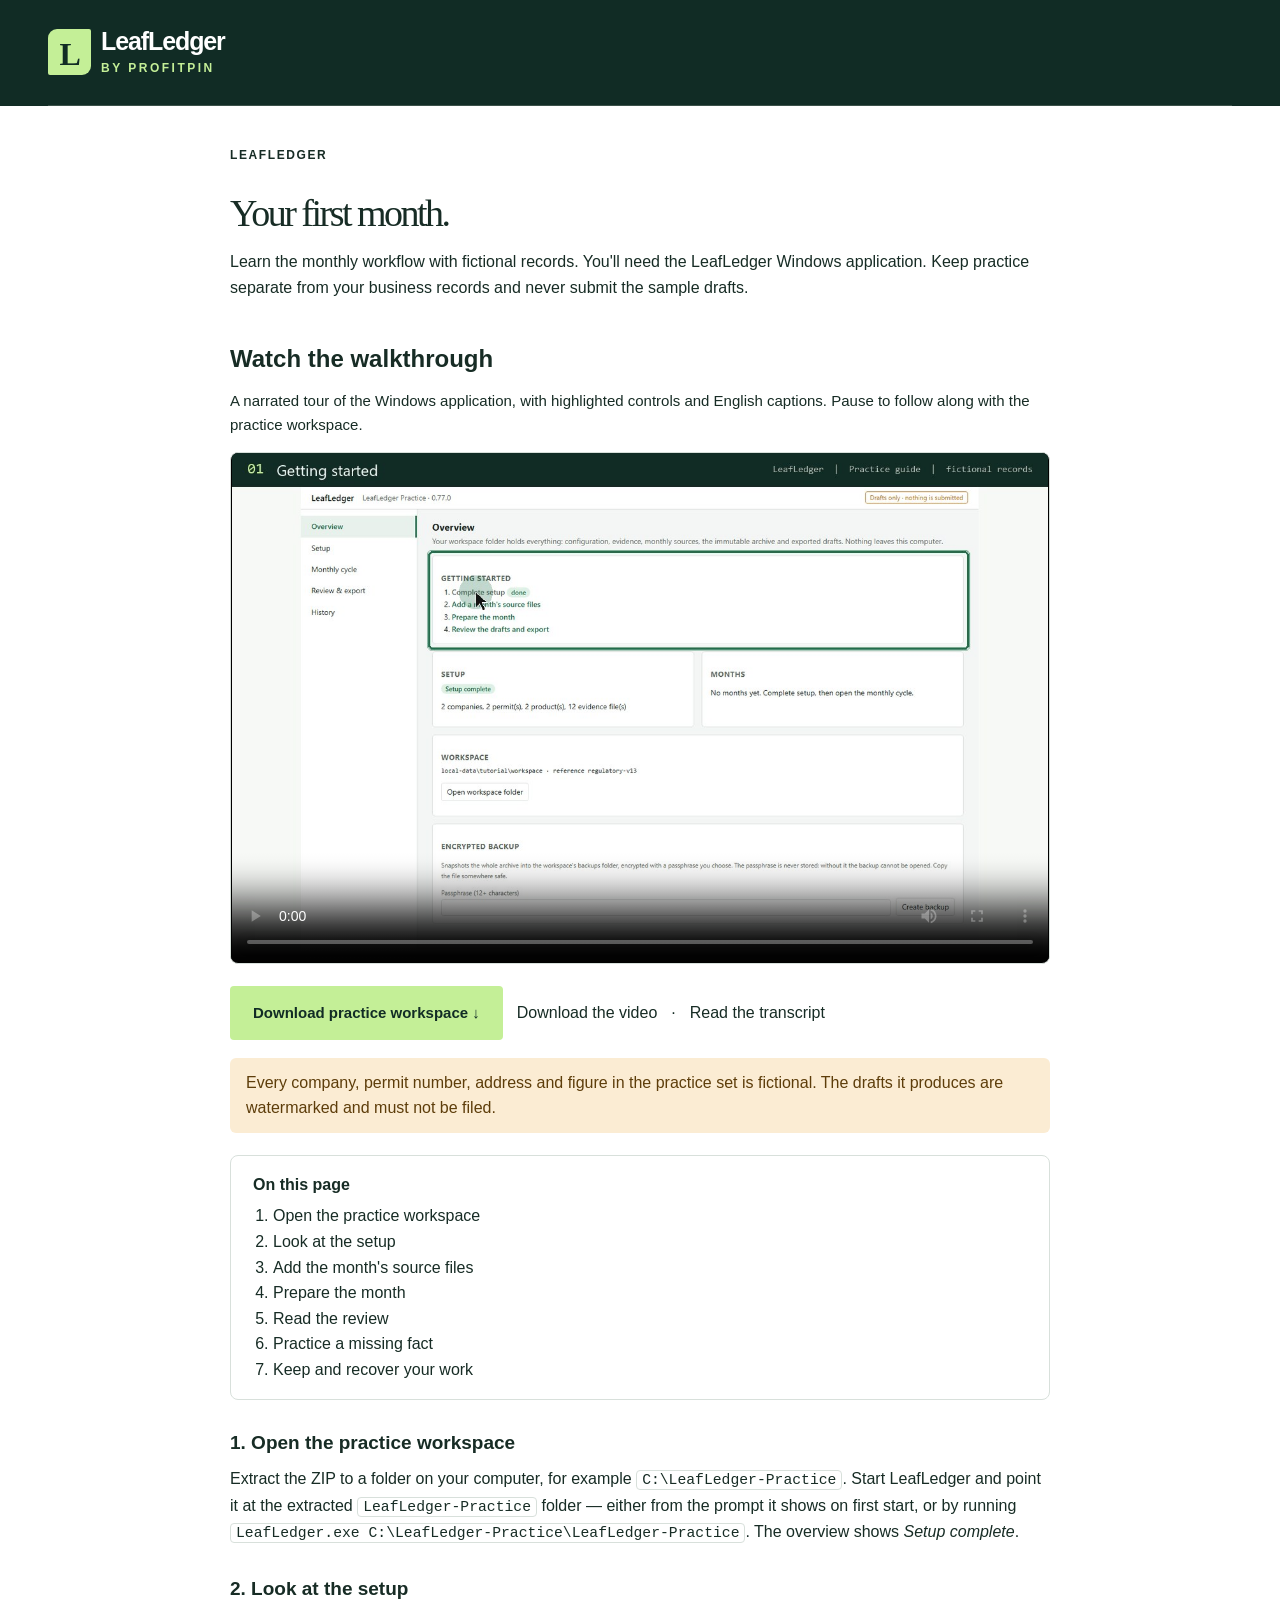
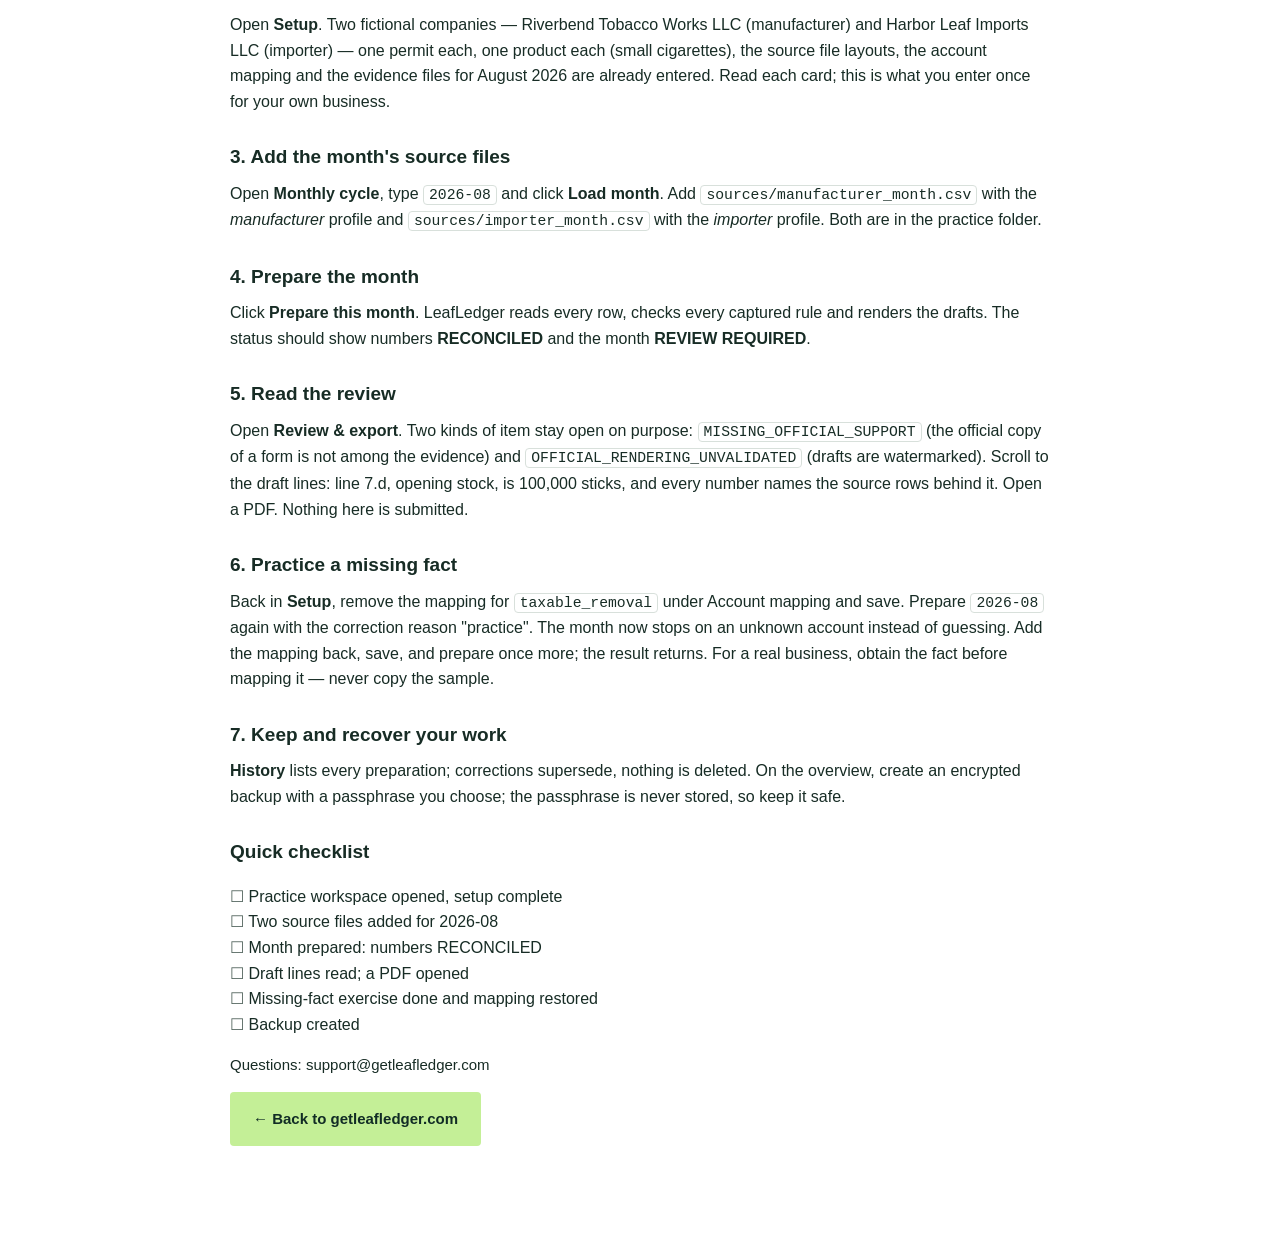
<file: tutorial.html>
<!doctype html>
<html lang="en">
<head>
  <meta charset="utf-8"><meta name="viewport" content="width=device-width,initial-scale=1">
  <title>Your first month — LeafLedger tutorial</title>
  <meta property="og:type" content="website">
  <meta property="og:site_name" content="LeafLedger">
  <meta property="og:title" content="LeafLedger — TTB 5210.5 / 5220.6 & FDA 3852 tobacco reporting software for manufacturers and importers">
  <meta property="og:description" content="Windows software that reconciles your monthly tobacco records and prepares TTB 5210.5, TTB 5220.6 and FDA 3852 report drafts with a full paper trail. Runs on your own computer. $199/month, 30-day no-card trial.">
  <meta property="og:url" content="https://getleafledger.com/tutorial.html">
  <meta name="twitter:card" content="summary">
  <meta name="description" content="A narrated walkthrough of the LeafLedger Windows application with fictional practice records: setup, the monthly cycle, review and export.">
  <meta name="theme-color" content="#112c25">
  <link rel="canonical" href="https://getleafledger.com/tutorial.html">
  <link rel="icon" href="/icon-512.png" type="image/png">
  <link rel="stylesheet" href="./styles.css">
  <style>
    .tutorial{max-width:860px;margin:0 auto;padding:40px 20px 80px}
    .tutorial h1{font-size:38px;line-height:1.1;margin:8px 0 14px}
    .tutorial h2{font-size:24px;margin:40px 0 10px}
    .tutorial h3{font-size:19px;margin:28px 0 8px}
    .tutorial p,.tutorial li{color:var(--ink);line-height:1.6}
    .muted{color:var(--muted);font-size:15px}
    video{width:100%;max-width:100%;aspect-ratio:16/10;background:#000;border-radius:8px;border:1px solid var(--line)}
    .links{display:flex;gap:14px;flex-wrap:wrap;align-items:center;margin:14px 0 6px}
    .toc{background:var(--white);border:1px solid var(--line);border-radius:8px;padding:16px 22px;margin:22px 0}
    .toc ol{margin:6px 0 0;padding-left:20px}
    .notice{background:#fbecd3;color:#5d3d0a;padding:12px 16px;border-radius:6px;margin:18px 0}
    code{font-family:ui-monospace,Consolas,monospace;font-size:.92em;background:var(--white);border:1px solid var(--line);border-radius:4px;padding:1px 5px}
    ul.check{list-style:none;padding:0}ul.check li::before{content:"☐ ";color:var(--muted)}
  </style>
  <link rel="apple-touch-icon" href="/icon-512.png">
</head>
<body>
  <div class="dark-opening">
    <header class="header wrap">
      <a class="brand" href="./" aria-label="LeafLedger home"><span class="brand-mark" aria-hidden="true">L</span><span class="brand-wordmark"><span>LeafLedger</span><small>BY PROFITPIN</small></span></a>
    </header>
  </div>
  <main class="tutorial" id="main">
    <p class="eyebrow">LEAFLEDGER</p>
    <h1>Your first month.</h1>
    <p>Learn the monthly workflow with fictional records. You'll need the LeafLedger Windows application. Keep practice separate from your business records and never submit the sample drafts.</p>

    <h2>Watch the walkthrough</h2>
    <p class="muted">A narrated tour of the Windows application, with highlighted controls and English captions. Pause to follow along with the practice workspace.</p>
    <video controls playsinline preload="metadata" poster="./tutorial-media/poster.jpg" aria-label="LeafLedger first-month video tutorial">
      <source src="./tutorial-media/LeafLedger-first-month.mp4" type="video/mp4">
      <track kind="captions" src="./tutorial-media/captions.vtt" srclang="en" label="English" default>
      Your browser does not support video. <a href="./tutorial-media/LeafLedger-first-month.mp4">Download the walkthrough</a>.
    </video>
    <div class="links">
      <a class="button button-lime" href="./LeafLedger-Practice.zip" download>Download practice workspace ↓</a>
      <a href="./tutorial-media/LeafLedger-first-month.mp4" download>Download the video</a> · <a href="./tutorial-media/transcript.txt">Read the transcript</a>
    </div>
    <div class="notice">Every company, permit number, address and figure in the practice set is fictional. The drafts it produces are watermarked and must not be filed.</div>

    <div class="toc"><strong>On this page</strong>
      <ol>
        <li><a href="#open">Open the practice workspace</a></li>
        <li><a href="#setup">Look at the setup</a></li>
        <li><a href="#sources">Add the month's source files</a></li>
        <li><a href="#prepare">Prepare the month</a></li>
        <li><a href="#review">Read the review</a></li>
        <li><a href="#missing">Practice a missing fact</a></li>
        <li><a href="#keep">Keep and recover your work</a></li>
      </ol></div>

    <h3 id="open">1. Open the practice workspace</h3>
    <p>Extract the ZIP to a folder on your computer, for example <code>C:\LeafLedger-Practice</code>. Start LeafLedger and point it at the extracted <code>LeafLedger-Practice</code> folder — either from the prompt it shows on first start, or by running <code>LeafLedger.exe C:\LeafLedger-Practice\LeafLedger-Practice</code>. The overview shows <em>Setup complete</em>.</p>

    <h3 id="setup">2. Look at the setup</h3>
    <p>Open <strong>Setup</strong>. Two fictional companies — Riverbend Tobacco Works LLC (manufacturer) and Harbor Leaf Imports LLC (importer) — one permit each, one product each (small cigarettes), the source file layouts, the account mapping and the evidence files for August 2026 are already entered. Read each card; this is what you enter once for your own business.</p>

    <h3 id="sources">3. Add the month's source files</h3>
    <p>Open <strong>Monthly cycle</strong>, type <code>2026-08</code> and click <strong>Load month</strong>. Add <code>sources/manufacturer_month.csv</code> with the <em>manufacturer</em> profile and <code>sources/importer_month.csv</code> with the <em>importer</em> profile. Both are in the practice folder.</p>

    <h3 id="prepare">4. Prepare the month</h3>
    <p>Click <strong>Prepare this month</strong>. LeafLedger reads every row, checks every captured rule and renders the drafts. The status should show numbers <strong>RECONCILED</strong> and the month <strong>REVIEW REQUIRED</strong>.</p>

    <h3 id="review">5. Read the review</h3>
    <p>Open <strong>Review &amp; export</strong>. Two kinds of item stay open on purpose: <code>MISSING_OFFICIAL_SUPPORT</code> (the official copy of a form is not among the evidence) and <code>OFFICIAL_RENDERING_UNVALIDATED</code> (drafts are watermarked). Scroll to the draft lines: line 7.d, opening stock, is 100,000 sticks, and every number names the source rows behind it. Open a PDF. Nothing here is submitted.</p>

    <h3 id="missing">6. Practice a missing fact</h3>
    <p>Back in <strong>Setup</strong>, remove the mapping for <code>taxable_removal</code> under Account mapping and save. Prepare <code>2026-08</code> again with the correction reason "practice". The month now stops on an unknown account instead of guessing. Add the mapping back, save, and prepare once more; the result returns. For a real business, obtain the fact before mapping it — never copy the sample.</p>

    <h3 id="keep">7. Keep and recover your work</h3>
    <p><strong>History</strong> lists every preparation; corrections supersede, nothing is deleted. On the overview, create an encrypted backup with a passphrase you choose; the passphrase is never stored, so keep it safe.</p>

    <h3>Quick checklist</h3>
    <ul class="check">
      <li>Practice workspace opened, setup complete</li>
      <li>Two source files added for 2026-08</li>
      <li>Month prepared: numbers RECONCILED</li>
      <li>Draft lines read; a PDF opened</li>
      <li>Missing-fact exercise done and mapping restored</li>
      <li>Backup created</li>
    </ul>
    <p class="muted">Questions: <a href="mailto:support@getleafledger.com">support@getleafledger.com</a></p>
    <p><a class="button button-lime" href="./">← Back to getleafledger.com</a></p>
  </main>
<script src="/lead-source.js" defer></script></body>
</html>
</file>
<file: styles.css>
:root{--forest:#112c25;--forest-light:#1e4035;--lime:#c4ef97;--ink:#172c25;--muted:#52645d;--line:#d8e0db;--paper:#f7f9f6;--white:#fff}*{box-sizing:border-box}html{scroll-behavior:smooth;scroll-padding-top:30px}body{margin:0;color:var(--ink);background:var(--white);font-family:Arial,Helvetica,sans-serif;font-size:16px;line-height:1.6}a{color:inherit;text-decoration:none}button{font:inherit;cursor:pointer}a,button,summary{touch-action:manipulation}a:focus-visible,button:focus-visible,summary:focus-visible,[tabindex]:focus-visible{outline:3px solid #6f9c44;outline-offset:5px}.wrap{width:min(1232px,calc(100% - 96px));margin-inline:auto}.dark-opening{background:var(--forest);color:white}.header{min-height:106px;display:flex;align-items:center;justify-content:space-between;border-bottom:1px solid #3b5149;gap:30px}.brand{font-size:25px;letter-spacing:-1.1px;font-weight:700;display:inline-flex;gap:10px;align-items:center;white-space:nowrap}.brand-mark{display:grid;place-items:center;width:31px;height:33px;background:var(--lime);border-radius:9px 2px 9px 2px;font-size:24px;font-weight:800;color:var(--forest);font-family:Georgia,serif}.header nav{display:flex;align-items:center;gap:32px;font-size:14px}.header nav a:hover{color:var(--lime)}.nav-contact{border:1px solid #75877d;padding:11px 18px;border-radius:5px}.nav-contact span{margin-left:20px}.menu-toggle{display:none}.hero{padding-block:82px 78px;display:grid;grid-template-columns:1.15fr 1fr;gap:65px;align-items:center}.eyebrow{font-size:12px;font-weight:700;letter-spacing:1.6px;margin:0 0 28px}.hero .eyebrow{font-size:12px;letter-spacing:1.2px;color:#d7e4dc;display:flex;flex-wrap:wrap;align-items:center;gap:15px}.status-label{border:1px solid #697c70;padding:5px 9px;border-radius:3px;color:var(--lime)}h1,h2,h3,p{margin-top:0}h1{font-family:Georgia,'Times New Roman',serif;font-weight:400;font-size:clamp(42px,4.8vw,68px);line-height:1.09;letter-spacing:-2.5px;margin-bottom:29px}h1 em{font-weight:400;font-style:italic;color:var(--lime);white-space:nowrap}.hero-description{font-size:18px;line-height:1.7;color:#d1ded6;max-width:495px;margin-bottom:30px}.hero-actions{display:flex;align-items:center;gap:26px}.button{display:inline-flex;justify-content:center;align-items:center;gap:34px;padding:15px 23px;border-radius:4px;font-size:15px;font-weight:700;transition:background .2s,transform .2s}.button:hover{transform:translateY(-2px)}.button-lime{background:var(--lime);color:var(--forest)}.button-lime:hover{background:#d7f6b7}.text-link{font-size:14px;border-bottom:1px solid #9cb1a4;padding:8px 0}.text-link span{padding-left:10px}.hero-note{font-size:13px;color:#b5c9bd;margin:27px 0 0;line-height:1.7}.ledger-visual{background:#fbfcf9;color:var(--ink);border-radius:10px;box-shadow:0 25px 60px #0003;transform:rotate(1deg);overflow:hidden;border:1px solid #dae4dd}.ledger-top{padding:19px 24px;border-bottom:1px solid var(--line);display:flex;justify-content:space-between;align-items:center;gap:14px}.mini-brand{font-size:12px;font-weight:800;letter-spacing:1.7px}.sample-tag{font-size:12px;letter-spacing:.7px;color:var(--muted);border:1px solid var(--line);padding:3px 6px;border-radius:3px}.ledger-heading{padding:28px 26px 8px}.ledger-heading>span{font-size:12px;letter-spacing:1.6px;color:var(--muted)}.ledger-heading h2{font-family:Georgia,serif;font-size:28px;font-weight:400;margin:5px 0 17px;letter-spacing:-.8px}.file-row{display:flex;align-items:center;gap:12px;padding:19px 24px;border-bottom:1px solid #e3e8e3}.file-icon{width:34px;height:40px;flex-shrink:0;display:grid;place-items:center;background:#edf2e9;border:1px solid #d3dfcd;border-radius:4px;color:#365337;font-size:21px}.file-row strong{font-size:14px;display:block;line-height:1.5}.file-row div>span{display:block;font-size:12px;color:var(--muted);margin-top:3px}.step-index{font-size:12px;color:#819085;margin-left:auto;padding-left:5px}.example-exception{display:flex;gap:11px;margin:20px 24px;padding:15px 13px;background:#f8efdb;border:1px solid #dfcd9b;border-radius:5px}.example-exception>span{height:20px;width:20px;flex-shrink:0;display:grid;place-items:center;border:1px solid #917433;border-radius:50%;color:#755813;font-weight:700;font-size:12px}.example-exception strong{display:block;font-size:13px;color:#654e1b}.example-exception p{font-size:12px;color:#7a663d;margin:3px 0 0}.final-row{border-top:1px solid #e3e8e3}.ledger-bottom{background:#edf2e9;padding:15px 24px;display:flex;justify-content:space-between;gap:10px;font-size:12px;letter-spacing:1px;font-weight:700;color:#53624b}.principles{display:flex;justify-content:space-between;gap:20px;padding:27px 0 30px;border-top:1px solid #3b5149;font-size:13px;color:#d4e0d8}.principles span:before{content:'✓';color:var(--lime);margin-right:12px}.section{padding-block:95px}.section-intro{max-width:650px;margin-bottom:42px}.section-intro .eyebrow,.faq-section .eyebrow{color:#5b7063;margin-bottom:17px}.section h2,.ownership-section h2,.contact-section h2{font-family:Georgia,serif;font-weight:400;font-size:clamp(35px,3.5vw,49px);line-height:1.13;letter-spacing:-1.5px;margin-bottom:23px}.section-intro>p:last-child{font-size:17px;color:var(--muted);max-width:560px}.workflow-layout{display:grid;grid-template-columns:1fr 1.12fr;gap:65px}.workflow-tabs{display:flex;flex-direction:column}.workflow-tabs button{display:flex;align-items:center;gap:19px;border:0;border-top:1px solid var(--line);background:white;text-align:left;padding:27px 15px;color:var(--muted);transition:background .2s}.workflow-tabs button:last-child{border-bottom:1px solid var(--line)}.workflow-tabs button[aria-selected=true]{color:var(--ink);background:#edf4e6;border-top-color:var(--ink)}.workflow-tabs button>span{font-size:12px;align-self:flex-start;margin-top:2px}.workflow-tabs strong{font-size:17px;display:block}.workflow-tabs small{display:block;font-size:14px;margin-top:4px;color:var(--muted)}.workflow-tabs b{margin-left:auto;font-size:21px;font-weight:400}.workflow-panel{background:var(--paper);border:1px solid var(--line);border-radius:7px;padding:34px 38px;min-height:352px}.workflow-panel[hidden]{display:none}.panel-label{font-size:12px;letter-spacing:1.5px;font-weight:700;color:#5d735d}.workflow-panel h3{font-family:Georgia,serif;font-size:33px;font-weight:400;line-height:1.15;letter-spacing:-.8px;margin:17px 0}.workflow-panel p{color:var(--muted);font-size:15px}.mapping-line{display:flex;flex-wrap:wrap;align-items:center;gap:10px;margin:25px 0;font-size:12px}.mapping-line span:not([aria-hidden]),.mapping-line strong{background:white;border:1px solid var(--line);padding:7px 9px;border-radius:3px}.mapping-line strong{background:var(--forest);color:white}.workflow-panel .panel-footnote{font-size:12px;border-top:1px solid var(--line);padding-top:15px;margin:0}.exception-labels{display:flex;gap:8px;flex-wrap:wrap;margin:25px 0;font-size:13px}.exception-labels span{border:1px solid #d5c390;background:#f8efdb;padding:6px 9px;color:#6c521a;border-radius:3px}.ownership-section{background:#edf2ea;padding-block:77px}.ownership-grid{display:grid;grid-template-columns:.9fr 1.2fr;gap:90px}.ownership-section .eyebrow{font-size:12px;color:#5d735d}.ownership-points article{display:flex;gap:25px;padding:21px 0;border-bottom:1px solid #cdd8cb}.ownership-points article:first-child{padding-top:0}.ownership-points article:last-child{border-bottom:0;padding-bottom:0}.ownership-points article>span{font-size:12px;color:#60745d;margin-top:5px}.ownership-points h3{font-size:19px;letter-spacing:-.3px;margin-bottom:7px}.ownership-points p{color:var(--muted);font-size:15px;margin:0}.coverage-intro{display:flex;max-width:none;justify-content:space-between;gap:60px;align-items:end}.coverage-intro h2{margin:0}.coverage-intro>p{max-width:360px!important;margin:0}.report-grid{display:grid;grid-template-columns:repeat(3,1fr);border-top:1px solid var(--line);border-bottom:1px solid var(--line)}.report-grid article{padding:30px;border-right:1px solid var(--line)}.report-grid article:first-child{padding-left:0}.report-grid article:last-child{border-right:0;padding-right:0}.report-agency{font-size:12px;letter-spacing:2px;font-weight:700;color:var(--muted)}.report-grid h3{font-family:Georgia,serif;font-size:43px;line-height:1.1;font-weight:400;margin:14px 0 23px;letter-spacing:-1px}.report-grid p{color:var(--muted);font-size:15px;min-height:76px;margin-bottom:25px}.price-cur{font-size:.42em;font-weight:500;vertical-align:top;position:relative;top:.28em;margin-right:.04em}.price-dec{font-size:.42em;font-weight:500;letter-spacing:0}.report-caption{font-size:12px;letter-spacing:1.3px;font-weight:700}.scope-note{font-size:13px;color:var(--muted);line-height:1.8;margin-top:25px;max-width:920px}.scope-note strong{color:var(--ink)}.faq-section{border-top:1px solid var(--line);display:grid;grid-template-columns:.7fr 1.3fr;gap:80px}.faq-list details{border-bottom:1px solid var(--line)}.faq-list details:first-child{border-top:1px solid var(--line)}summary{cursor:pointer;display:flex;justify-content:space-between;align-items:center;gap:20px;font-size:17px;font-weight:600;padding:22px 0;list-style:none}summary::-webkit-details-marker{display:none}summary span{font-size:21px;font-weight:400;color:#667f5e;transition:transform .2s}details[open] summary span{transform:rotate(45deg)}details p{font-size:15px;color:var(--muted);padding-right:30px;margin:0 0 25px}.contact-section{background:var(--forest);color:white;padding:76px 0 73px}.contact-inner{text-align:center}.contact-section .eyebrow{color:var(--lime);font-size:12px;margin-bottom:23px}.contact-section h2{font-size:clamp(38px,4vw,56px);margin-bottom:30px}.email-link{display:block;width:fit-content;margin:22px auto 0;border-bottom:1px solid #6c8274;font-size:16px}.contact-inner>p:last-child{font-size:12px;color:#b5c9bd;line-height:1.8;margin:20px 0 0}.footer{display:flex;gap:25px;align-items:center;justify-content:space-between;min-height:112px}.footer p,.footer>span{font-size:12px;color:var(--muted);margin:0}.footer .brand{font-size:21px}.footer .brand-mark{width:26px;height:28px;font-size:21px}.skip{position:fixed;top:-100px;left:20px;background:var(--lime);color:var(--ink);padding:12px;z-index:100}.skip:focus{top:10px}@media(min-width:1450px){.hero{gap:90px;padding-block:105px}.hero h1{font-size:70px}}@media(max-width:1050px){.wrap{width:calc(100% - 56px)}.hero{gap:35px}.hero h1{font-size:51px}h1 em{white-space:normal}.hero-description{font-size:16px}.header nav{gap:19px}.workflow-layout{gap:30px}.ownership-grid{gap:50px}.file-row{padding-inline:17px}.ledger-heading{padding-inline:20px}.ledger-top{padding-inline:17px}.sample-tag{font-size:12px}.coverage-intro{gap:35px}.report-grid article{padding-inline:23px}.faq-section{gap:40px}}@media(max-width:760px){.wrap{width:calc(100% - 40px)}.header{min-height:80px;position:relative;gap:10px}.brand{font-size:23px}.menu-toggle{display:flex;gap:15px;border:1px solid #697c70;border-radius:4px;background:none;color:white;padding:7px 11px;font-size:14px}.header nav{display:none;position:absolute;left:0;right:0;top:79px;background:var(--forest);z-index:10;padding:20px;border:1px solid #566b5e;flex-direction:column;align-items:stretch;gap:22px}.header nav.open{display:flex}.hero{grid-template-columns:1fr;padding-block:47px 45px;gap:42px}.hero h1{font-size:clamp(43px,8.5vw,62px);letter-spacing:-1.8px}.hero .eyebrow{font-size:12px;gap:10px}.hero-description{max-width:550px}.hero-note{font-size:12px}.ledger-visual{transform:none;max-width:530px;width:100%;margin-inline:auto}.ledger-top{padding:17px 20px}.sample-tag{font-size:12px}.file-row{padding:17px 20px}.file-row strong{font-size:15px}.file-row div>span{font-size:12px}.principles{display:grid;grid-template-columns:1fr 1fr;gap:18px;font-size:12px;padding-block:25px}.principles span:before{margin-right:7px}.section{padding-block:60px}.section-intro{margin-bottom:30px}.section h2,.ownership-section h2{font-size:38px}.workflow-layout{grid-template-columns:1fr;gap:26px}.workflow-tabs button{padding:20px 13px}.workflow-panel{padding:28px;min-height:340px}.ownership-section{padding-block:55px}.ownership-grid{grid-template-columns:1fr;gap:20px}.coverage-intro{display:block}.coverage-intro>p{max-width:550px!important;margin-top:20px}.report-grid{grid-template-columns:1fr}.report-grid article,.report-grid article:first-child,.report-grid article:last-child{border:0;border-bottom:1px solid var(--line);padding:25px 0}.report-grid article:last-child{border-bottom:0}.report-grid h3{font-size:38px;margin:9px 0 15px}.report-grid p{min-height:0;max-width:520px;margin-bottom:18px}.faq-section{grid-template-columns:1fr;gap:12px}.faq-section h2 br{display:none}summary{font-size:16px;padding-block:20px}.contact-section{padding-block:59px}.contact-section h2{font-size:39px}.footer{flex-wrap:wrap;justify-content:flex-start;padding-block:28px;gap:16px}.footer .brand{width:100%}.footer>span{margin-left:auto;font-size:12px}.footer p{font-size:12px}}@media(max-width:380px){.hero-actions{gap:16px}.button{padding:14px 17px;gap:20px}.text-link{font-size:13px}.hero h1{font-size:42px}.ledger-top{gap:5px;padding-inline:13px}.mini-brand{font-size:12px}.sample-tag{font-size:12px}.file-row{gap:9px;padding-inline:13px}.file-row strong{font-size:14px}.file-row div>span{font-size:12px}.step-index{display:none}.principles{font-size:12px}.footer>span{margin-left:0}}@media(prefers-reduced-motion:reduce){html{scroll-behavior:auto}*{transition:none!important}}

.brand-wordmark{display:flex;flex-direction:column;gap:7px;line-height:1}.brand-wordmark small{font-size:12px;letter-spacing:2.5px;font-weight:700;line-height:1.2}.header .brand-mark{width:43px;height:46px;font-size:32px}.header .brand-wordmark small{color:var(--lime)}.footer .brand-mark{width:36px;height:40px;font-size:28px}.hero-actions{flex-wrap:wrap;gap:16px}.button-outline{border:1px solid #9cb1a4;color:white;background:transparent}.button-outline:hover{background:#26473b}.hero-actions .button{min-height:55px;line-height:1.4}.hero-actions .button span{display:inline-block;font-size:18px;line-height:1}
.hero-actions .button-outline{background:#ffffff;color:#112c25;border-color:#ffffff}.hero-actions .button-outline:hover{background:#eaf3e3;border-color:#eaf3e3}
</file>
